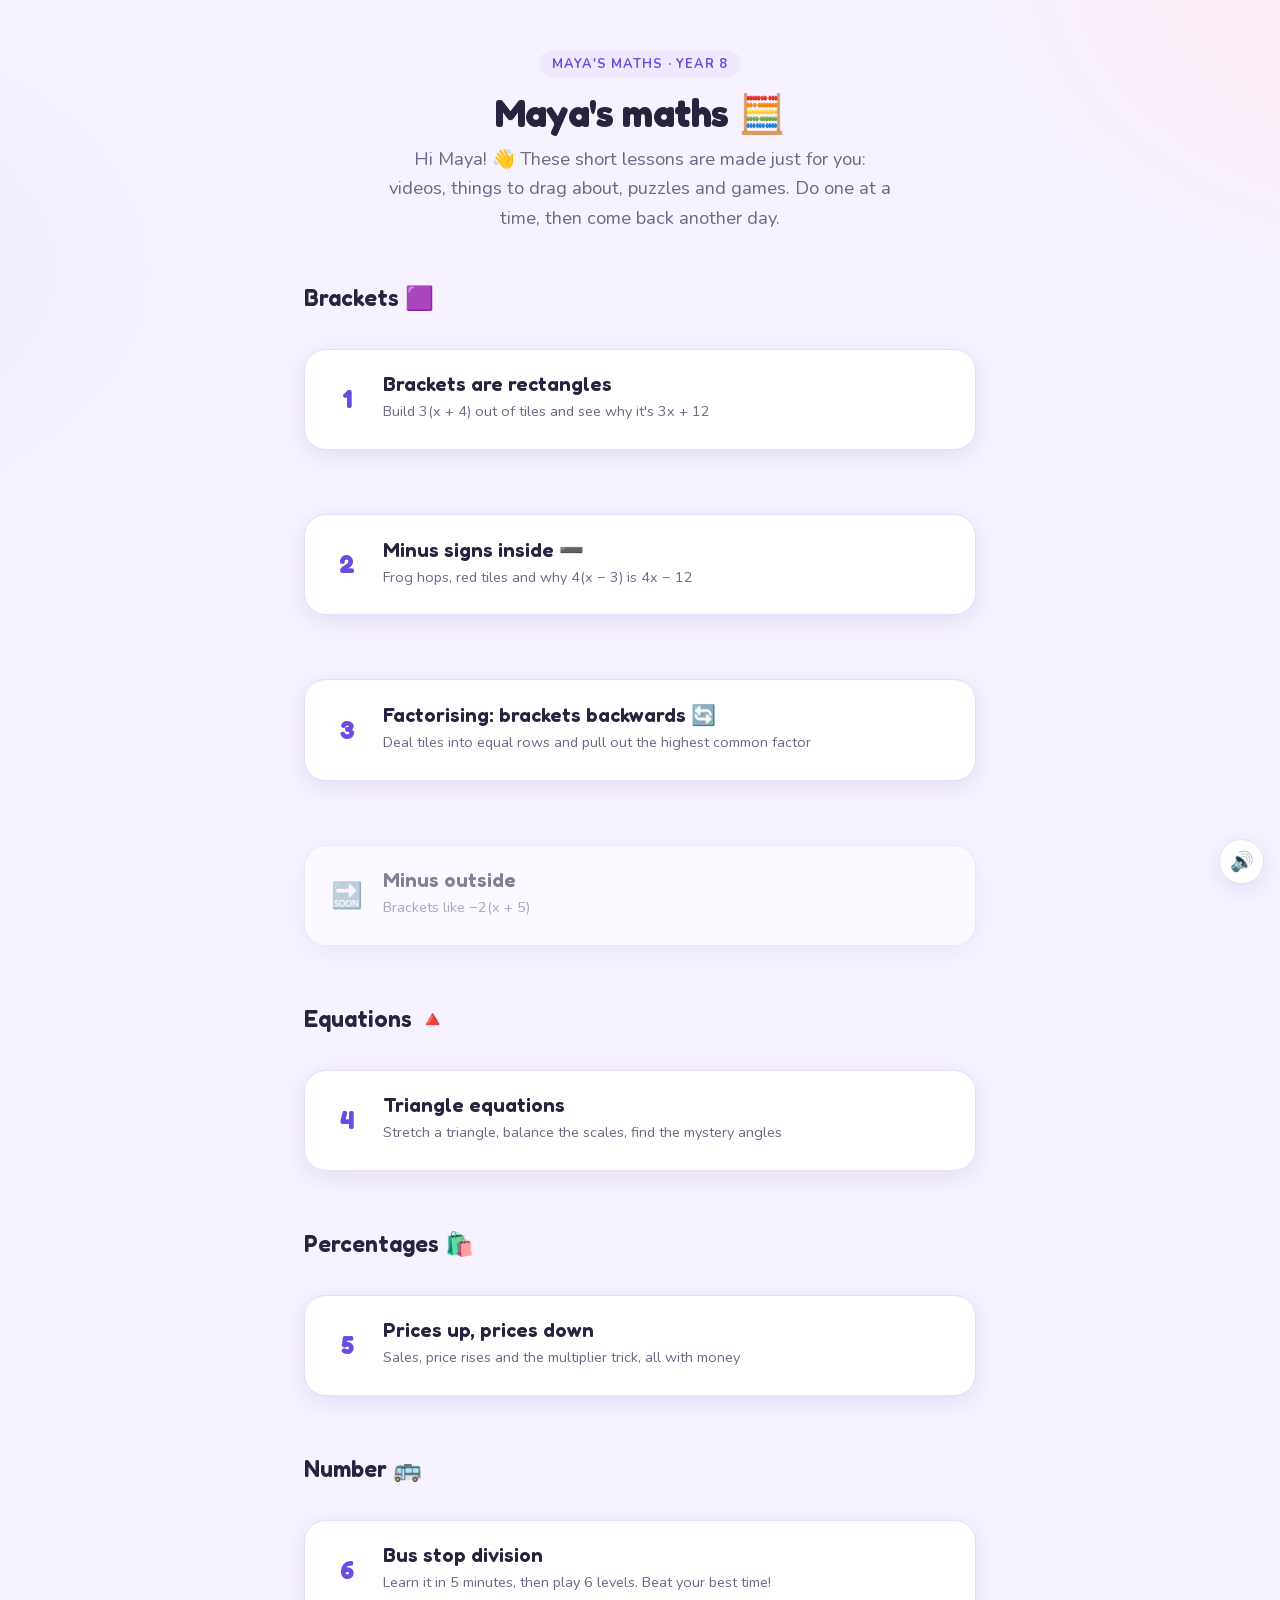
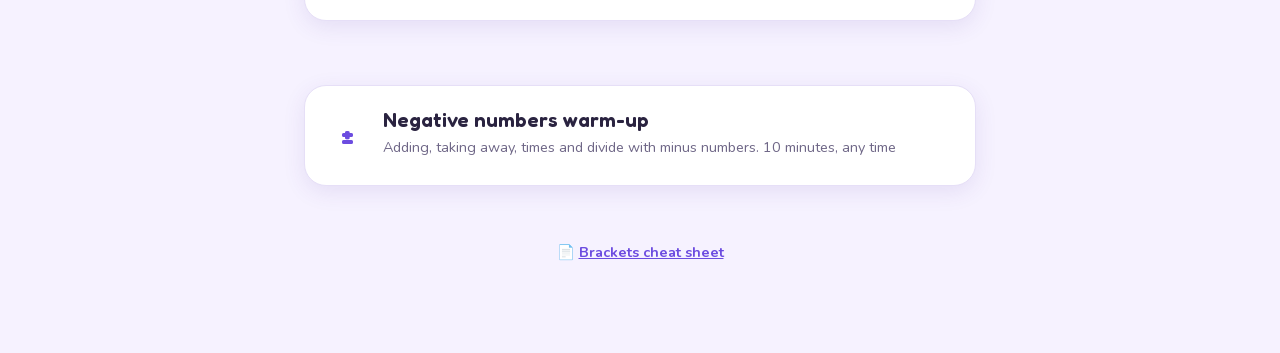
<file: index.html>
<!doctype html>
<html lang="en-GB" data-learner="Maya">
<head>
<meta charset="utf-8">
<meta name="viewport" content="width=device-width, initial-scale=1, viewport-fit=cover">
<meta name="theme-color" content="#6c4ce0">
<meta name="apple-mobile-web-app-capable" content="yes">
<meta name="mobile-web-app-capable" content="yes">
<meta name="apple-mobile-web-app-title" content="Maya's Maths">
<meta name="apple-mobile-web-app-status-bar-style" content="default">
<link rel="manifest" href="manifest.webmanifest">
<link rel="apple-touch-icon" href="icons/apple-touch-icon.png">
<link rel="icon" type="image/png" sizes="192x192" href="icons/icon-192.png">
<script src="assets/pwa.js"></script>
<title>Maya's Maths</title>
<link rel="stylesheet" href="assets/course.css">
<script src="assets/sounds.js"></script>
<script src="assets/lesson.js"></script>
<script src="assets/whimsy.js"></script>
<style>
  .lesson-list { display: grid; gap: 1rem; margin-top: 1.5rem; }
  .lesson-link { display: flex; align-items: center; gap: 1rem; text-decoration: none; color: var(--ink); }
  .lesson-link .num { font: 700 1.6rem var(--display); color: var(--accent); width: 2.5rem; text-align: center; }
  .lesson-link strong { font: 600 1.25rem var(--display); display: block; }
  .soon { opacity: .55; }
</style>
</head>
<body>
<main>
  <header class="hero">
    <p class="kicker">Maya's maths · Year 8</p>
    <h1>Maya's <span data-sparkles>maths</span> <span class="wiggle">🧮</span></h1>
    <p class="lede">Hi Maya! 👋 These short lessons are made just for you: videos, things to drag about, puzzles and games. Do one at a time, then come back another day.</p>
  </header>

  <h2 style="margin-top:1.5rem">Brackets 🟪</h2>
  <div class="lesson-list" style="margin-top:.8rem">
    <a class="card lesson-link" href="lessons/0001-brackets-as-rectangles.html">
      <span class="num">1</span>
      <span><strong>Brackets are rectangles</strong><span class="meta">Build 3(x + 4) out of tiles and see why it's 3x + 12</span></span>
    </a>
    <a class="card lesson-link" href="lessons/0002-minus-inside.html">
      <span class="num">2</span>
      <span><strong>Minus signs inside ➖</strong><span class="meta">Frog hops, red tiles and why 4(x − 3) is 4x − 12</span></span>
    </a>
    <a class="card lesson-link" href="lessons/0003-factorising.html">
      <span class="num">3</span>
      <span><strong>Factorising: brackets backwards 🔄</strong><span class="meta">Deal tiles into equal rows and pull out the highest common factor</span></span>
    </a>
    <div class="card lesson-link soon">
      <span class="num">🔜</span>
      <span><strong>Minus outside</strong><span class="meta">Brackets like −2(x + 5)</span></span>
    </div>
  </div>

  <h2 style="margin-top:2.2rem">Equations 🔺</h2>
  <div class="lesson-list" style="margin-top:.8rem">
    <a class="card lesson-link" href="lessons/0004-triangle-equations.html">
      <span class="num">4</span>
      <span><strong>Triangle equations</strong><span class="meta">Stretch a triangle, balance the scales, find the mystery angles</span></span>
    </a>
  </div>

  <h2 style="margin-top:2.2rem">Percentages 🛍️</h2>
  <div class="lesson-list" style="margin-top:.8rem">
    <a class="card lesson-link" href="lessons/0005-percentage-change.html">
      <span class="num">5</span>
      <span><strong>Prices up, prices down</strong><span class="meta">Sales, price rises and the multiplier trick, all with money</span></span>
    </a>
  </div>

  <h2 style="margin-top:2.2rem">Number 🚌</h2>
  <div class="lesson-list" style="margin-top:.8rem">
    <a class="card lesson-link" href="lessons/0006-bus-stop-division.html">
      <span class="num">6</span>
      <span><strong>Bus stop division</strong><span class="meta">Learn it in 5 minutes, then play 6 levels. Beat your best time!</span></span>
    </a>
    <a class="card lesson-link" href="lessons/extra-negative-numbers.html">
      <span class="num">±</span>
      <span><strong>Negative numbers warm-up</strong><span class="meta">Adding, taking away, times and divide with minus numbers. 10 minutes, any time</span></span>
    </a>
  </div>

  <p class="meta" style="text-align:center;margin-top:2rem">📄 <a href="reference/expanding-brackets.html">Brackets cheat sheet</a></p>
</main>
</body>
</html>
</file>
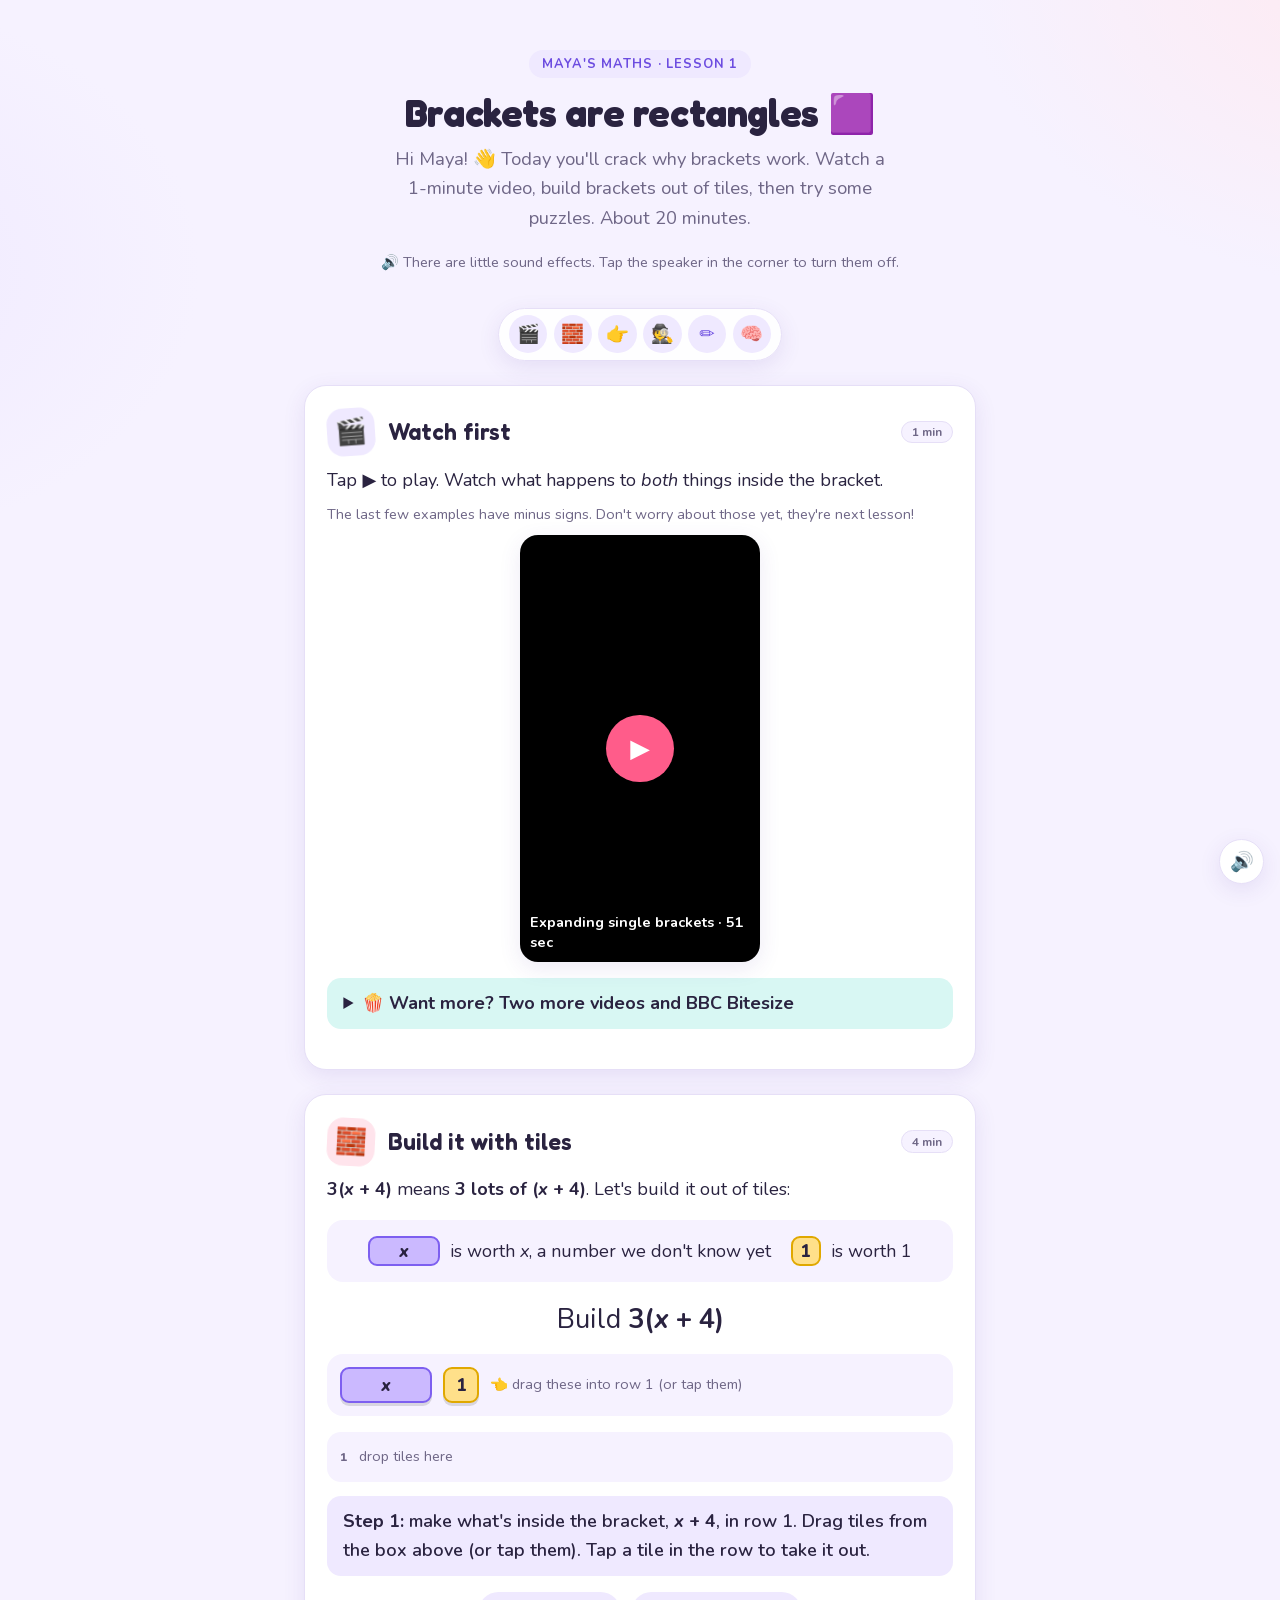
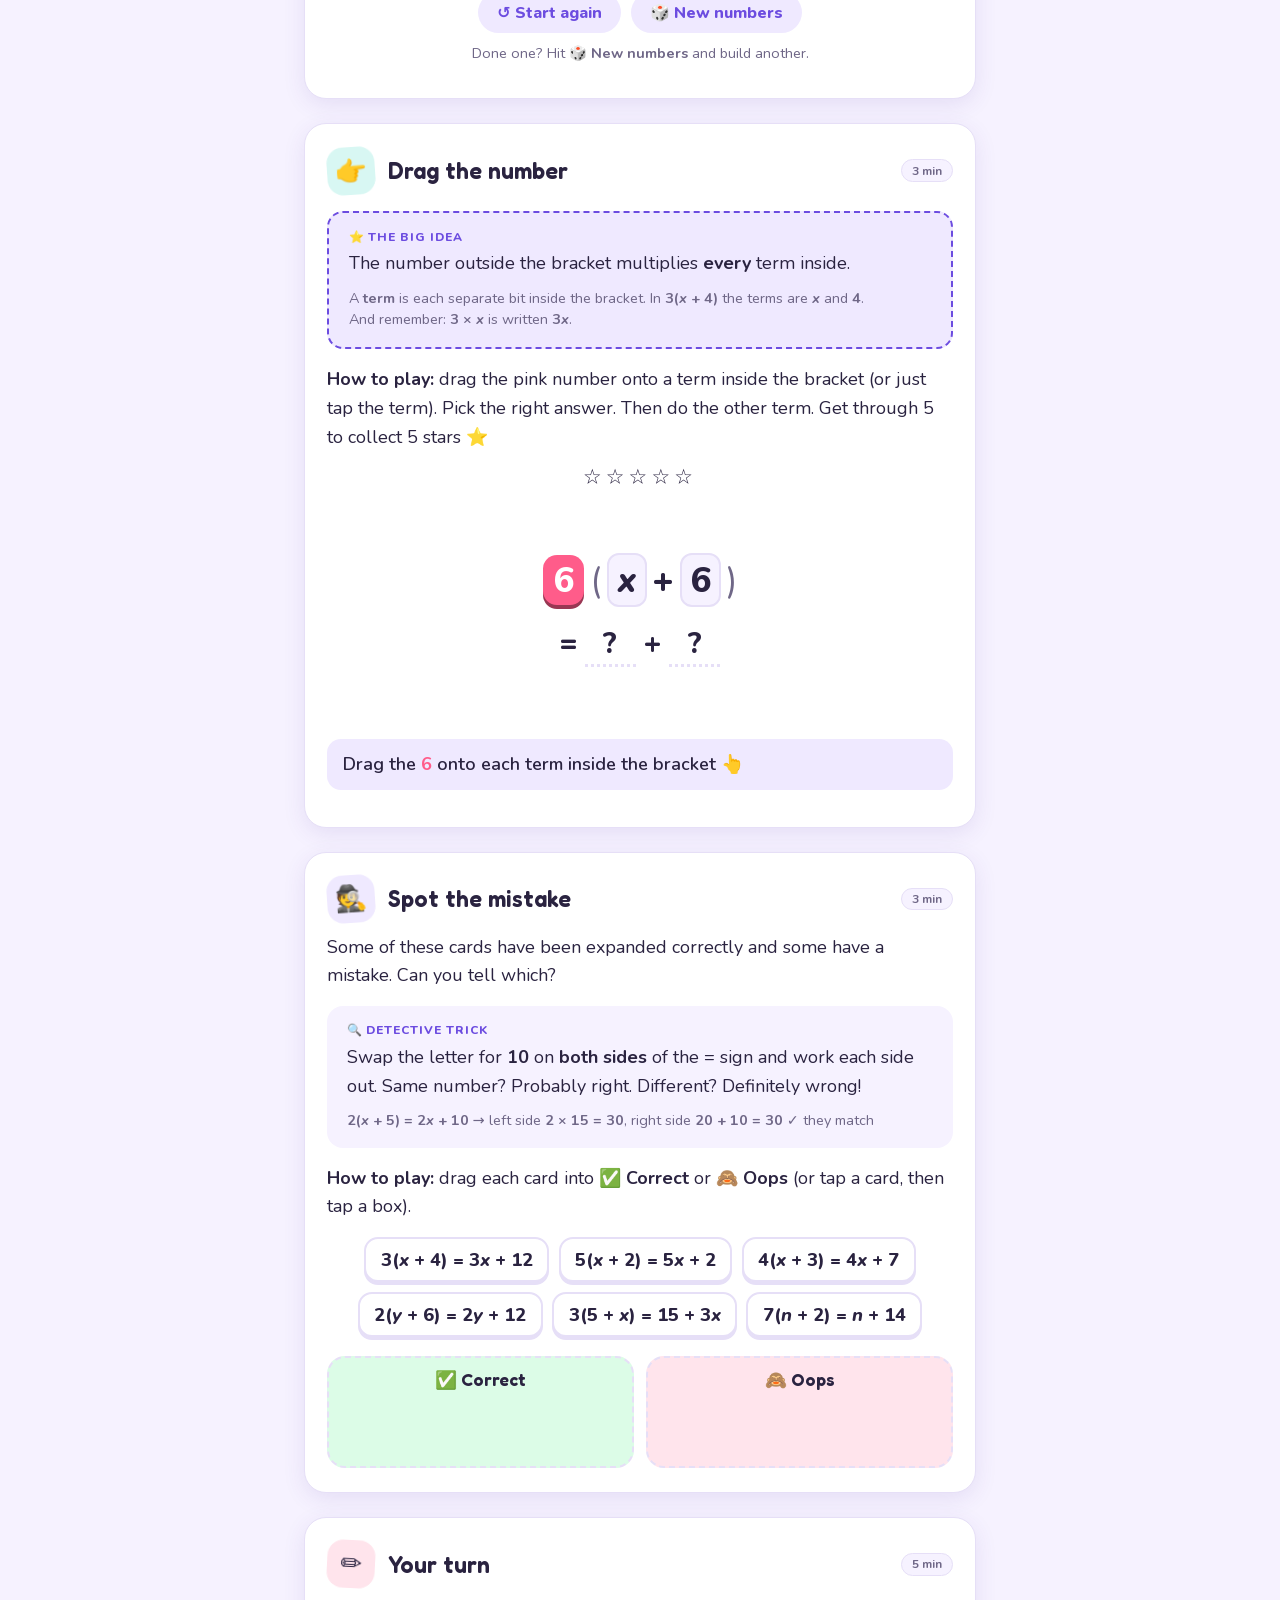
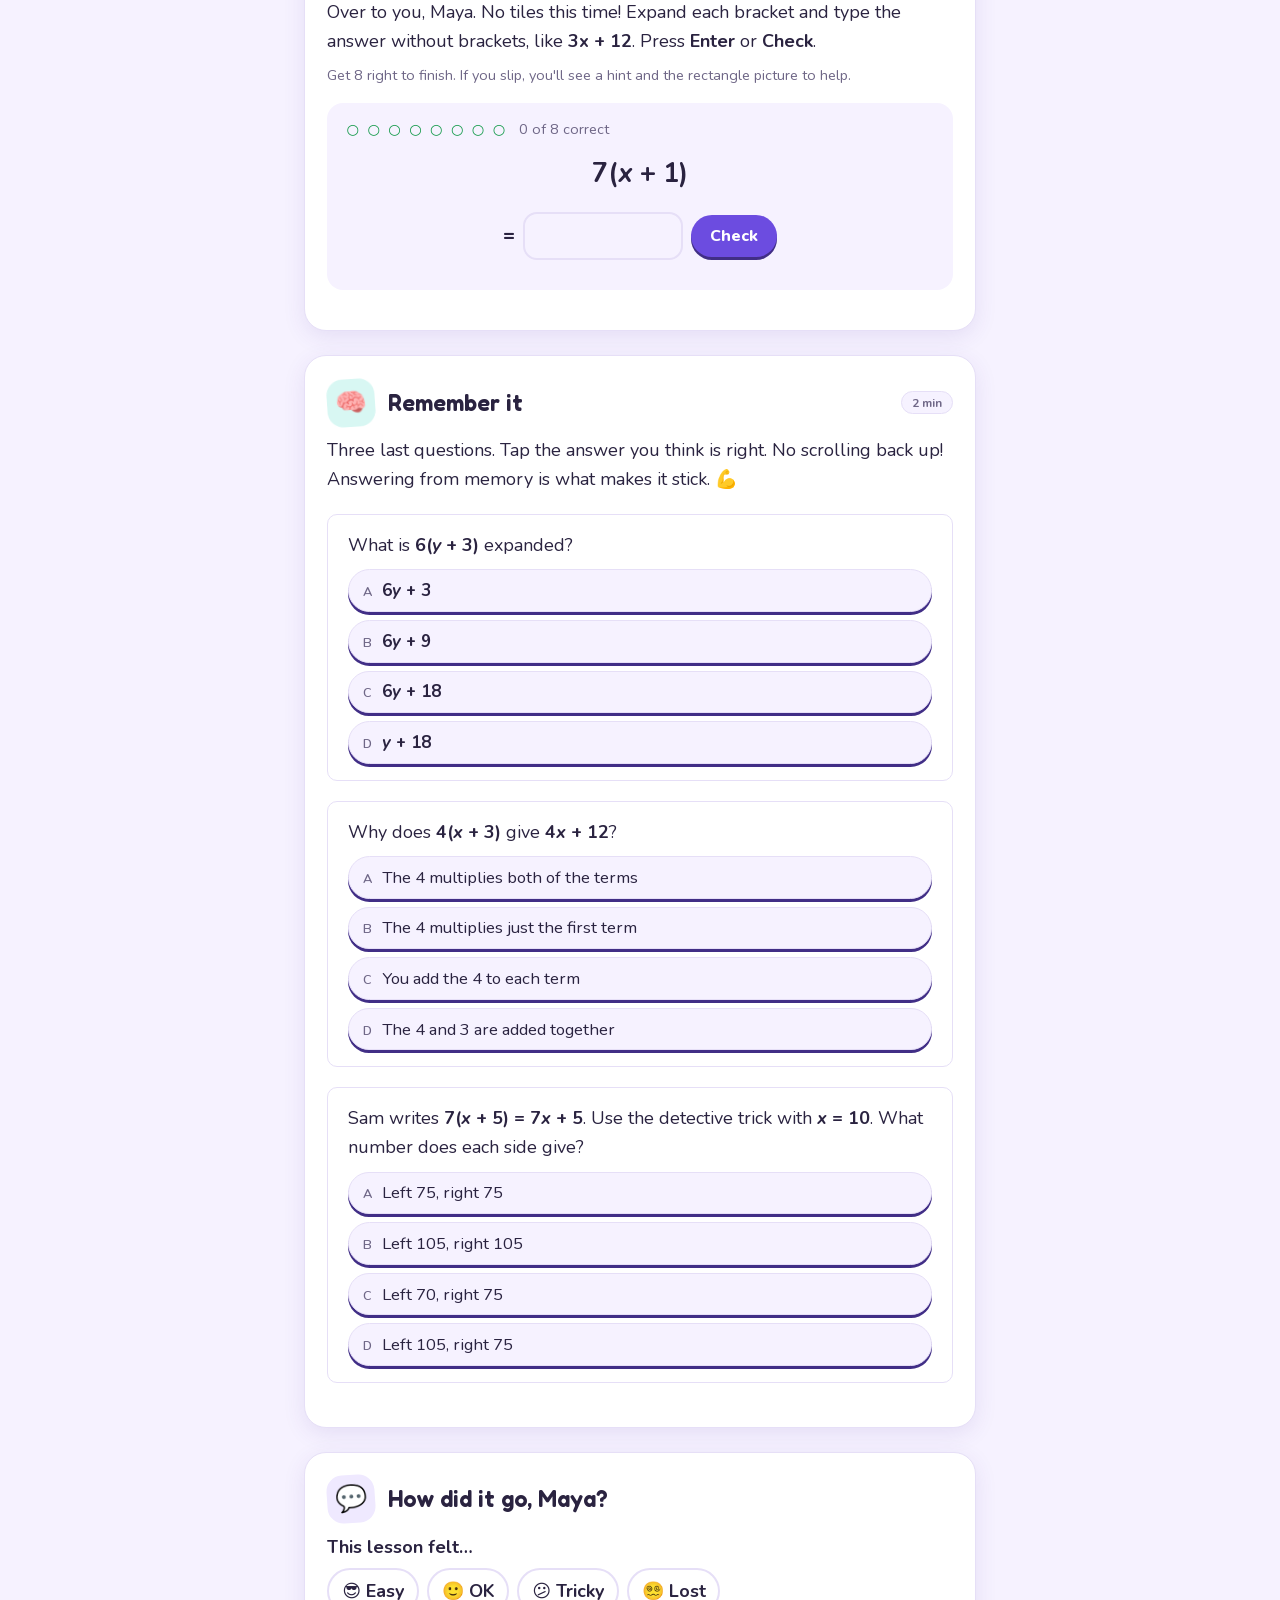
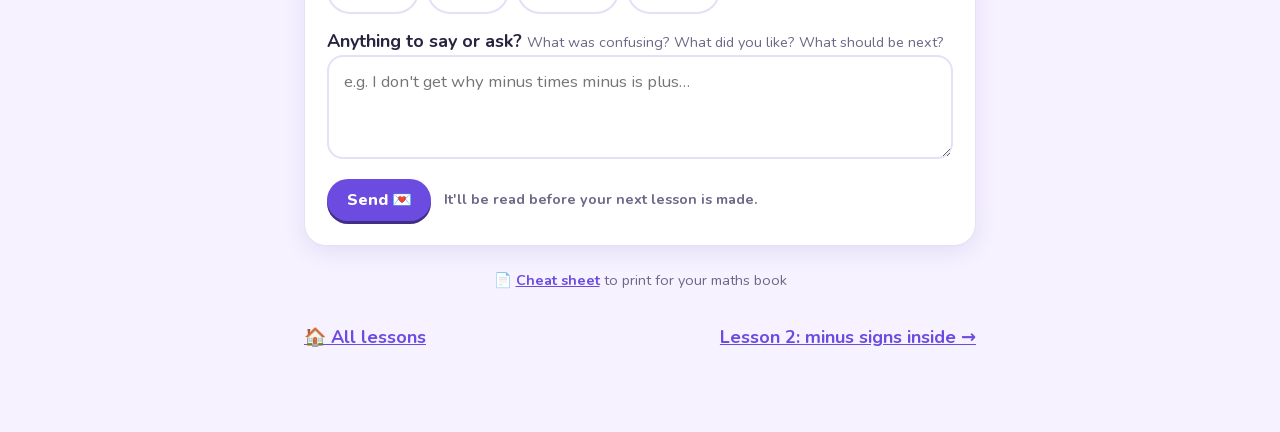
<file: lessons/0001-brackets-as-rectangles.html>
<!doctype html>
<html lang="en-GB" data-learner="Maya">
<head>
<meta charset="utf-8">
<meta name="viewport" content="width=device-width, initial-scale=1, viewport-fit=cover">
<meta name="theme-color" content="#6c4ce0">
<meta name="apple-mobile-web-app-capable" content="yes">
<meta name="mobile-web-app-capable" content="yes">
<meta name="apple-mobile-web-app-title" content="Maya's Maths">
<meta name="apple-mobile-web-app-status-bar-style" content="default">
<link rel="manifest" href="../manifest.webmanifest">
<link rel="apple-touch-icon" href="../icons/apple-touch-icon.png">
<link rel="icon" type="image/png" sizes="192x192" href="../icons/icon-192.png">
<script src="../assets/pwa.js"></script>
<title>Brackets as Rectangles</title>
<link rel="stylesheet" href="../assets/course.css">
<script src="../assets/expr.js"></script>
<script src="../assets/area-model.js"></script>
<script src="../assets/drag.js"></script>
<script src="../assets/sounds.js"></script>
<script src="../assets/lesson.js"></script>
<script src="../assets/whimsy.js"></script>
<script src="../assets/tiles.js"></script>
<script src="../assets/distribute.js"></script>
<script src="../assets/sort.js"></script>
<script src="../assets/practice.js"></script>
<script src="../assets/quiz.js"></script>
<script src="../assets/feedback.js"></script>
</head>
<body>
<main>

<header class="hero">
  <p class="kicker">Maya's maths · Lesson 1</p>
  <h1>Brackets are <span data-sparkles>rectangles</span> <span class="wiggle">🟪</span></h1>
  <p class="lede">Hi Maya! 👋 Today you'll crack why brackets work. Watch a 1-minute video, build brackets out of tiles, then try some puzzles. About 20 minutes.</p>
  <p class="meta">🔊 There are little sound effects. Tap the speaker in the corner to turn them off.</p>
</header>

<nav class="journey" aria-label="Lesson steps">
  <a href="#watch" data-step="watch" title="Watch">🎬</a>
  <a href="#build" data-step="tiles" title="Build with tiles">🧱</a>
  <a href="#drag" data-step="drag" title="Drag the number">👉</a>
  <a href="#spot" data-step="spot" title="Spot the mistake">🕵️</a>
  <a href="#practise" data-step="practice" title="Practise">✏️</a>
  <a href="#remember" data-step="quiz" title="Remember it">🧠</a>
</nav>

<!-- 1. WATCH -->
<section class="card" id="watch">
  <div class="card-head"><span class="bubble">🎬</span><h2>Watch first</h2><span class="chip">1 min</span></div>
  <p>Tap ▶ to play. Watch what happens to <em>both</em> things inside the bracket.</p>
  <p class="meta">The last few examples have minus signs. Don't worry about those yet, they're next lesson!</p>
  <button class="video short" data-yt="4eXVBUF_TF8" data-step="watch" data-label="Expanding single brackets · 51 sec"></button>
  <details class="reveal">
    <summary>🍿 Want more? Two more videos and BBC Bitesize</summary>
    <div class="videos">
      <button class="video" data-yt="ddsDEIOncQo" data-label="Brackets with algebra tiles (NCETM) · 2½ min"></button>
      <button class="video" data-yt="ZJA1qz4XovY" data-label="Expanding brackets (Corbettmaths) · 3 min"></button>
      <a class="link-card" href="https://www.bbc.co.uk/bitesize/articles/zbkyb82" target="_blank" rel="noopener">
        <span class="icon">📺</span><span><strong>BBC Bitesize: Multiplying brackets (KS3)</strong><span>Short video and examples on the BBC site</span></span>
      </a>
    </div>
    <p class="meta">The Corbettmaths one moves on to minus signs near the end. That's Lesson 2, so stop there if you like.</p>
  </details>
</section>

<!-- 2. BUILD -->
<section class="card" id="build">
  <div class="card-head"><span class="bubble">🧱</span><h2>Build it with tiles</h2><span class="chip">4 min</span></div>
  <p><span class="m">3(<i>x</i> + 4)</span> means <strong>3 lots of</strong> <span class="m">(<i>x</i> + 4)</span>. Let's build it out of tiles:</p>
  <div class="box" style="display:flex;gap:1.2rem;flex-wrap:wrap;align-items:center;justify-content:center">
    <span><span class="tile tx" style="width:72px;height:30px">x</span> &nbsp;is worth <i>x</i>, a number we don't know yet</span>
    <span><span class="tile t1" style="width:30px;height:30px">1</span> &nbsp;is worth 1</span>
  </div>
  <div id="tiles"></div>
  <p class="meta" style="text-align:center">Done one? Hit 🎲 <strong>New numbers</strong> and build another.</p>
</section>

<!-- 3. DRAG THE MULTIPLIER -->
<section class="card" id="drag">
  <div class="card-head"><span class="bubble">👉</span><h2>Drag the number</h2><span class="chip">3 min</span></div>
  <div class="box key">
    <span class="label">⭐ The big idea</span>
    The number outside the bracket multiplies <strong>every</strong> term inside.
    <p class="meta" style="margin-bottom:0">A <strong>term</strong> is each separate bit inside the bracket. In <span class="m">3(<i>x</i> + 4)</span> the terms are <span class="m"><i>x</i></span> and <span class="m">4</span>.<br>
    And remember: <span class="m">3 × <i>x</i></span> is written <span class="m">3<i>x</i></span>.</p>
  </div>
  <p><strong>How to play:</strong> drag the pink number onto a term inside the bracket (or just tap the term). Pick the right answer. Then do the other term. Get through 5 to collect 5 stars ⭐</p>
  <div id="distribute"></div>
</section>

<!-- 4. SPOT THE MISTAKE -->
<section class="card" id="spot">
  <div class="card-head"><span class="bubble">🕵️</span><h2>Spot the mistake</h2><span class="chip">3 min</span></div>
  <p>Some of these cards have been expanded correctly and some have a mistake. Can you tell which?</p>
  <div class="box">
    <span class="label">🔍 Detective trick</span>
    Swap the letter for <strong>10</strong> on <strong>both sides</strong> of the = sign and work each side out. Same number? Probably right. Different? Definitely wrong!
    <p class="meta" style="margin-bottom:0"><span class="m">2(<i>x</i> + 5) = 2<i>x</i> + 10</span> → left side <span class="m">2 × 15 = 30</span>, right side <span class="m">20 + 10 = 30</span> ✓ they match</p>
  </div>
  <p><strong>How to play:</strong> drag each card into <strong>✅ Correct</strong> or <strong>🙈 Oops</strong> (or tap a card, then tap a box).</p>
  <div id="sort"></div>
</section>

<!-- 5. PRACTISE -->
<section class="card" id="practise">
  <div class="card-head"><span class="bubble">✏️</span><h2>Your turn</h2><span class="chip">5 min</span></div>
  <p>Over to you, Maya. No tiles this time! Expand each bracket and type the answer without brackets, like <span class="m">3x + 12</span>. Press <strong>Enter</strong> or <strong>Check</strong>.</p>
  <p class="meta">Get 8 right to finish. If you slip, you'll see a hint and the rectangle picture to help.</p>
  <div id="practice"></div>
</section>

<!-- 6. REMEMBER -->
<section class="card" id="remember">
  <div class="card-head"><span class="bubble">🧠</span><h2>Remember it</h2><span class="chip">2 min</span></div>
  <p>Three last questions. Tap the answer you think is right. No scrolling back up! Answering from memory is what makes it stick. 💪</p>

  <div class="quiz" data-answer="2" data-hint="The 6 has to multiply <strong>both</strong> terms inside. What's 6 × 3?" data-why="The 6 multiplies both terms: 6 × y = 6y and 6 × 3 = 18.">
    <p>What is <span class="m">6(<i>y</i> + 3)</span> expanded?</p>
    <ol>
      <li><span class="m">6<i>y</i> + 3</span></li>
      <li><span class="m">6<i>y</i> + 9</span></li>
      <li><span class="m">6<i>y</i> + 18</span></li>
      <li><span class="m"><i>y</i> + 18</span></li>
    </ol>
  </div>

  <div class="quiz" data-answer="0" data-hint="Think back to the tiles: what did the 4 rows do to <strong>every</strong> tile in the bracket?" data-why="Like the tiles: the 4 makes 4 rows, so every tile inside gets copied 4 times.">
    <p>Why does <span class="m">4(<i>x</i> + 3)</span> give <span class="m">4<i>x</i> + 12</span>?</p>
    <ol>
      <li>The 4 multiplies both of the terms</li>
      <li>The 4 multiplies just the first term</li>
      <li>You add the 4 to each term</li>
      <li>The 4 and 3 are added together</li>
    </ol>
  </div>

  <div class="quiz" data-answer="3" data-hint="Work out each side separately. Left: 7 × (10 + 5). Right: 7 × 10 + 5." data-why="7(10 + 5) = 7 × 15 = 105, but 7 × 10 + 5 = 75. They don't match, so 7x + 5 is wrong. It should be 7x + 35.">
    <p>Sam writes <span class="m">7(<i>x</i> + 5) = 7<i>x</i> + 5</span>. Use the detective trick with <span class="m"><i>x</i> = 10</span>. What number does each side give?</p>
    <ol>
      <li>Left 75, right 75</li>
      <li>Left 105, right 105</li>
      <li>Left 70, right 75</li>
      <li>Left 105, right 75</li>
    </ol>
  </div>
  <p class="quiz-score" style="text-align:center;font-weight:700" aria-live="polite"></p>
</section>

<form class="card fb-form" name="feedback" method="POST" data-netlify="true" netlify-honeypot="bot-field">
  <div class="card-head"><span class="bubble">💬</span><h2>How did it go, Maya?</h2></div>
  <input type="hidden" name="form-name" value="feedback">
  <input type="hidden" name="page" value="Lesson 1: Brackets are rectangles">
  <p hidden><label>Leave this empty: <input name="bot-field"></label></p>
  <fieldset class="fb-moods">
    <legend>This lesson felt…</legend>
    <label><input type="radio" name="feeling" value="Easy"><span>😎 Easy</span></label>
    <label><input type="radio" name="feeling" value="OK"><span>🙂 OK</span></label>
    <label><input type="radio" name="feeling" value="Tricky"><span>😕 Tricky</span></label>
    <label><input type="radio" name="feeling" value="Lost"><span>😵‍💫 Lost</span></label>
  </fieldset>
  <label for="fb-message"><strong>Anything to say or ask?</strong> <span class="meta">What was confusing? What did you like? What should be next?</span></label>
  <textarea id="fb-message" name="message" maxlength="2000" placeholder="e.g. I don't get why minus times minus is plus…"></textarea>
  <div class="fb-row"><button type="submit">Send 💌</button><p class="fb-status meta" aria-live="polite">It'll be read before your next lesson is made.</p></div>
</form>

<p class="meta" style="text-align:center;margin-top:1.5rem">📄 <a href="../reference/expanding-brackets.html">Cheat sheet</a> to print for your maths book</p>

<nav class="lessons">
  <a href="../index.html">🏠 All lessons</a>
  <a href="0002-minus-inside.html">Lesson 2: minus signs inside →</a>
</nav>

</main>
<script>
  const rnd = (lo, hi) => lo + Math.floor(Math.random() * (hi - lo + 1));
  const pickLetter = () => ["x", "x", "y", "n", "m"][rnd(0, 4)];

  TileBuilder.mount(document.getElementById("tiles"), { a: 3, b: 4, letter: "x", onDone: () => Lesson.done("tiles") });

  Distribute.mount(document.getElementById("distribute"), {
    rounds: 5,
    generate: () => Distribute.single(rnd(2, 9), rnd(1, 9), pickLetter(), Math.random() < .25),
    onDone: () => Lesson.done("drag")
  });

  Sort.mount(document.getElementById("sort"), {
    bins: [ { id: "right", label: "✅ Correct" }, { id: "wrong", label: "🙈 Oops" } ],
    cards: [
      { html: "3(<i>x</i> + 4) = 3<i>x</i> + 12", bin: "right", why: "3 × <i>x</i> and 3 × 4. Both multiplied!", hint: "Swap <i>x</i> for 10 on both sides. Do they match?" },
      { html: "5(<i>x</i> + 2) = 5<i>x</i> + 2", bin: "wrong", why: "The 5 forgot the 2! It should be 5<i>x</i> + 10.", hint: "Swap <i>x</i> for 10: the left side is 5 × 12 = 60. Does the right side make 60?" },
      { html: "4(<i>x</i> + 3) = 4<i>x</i> + 7", bin: "wrong", why: "4 × 3 is 12, not 7. Multiply, don't add!", hint: "Look closely at the number part. Should it be 4 × 3 or 4 + 3?" },
      { html: "2(<i>y</i> + 6) = 2<i>y</i> + 12", bin: "right", why: "2 × <i>y</i> = 2<i>y</i> and 2 × 6 = 12.", hint: "Swap <i>y</i> for 10: the left side is 2 × 16 = 32. What does the right side make?" },
      { html: "3(5 + <i>x</i>) = 15 + 3<i>x</i>", bin: "right", why: "Sneaky one! 15 + 3<i>x</i> is the same as 3<i>x</i> + 15. Order doesn't matter when you add.", hint: "Swap <i>x</i> for 10 on both sides. Do they match?" },
      { html: "7(<i>n</i> + 2) = <i>n</i> + 14", bin: "wrong", why: "The 7 forgot the <i>n</i>! It should be 7<i>n</i> + 14.", hint: "Swap <i>n</i> for 10: the left side is 7 × 12 = 84. Does the right side make 84?" }
    ],
    onDone: () => Lesson.done("spot")
  });

  Practice.mount(document.getElementById("practice"), {
    goal: 8,
    onFinish: () => { Lesson.done("practice"); Celebrate.burst(); },
    generate() {
      const a = rnd(2, 9), b = rnd(1, 9), L = pickLetter();
      const prompt = Math.random() < .25 ? `${a}(${b} + ${L})` : `${a}(${L} + ${b})`;
      return {
        prompt,
        answer: `${a}${L} + ${a * b}`,
        diagnose(p) {
          const has = (lc, c) => (p[L] || 0) === lc && (p["1"] || 0) === c;
          if (has(a, b)) return `So close! You multiplied the <i>${L}</i> but the ${b} got left out. The ${a} multiplies <strong>every</strong> term.`;
          if (has(1, a * b)) return `So close! The ${b} got multiplied but the <i>${L}</i> didn't. The ${a} multiplies <strong>every</strong> term.`;
          if (has(a, a + b)) return `Careful: ${a} × ${b} means multiply, not add.`;
          return null;
        },
        explain(box) {
          AreaModel.render(box, {
            outer: { label: String(a), size: Math.min(a, 5) },
            parts: [ { label: L, size: 8, product: a + L }, { label: String(b), size: Math.max(b, 2.5), product: String(a * b) } ],
            showTotal: true, maxWidth: 380
          });
        }
      };
    }
  });

  document.addEventListener("quiz:finished", () => Lesson.done("quiz"));
</script>
</body>
</html>
</file>
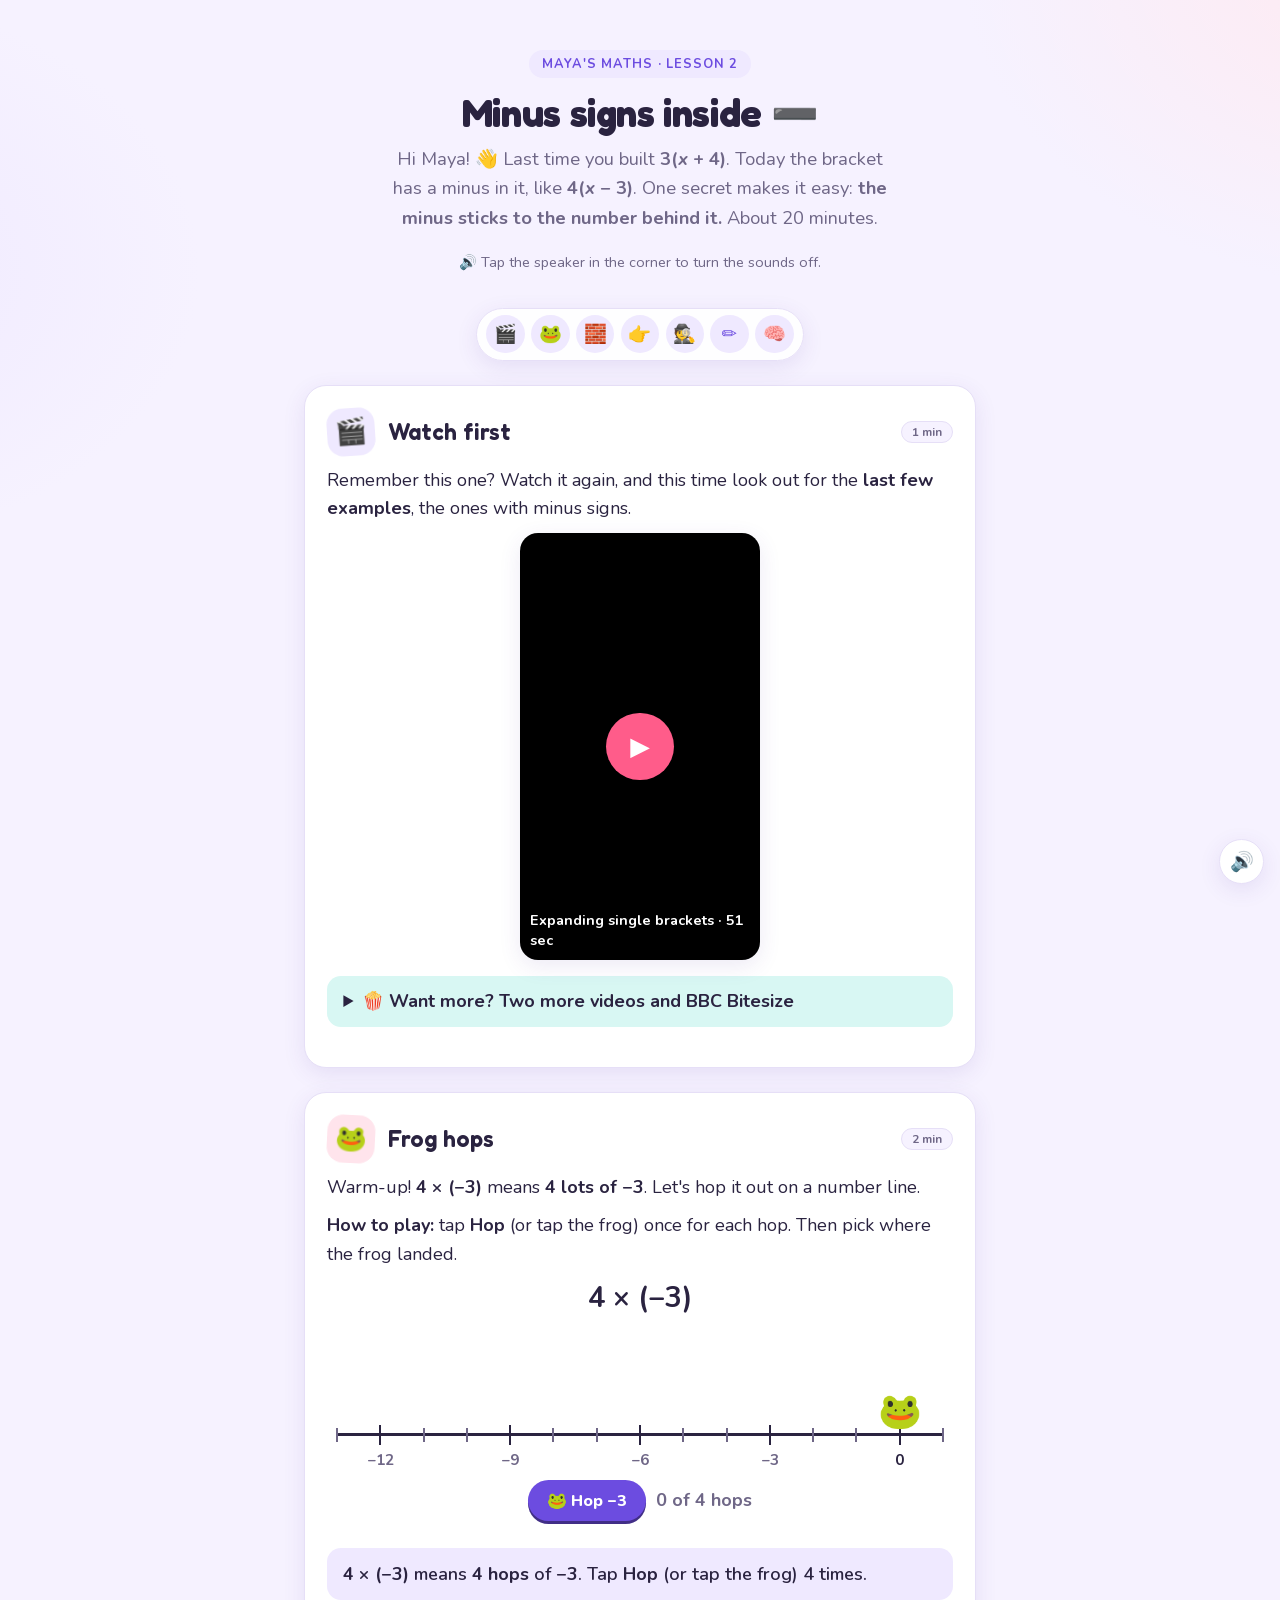
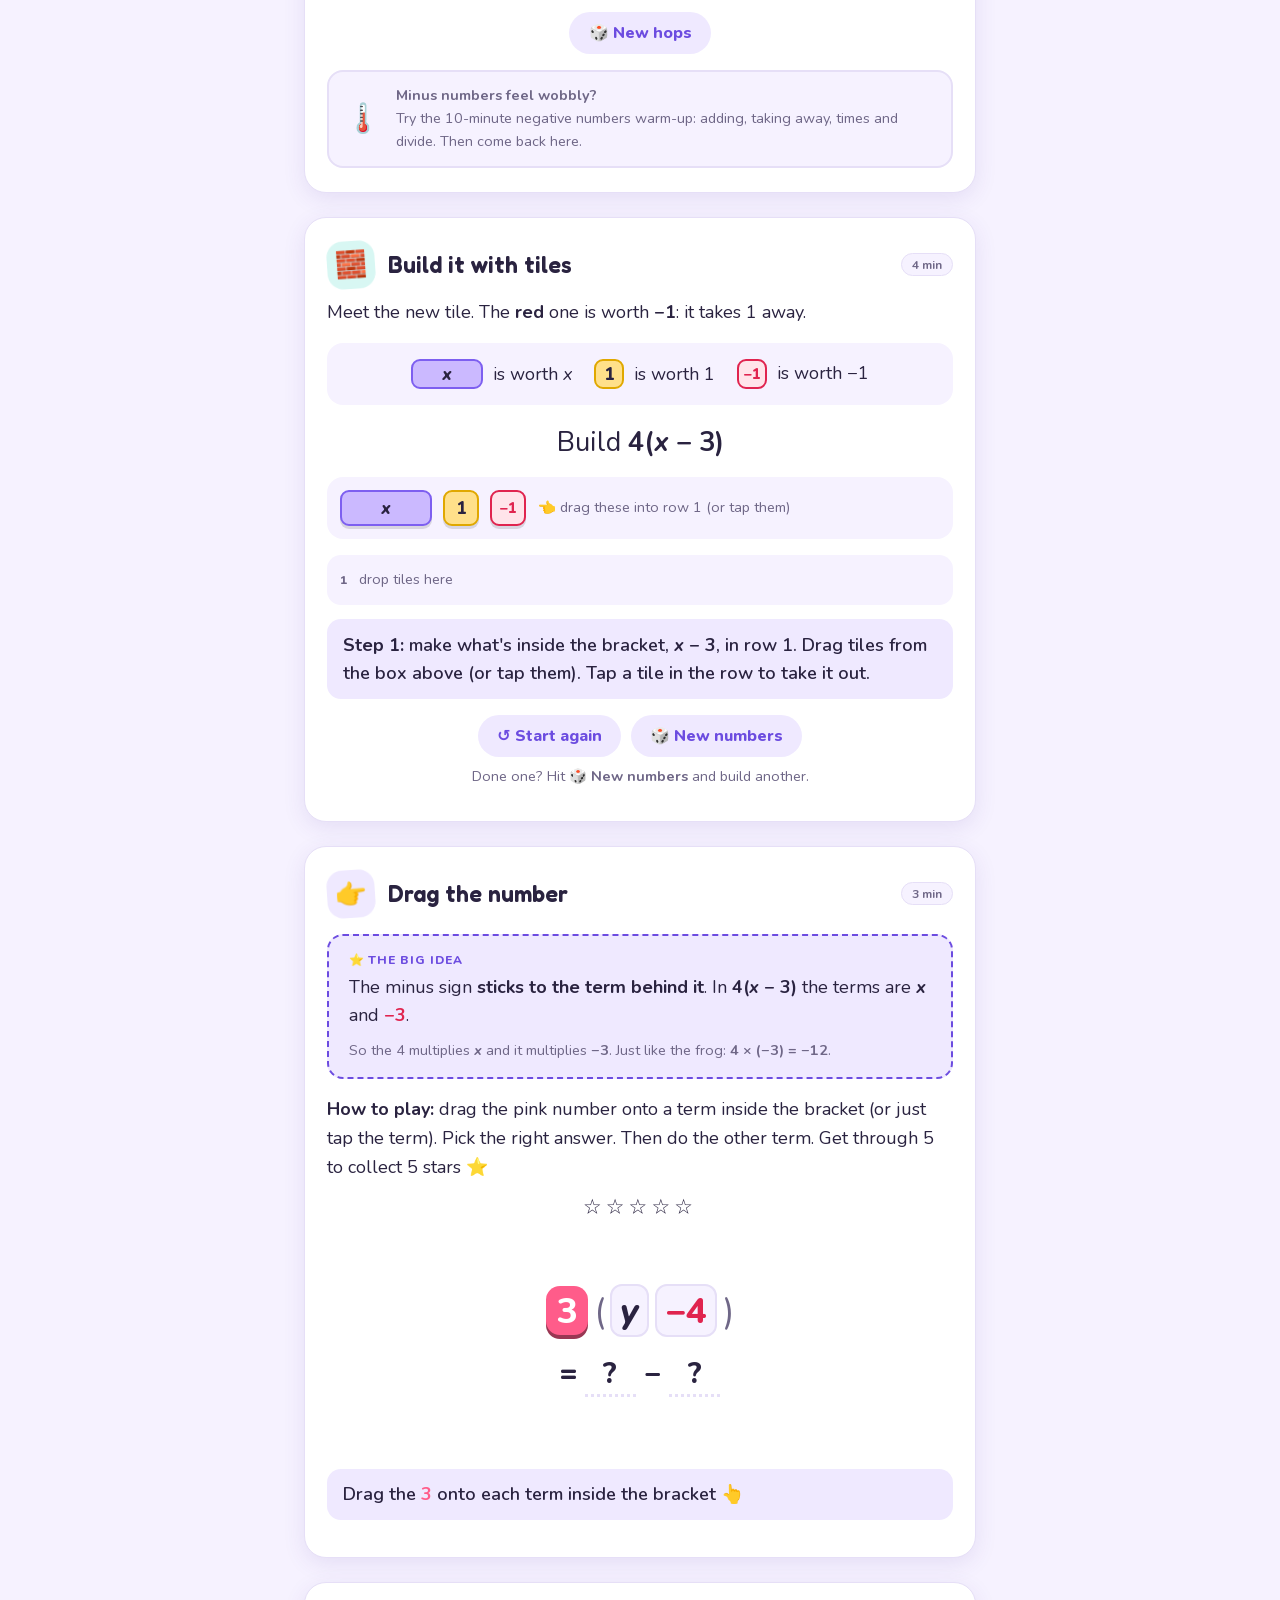
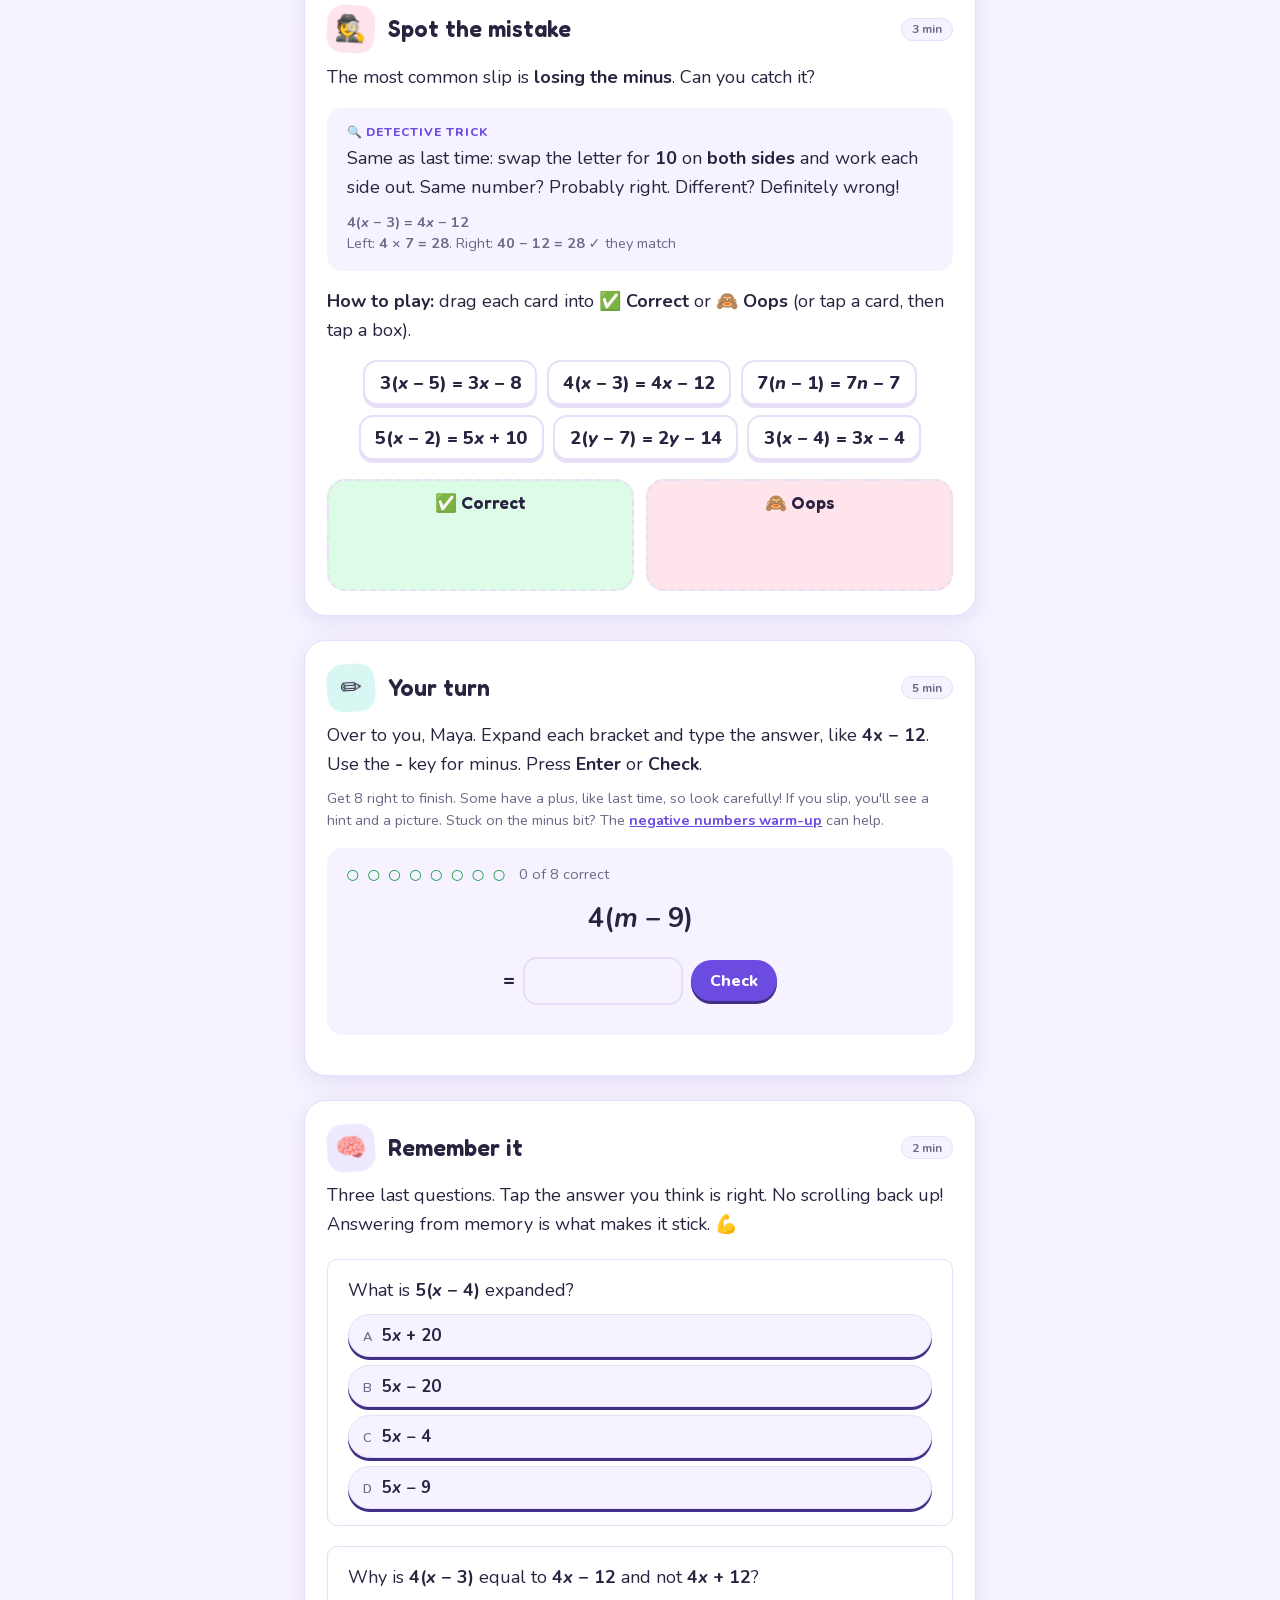
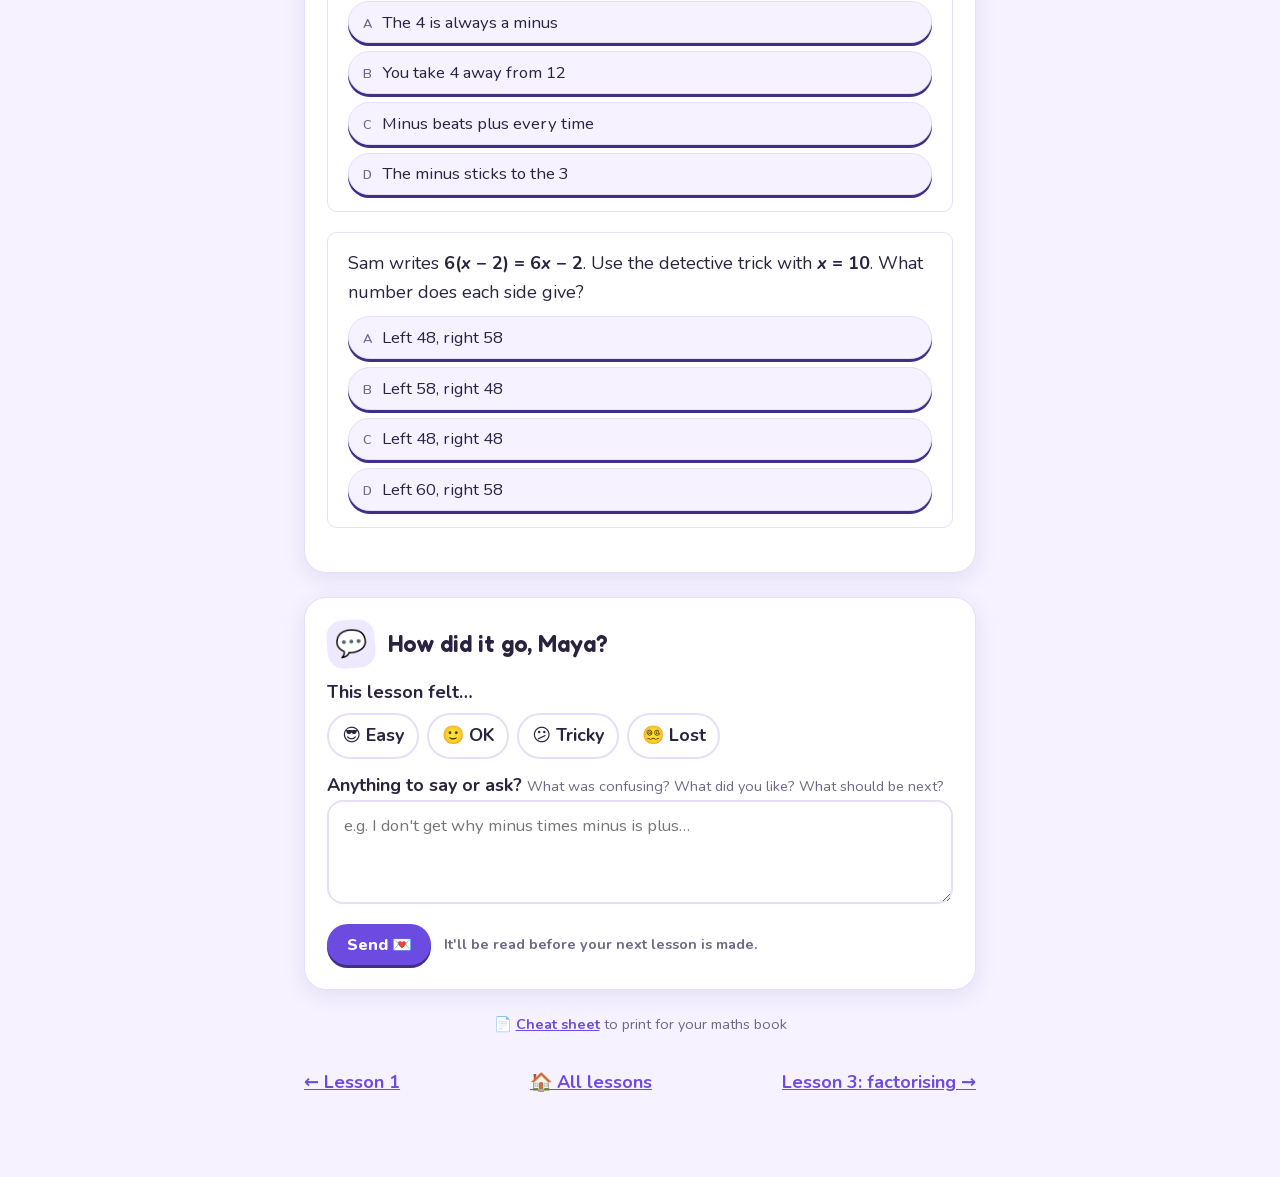
<file: lessons/0002-minus-inside.html>
<!doctype html>
<html lang="en-GB" data-learner="Maya">
<head>
<meta charset="utf-8">
<meta name="viewport" content="width=device-width, initial-scale=1, viewport-fit=cover">
<meta name="theme-color" content="#6c4ce0">
<meta name="apple-mobile-web-app-capable" content="yes">
<meta name="mobile-web-app-capable" content="yes">
<meta name="apple-mobile-web-app-title" content="Maya's Maths">
<meta name="apple-mobile-web-app-status-bar-style" content="default">
<link rel="manifest" href="../manifest.webmanifest">
<link rel="apple-touch-icon" href="../icons/apple-touch-icon.png">
<link rel="icon" type="image/png" sizes="192x192" href="../icons/icon-192.png">
<script src="../assets/pwa.js"></script>
<title>Minus Signs Inside</title>
<link rel="stylesheet" href="../assets/course.css">
<script src="../assets/expr.js"></script>
<script src="../assets/area-model.js"></script>
<script src="../assets/drag.js"></script>
<script src="../assets/sounds.js"></script>
<script src="../assets/lesson.js"></script>
<script src="../assets/whimsy.js"></script>
<script src="../assets/hops.js"></script>
<script src="../assets/tiles.js"></script>
<script src="../assets/distribute.js"></script>
<script src="../assets/sort.js"></script>
<script src="../assets/practice.js"></script>
<script src="../assets/quiz.js"></script>
<script src="../assets/feedback.js"></script>
</head>
<body>
<main>

<header class="hero">
  <p class="kicker">Maya's maths · Lesson 2</p>
  <h1>Minus signs <span data-sparkles>inside</span> <span class="wiggle">➖</span></h1>
  <p class="lede">Hi Maya! 👋 Last time you built <span class="m">3(<i>x</i> + 4)</span>. Today the bracket has a minus in it, like <span class="m">4(<i>x</i> − 3)</span>. One secret makes it easy: <strong>the minus sticks to the number behind it.</strong> About 20 minutes.</p>
  <p class="meta">🔊 Tap the speaker in the corner to turn the sounds off.</p>
</header>

<nav class="journey" aria-label="Lesson steps">
  <a href="#watch" data-step="watch" title="Watch">🎬</a>
  <a href="#hop" data-step="hops" title="Frog hops">🐸</a>
  <a href="#build" data-step="tiles" title="Build with tiles">🧱</a>
  <a href="#drag" data-step="drag" title="Drag the number">👉</a>
  <a href="#spot" data-step="spot" title="Spot the mistake">🕵️</a>
  <a href="#practise" data-step="practice" title="Practise">✏️</a>
  <a href="#remember" data-step="quiz" title="Remember it">🧠</a>
</nav>

<!-- 1. WATCH -->
<section class="card" id="watch">
  <div class="card-head"><span class="bubble">🎬</span><h2>Watch first</h2><span class="chip">1 min</span></div>
  <p>Remember this one? Watch it again, and this time look out for the <strong>last few examples</strong>, the ones with minus signs.</p>
  <button class="video short" data-yt="4eXVBUF_TF8" data-step="watch" data-label="Expanding single brackets · 51 sec"></button>
  <details class="reveal">
    <summary>🍿 Want more? Two more videos and BBC Bitesize</summary>
    <div class="videos">
      <button class="video" data-yt="IX4fnfbbqkk" data-label="Multiplying negatives (Corbettmaths) · 3½ min"></button>
      <button class="video" data-yt="ZJA1qz4XovY" data-label="Expanding brackets (Corbettmaths) · 3 min"></button>
      <a class="link-card" href="https://www.bbc.co.uk/bitesize/articles/zbkyb82" target="_blank" rel="noopener">
        <span class="icon">📺</span><span><strong>BBC Bitesize: Multiplying brackets (KS3)</strong><span>Short video and examples on the BBC site</span></span>
      </a>
    </div>
    <p class="meta">The expanding brackets video gets to minus signs near the end. That's exactly today's bit.</p>
  </details>
</section>

<!-- 2. HOPS -->
<section class="card" id="hop">
  <div class="card-head"><span class="bubble">🐸</span><h2>Frog hops</h2><span class="chip">2 min</span></div>
  <p>Warm-up! <span class="m">4 × (−3)</span> means <strong>4 lots of −3</strong>. Let's hop it out on a number line.</p>
  <p><strong>How to play:</strong> tap <strong>Hop</strong> (or tap the frog) once for each hop. Then pick where the frog landed.</p>
  <div id="hops"></div>
  <a class="link-card" href="extra-negative-numbers.html" style="margin-top:1rem">
    <span class="icon">🌡️</span><span><strong>Minus numbers feel wobbly?</strong><span>Try the 10-minute negative numbers warm-up: adding, taking away, times and divide. Then come back here.</span></span>
  </a>
</section>

<!-- 3. BUILD -->
<section class="card" id="build">
  <div class="card-head"><span class="bubble">🧱</span><h2>Build it with tiles</h2><span class="chip">4 min</span></div>
  <p>Meet the new tile. The <strong>red</strong> one is worth <strong>−1</strong>: it takes 1 away.</p>
  <div class="box" style="display:flex;gap:1rem 1.4rem;flex-wrap:wrap;align-items:center;justify-content:center">
    <span><span class="tile tx" style="width:72px;height:30px">x</span> &nbsp;is worth <i>x</i></span>
    <span><span class="tile t1" style="width:30px;height:30px">1</span> &nbsp;is worth 1</span>
    <span><span class="tile tn" style="width:30px;height:30px">−1</span> &nbsp;is worth −1</span>
  </div>
  <div id="tiles"></div>
  <p class="meta" style="text-align:center">Done one? Hit 🎲 <strong>New numbers</strong> and build another.</p>
</section>

<!-- 4. DRAG THE MULTIPLIER -->
<section class="card" id="drag">
  <div class="card-head"><span class="bubble">👉</span><h2>Drag the number</h2><span class="chip">3 min</span></div>
  <div class="box key">
    <span class="label">⭐ The big idea</span>
    The minus sign <strong>sticks to the term behind it</strong>. In <span class="m">4(<i>x</i> − 3)</span> the terms are <span class="m"><i>x</i></span> and <span class="m" style="color:var(--bad)">−3</span>.
    <p class="meta" style="margin-bottom:0">So the 4 multiplies <span class="m"><i>x</i></span> and it multiplies <span class="m">−3</span>. Just like the frog: <span class="m">4 × (−3) = −12</span>.</p>
  </div>
  <p><strong>How to play:</strong> drag the pink number onto a term inside the bracket (or just tap the term). Pick the right answer. Then do the other term. Get through 5 to collect 5 stars ⭐</p>
  <div id="distribute"></div>
</section>

<!-- 5. SPOT THE MISTAKE -->
<section class="card" id="spot">
  <div class="card-head"><span class="bubble">🕵️</span><h2>Spot the mistake</h2><span class="chip">3 min</span></div>
  <p>The most common slip is <strong>losing the minus</strong>. Can you catch it?</p>
  <div class="box">
    <span class="label">🔍 Detective trick</span>
    Same as last time: swap the letter for <strong>10</strong> on <strong>both sides</strong> and work each side out. Same number? Probably right. Different? Definitely wrong!
    <p class="meta" style="margin-bottom:0"><span class="m">4(<i>x</i> − 3) = 4<i>x</i> − 12</span><br>Left: <span class="m">4 × 7 = 28</span>. Right: <span class="m">40 − 12 = 28</span> ✓ they match</p>
  </div>
  <p><strong>How to play:</strong> drag each card into <strong>✅ Correct</strong> or <strong>🙈 Oops</strong> (or tap a card, then tap a box).</p>
  <div id="sort"></div>
</section>

<!-- 6. PRACTISE -->
<section class="card" id="practise">
  <div class="card-head"><span class="bubble">✏️</span><h2>Your turn</h2><span class="chip">5 min</span></div>
  <p>Over to you, Maya. Expand each bracket and type the answer, like <span class="m">4x − 12</span>. Use the <strong>-</strong> key for minus. Press <strong>Enter</strong> or <strong>Check</strong>.</p>
  <p class="meta">Get 8 right to finish. Some have a plus, like last time, so look carefully! If you slip, you'll see a hint and a picture. Stuck on the minus bit? The <a href="extra-negative-numbers.html">negative numbers warm-up</a> can help.</p>
  <div id="practice"></div>
</section>

<!-- 7. REMEMBER -->
<section class="card" id="remember">
  <div class="card-head"><span class="bubble">🧠</span><h2>Remember it</h2><span class="chip">2 min</span></div>
  <p>Three last questions. Tap the answer you think is right. No scrolling back up! Answering from memory is what makes it stick. 💪</p>

  <div class="quiz" data-answer="1" data-hint="The 5 multiplies <strong>both</strong> terms, and the minus sticks to the 4. What's 5 × (−4)?" data-why="5 × x = 5x and 5 × (−4) = −20, so it's 5x − 20.">
    <p>What is <span class="m">5(<i>x</i> − 4)</span> expanded?</p>
    <ol>
      <li><span class="m">5<i>x</i> + 20</span></li>
      <li><span class="m">5<i>x</i> − 20</span></li>
      <li><span class="m">5<i>x</i> − 4</span></li>
      <li><span class="m">5<i>x</i> − 9</span></li>
    </ol>
  </div>

  <div class="quiz" data-answer="3" data-hint="Think of the red tiles: 4 rows, each with three −1 tiles. Are they worth plus or minus?" data-why="The minus belongs to the 3, so the 4 multiplies −3, giving −12. Like 4 rows of three red −1 tiles.">
    <p>Why is <span class="m">4(<i>x</i> − 3)</span> equal to <span class="m">4<i>x</i> − 12</span> and not <span class="m">4<i>x</i> + 12</span>?</p>
    <ol>
      <li>The 4 is always a minus</li>
      <li>You take 4 away from 12</li>
      <li>Minus beats plus every time</li>
      <li>The minus sticks to the 3</li>
    </ol>
  </div>

  <div class="quiz" data-answer="0" data-hint="Work out each side separately. Left: 6 × (10 − 2). Right: 6 × 10 − 2." data-why="6(10 − 2) = 6 × 8 = 48, but 60 − 2 = 58. They don't match, so 6x − 2 is wrong. It should be 6x − 12.">
    <p>Sam writes <span class="m">6(<i>x</i> − 2) = 6<i>x</i> − 2</span>. Use the detective trick with <span class="m"><i>x</i> = 10</span>. What number does each side give?</p>
    <ol>
      <li>Left 48, right 58</li>
      <li>Left 58, right 48</li>
      <li>Left 48, right 48</li>
      <li>Left 60, right 58</li>
    </ol>
  </div>
  <p class="quiz-score" style="text-align:center;font-weight:700" aria-live="polite"></p>
</section>

<form class="card fb-form" name="feedback" method="POST" data-netlify="true" netlify-honeypot="bot-field">
  <div class="card-head"><span class="bubble">💬</span><h2>How did it go, Maya?</h2></div>
  <input type="hidden" name="form-name" value="feedback">
  <input type="hidden" name="page" value="Lesson 2: Minus signs inside">
  <p hidden><label>Leave this empty: <input name="bot-field"></label></p>
  <fieldset class="fb-moods">
    <legend>This lesson felt…</legend>
    <label><input type="radio" name="feeling" value="Easy"><span>😎 Easy</span></label>
    <label><input type="radio" name="feeling" value="OK"><span>🙂 OK</span></label>
    <label><input type="radio" name="feeling" value="Tricky"><span>😕 Tricky</span></label>
    <label><input type="radio" name="feeling" value="Lost"><span>😵‍💫 Lost</span></label>
  </fieldset>
  <label for="fb-message"><strong>Anything to say or ask?</strong> <span class="meta">What was confusing? What did you like? What should be next?</span></label>
  <textarea id="fb-message" name="message" maxlength="2000" placeholder="e.g. I don't get why minus times minus is plus…"></textarea>
  <div class="fb-row"><button type="submit">Send 💌</button><p class="fb-status meta" aria-live="polite">It'll be read before your next lesson is made.</p></div>
</form>

<p class="meta" style="text-align:center;margin-top:1.5rem">📄 <a href="../reference/expanding-brackets.html">Cheat sheet</a> to print for your maths book</p>

<nav class="lessons">
  <a href="0001-brackets-as-rectangles.html">← Lesson 1</a>
  <a href="../index.html">🏠 All lessons</a>
  <a href="0003-factorising.html">Lesson 3: factorising →</a>
</nav>

</main>
<script>
  const rnd = (lo, hi) => lo + Math.floor(Math.random() * (hi - lo + 1));
  const pickLetter = () => ["x", "x", "y", "n", "m"][rnd(0, 4)];

  Hops.mount(document.getElementById("hops"), { times: 4, step: -3, onDone: () => Lesson.done("hops") });

  TileBuilder.mount(document.getElementById("tiles"), { a: 4, b: 3, letter: "x", sign: -1, onDone: () => Lesson.done("tiles") });

  Distribute.mount(document.getElementById("distribute"), {
    rounds: 5,
    generate: () => Distribute.minus(rnd(2, 9), rnd(1, 9), pickLetter(), Math.random() < .2),
    onDone: () => Lesson.done("drag")
  });

  Sort.mount(document.getElementById("sort"), {
    bins: [ { id: "right", label: "✅ Correct" }, { id: "wrong", label: "🙈 Oops" } ],
    cards: [
      { html: "4(<i>x</i> − 3) = 4<i>x</i> − 12", bin: "right", why: "4 × <i>x</i> and 4 × (−3). The minus stayed!", hint: "Swap <i>x</i> for 10 on both sides. Do they match?" },
      { html: "5(<i>x</i> − 2) = 5<i>x</i> + 10", bin: "wrong", why: "The minus got lost! 5 × (−2) = −10, so it's 5<i>x</i> − 10.", hint: "Swap <i>x</i> for 10: the left side is 5 × 8 = 40. Does the right side make 40?" },
      { html: "3(<i>x</i> − 4) = 3<i>x</i> − 4", bin: "wrong", why: "The 3 forgot the 4! It should be 3<i>x</i> − 12.", hint: "Swap <i>x</i> for 10: the left side is 3 × 6 = 18. Does the right side make 18?" },
      { html: "2(<i>y</i> − 7) = 2<i>y</i> − 14", bin: "right", why: "2 × <i>y</i> = 2<i>y</i> and 2 × (−7) = −14.", hint: "Swap <i>y</i> for 10: the left side is 2 × 3 = 6. What does the right side make?" },
      { html: "3(<i>x</i> − 5) = 3<i>x</i> − 8", bin: "wrong", why: "3 × 5 is 15, not 8. Multiply, don't add! It's 3<i>x</i> − 15.", hint: "Look closely at the number part. Should it be 3 × 5 or 3 + 5?" },
      { html: "7(<i>n</i> − 1) = 7<i>n</i> − 7", bin: "right", why: "7 × <i>n</i> = 7<i>n</i> and 7 × (−1) = −7.", hint: "Swap <i>n</i> for 10: the left side is 7 × 9 = 63. What does the right side make?" }
    ],
    onDone: () => Lesson.done("spot")
  });

  Practice.mount(document.getElementById("practice"), {
    goal: 8,
    onFinish: () => { Lesson.done("practice"); Celebrate.burst(); },
    generate() {
      const a = rnd(2, 9), b = rnd(1, 9), L = pickLetter(), r = Math.random();
      // Mostly a(L − b); some a(b − L); a quarter are Lesson 1 style a(L + b) to keep that fresh.
      const kind = r < .6 ? "minus" : r < .75 ? "flip" : "plus";
      const prompt = kind === "minus" ? `${a}(${L} - ${b})` : kind === "flip" ? `${a}(${b} - ${L})` : `${a}(${L} + ${b})`;
      const answer = kind === "minus" ? `${a}${L} - ${a * b}` : kind === "flip" ? `${a * b} - ${a}${L}` : `${a}${L} + ${a * b}`;
      const sL = kind === "flip" ? -a : a, s1 = kind === "minus" ? -a * b : a * b;   // the right coefficients
      return {
        prompt, answer,
        diagnose(p) {
          const has = (lc, c) => (p[L] || 0) === lc && (p["1"] || 0) === c;
          if (kind !== "plus" && has(Math.abs(sL), Math.abs(s1))) return `So close! You lost the minus sign. It sticks to the ${kind === "minus" ? b : `<i>${L}</i>`}, so keep it in your answer.`;
          if (kind === "minus" && has(a, -b)) return `So close! The <i>${L}</i> got multiplied but the ${b} didn't. The ${a} multiplies <strong>every</strong> term, so it's ${a} × (−${b}).`;
          if (kind === "plus" && has(a, b)) return `So close! The ${b} got left out. The ${a} multiplies <strong>every</strong> term.`;
          if (has(sL, Math.sign(s1) * (a + b))) return `Careful: ${a} × ${b} means multiply, not add.`;
          if (kind === "plus" && has(a, -a * b)) return `Look again: this one has a <strong>plus</strong> inside, so the answer has a plus too.`;
          return null;
        },
        explain(box) {
          const pic = document.createElement("div");
          const note = document.createElement("p");
          note.className = "meta";
          if (kind === "minus") {
            AreaModel.render(pic, {
              outer: { label: String(a), size: Math.min(a, 5) },
              parts: [ { label: L, size: Math.max(8, b + 3), product: a + L }, { label: String(b), size: b, product: "-" + a * b, take: true } ],
              showTotal: true, maxWidth: 380
            });
            note.innerHTML = `The whole rectangle is <span class="m">${a} × <i>${L}</i> = ${a}<i>${L}</i></span>. Then cut off the striped <span class="m">${a} × ${b} = ${a * b}</span> piece. That leaves <span class="m">${a}<i>${L}</i> − ${a * b}</span>.`;
          } else if (kind === "flip") {
            note.innerHTML = `The ${a} multiplies both terms: <span class="m">${a} × ${b} = ${a * b}</span> and <span class="m">${a} × (−<i>${L}</i>) = −${a}<i>${L}</i></span>. So it's <span class="m">${a * b} − ${a}<i>${L}</i></span>. The minus stuck to the <i>${L}</i>.`;
          } else {
            AreaModel.render(pic, {
              outer: { label: String(a), size: Math.min(a, 5) },
              parts: [ { label: L, size: 8, product: a + L }, { label: String(b), size: Math.max(b, 2.5), product: String(a * b) } ],
              showTotal: true, maxWidth: 380
            });
          }
          box.append(pic, note);
        }
      };
    }
  });

  document.addEventListener("quiz:finished", () => Lesson.done("quiz"));
</script>
</body>
</html>
</file>
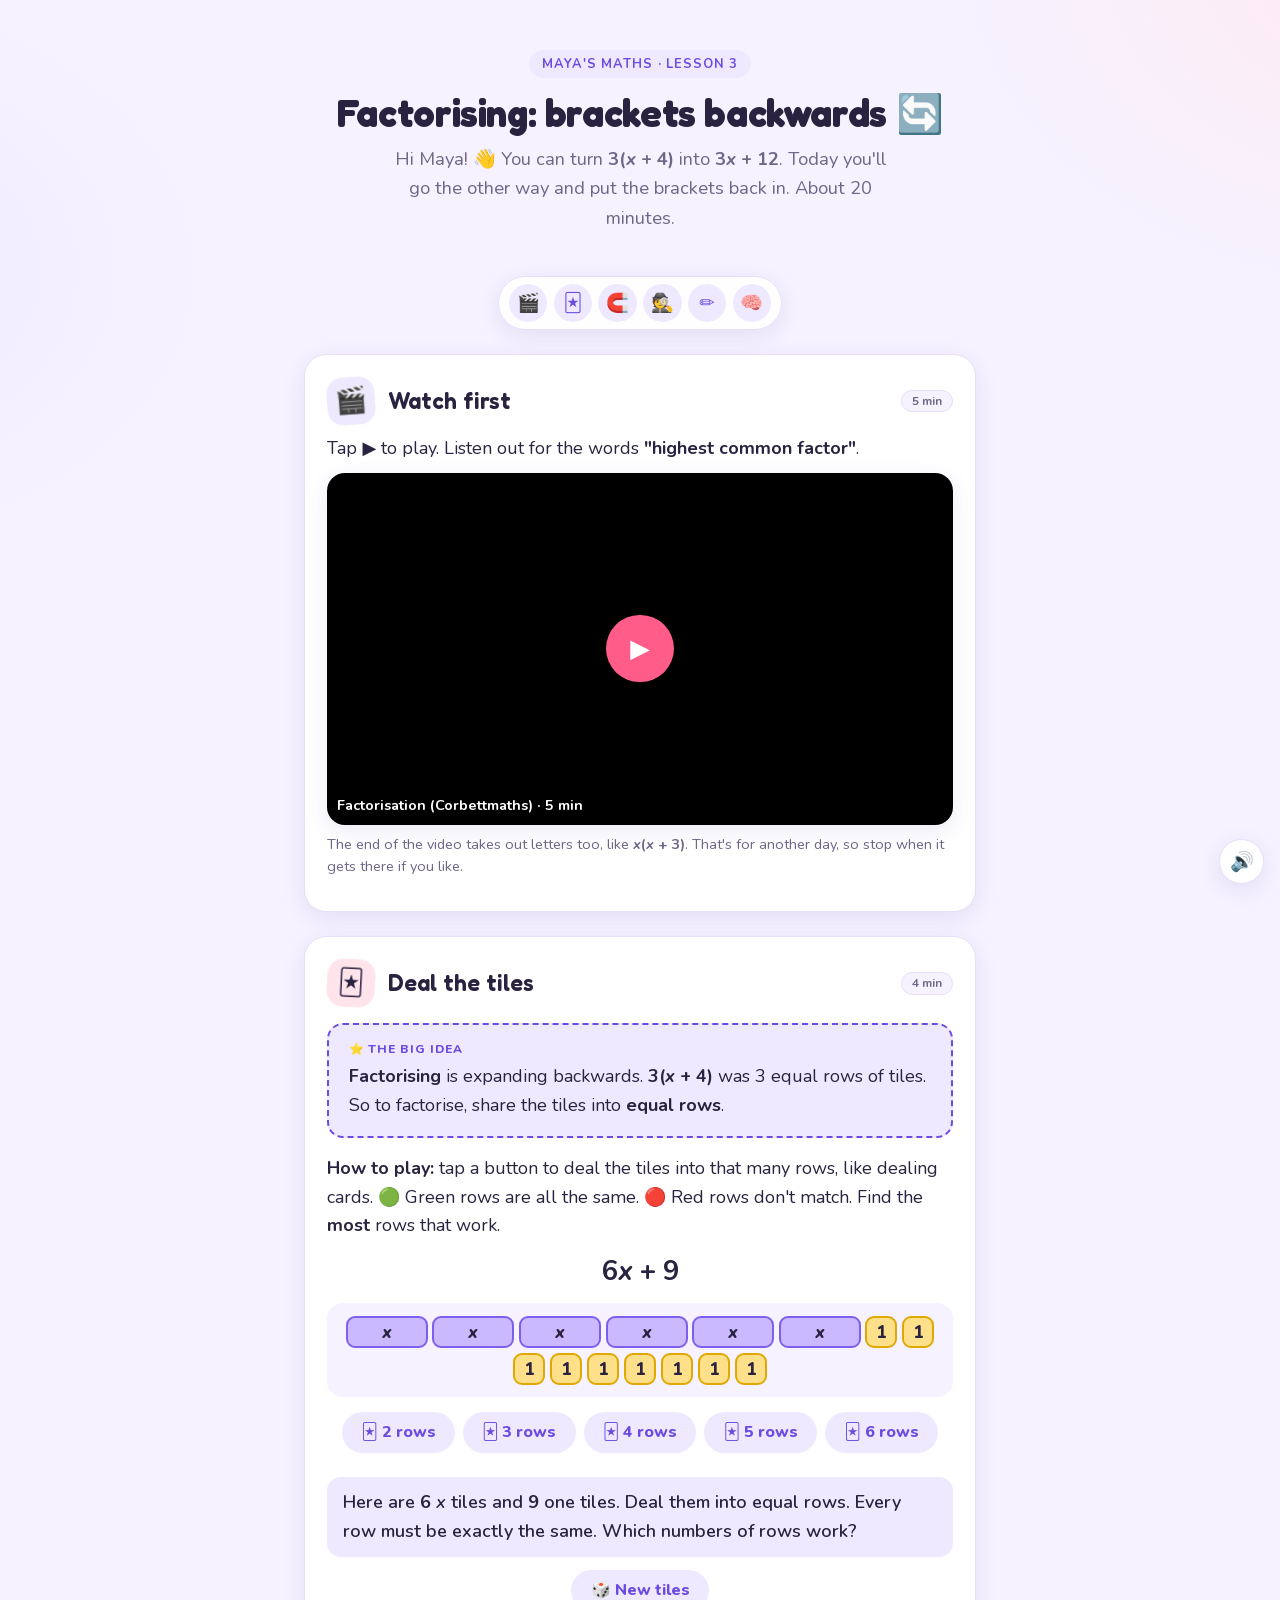
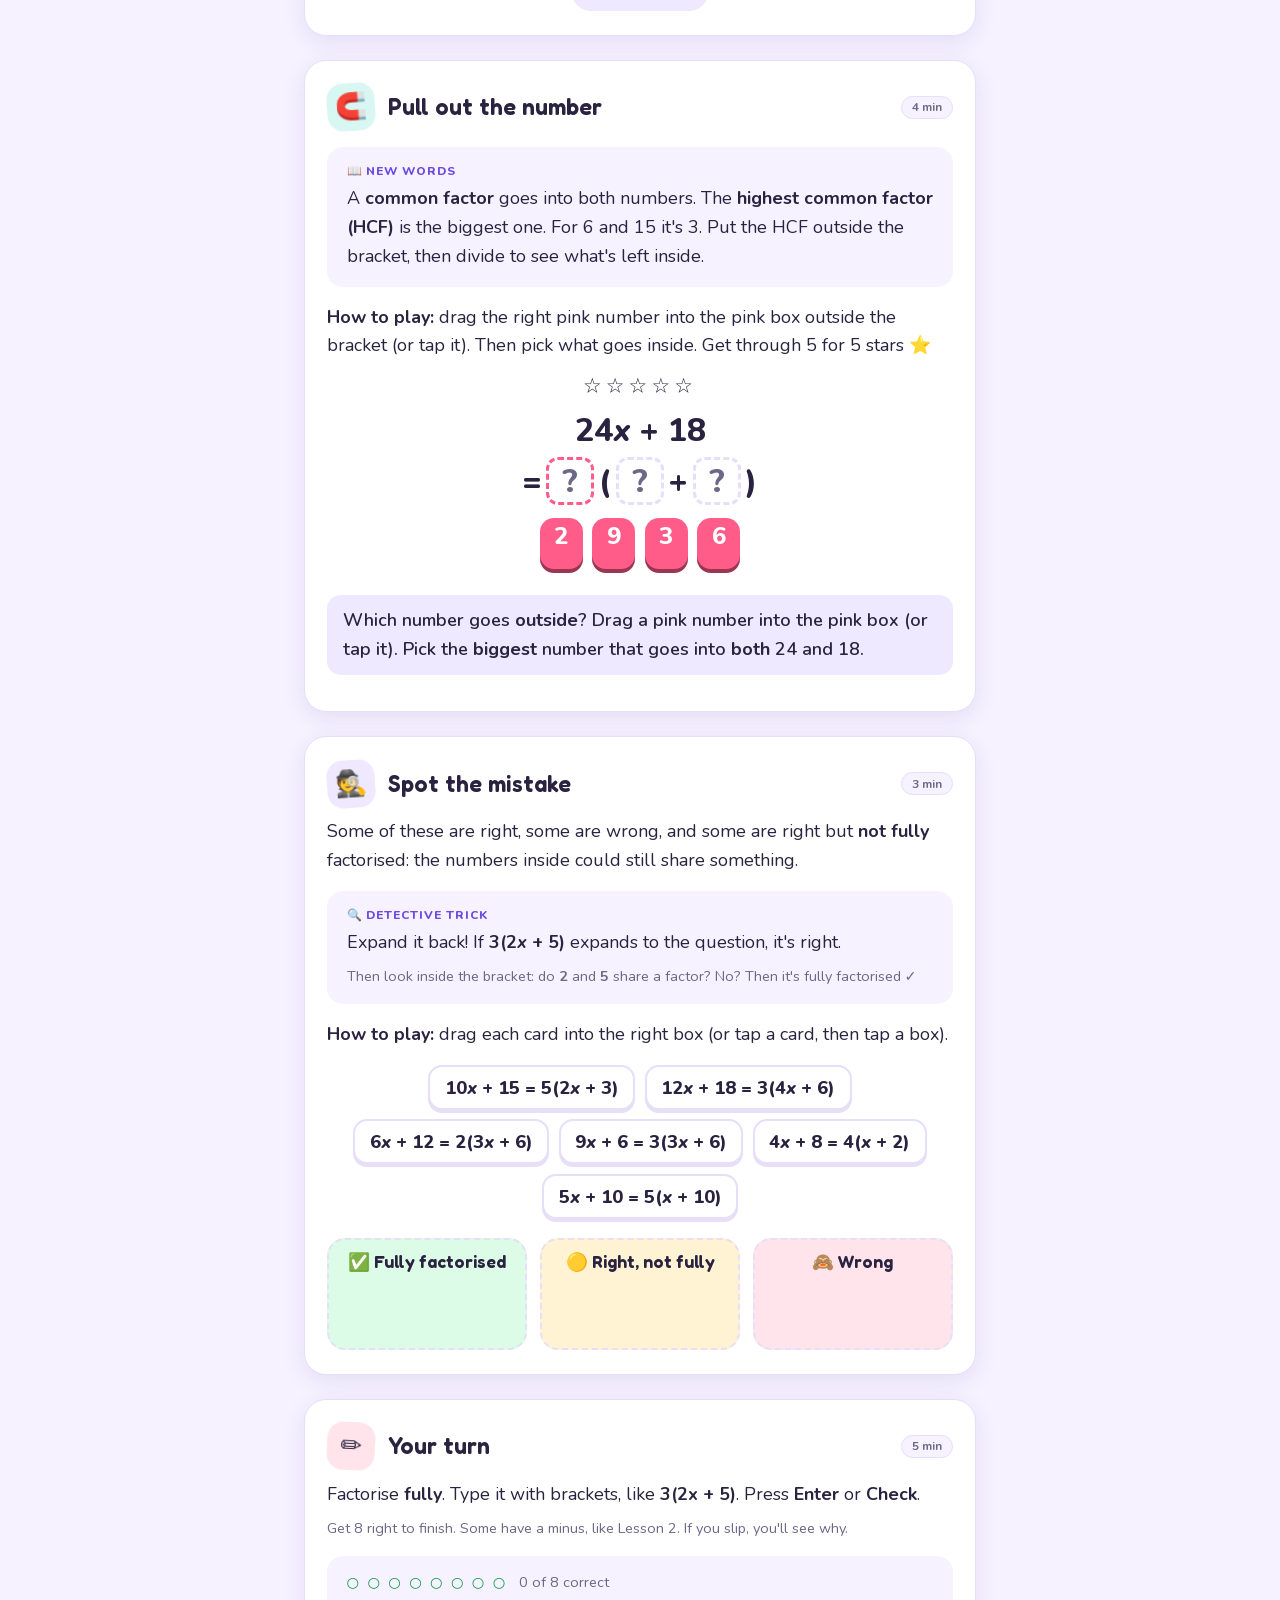
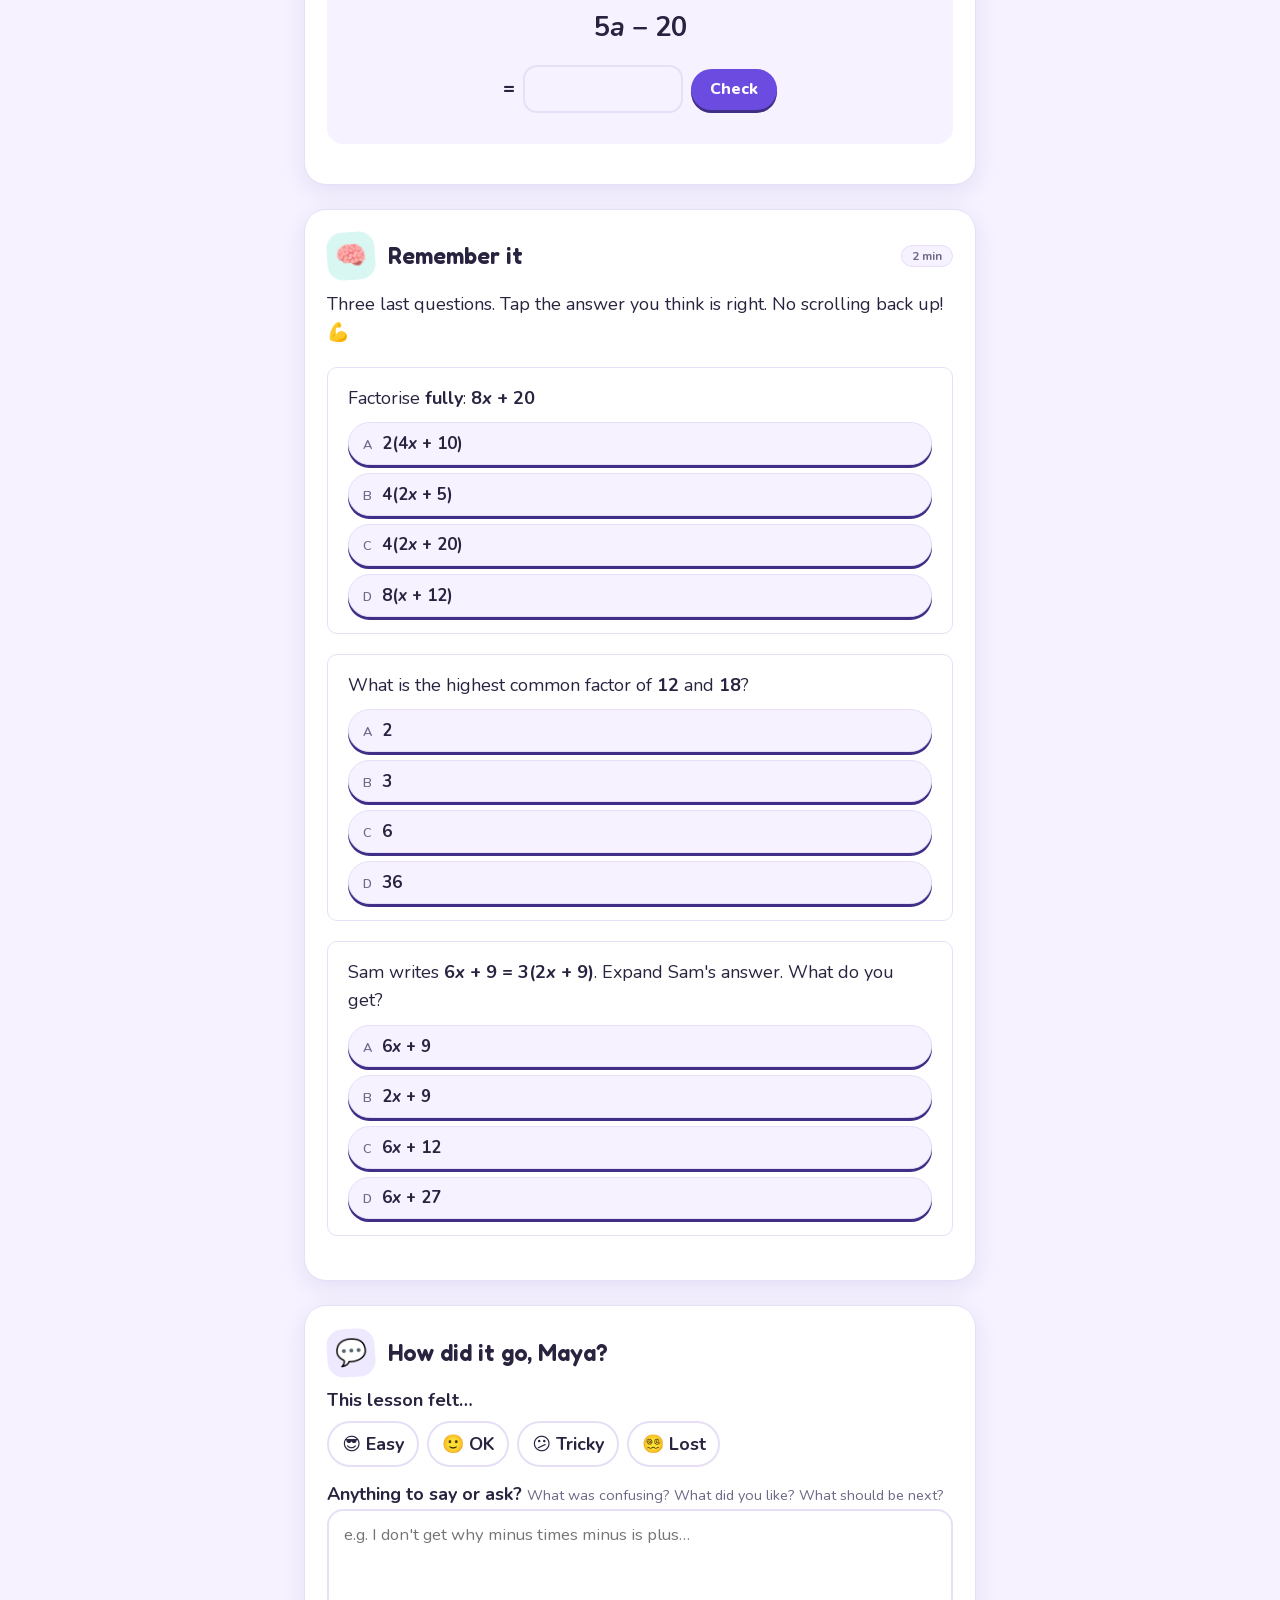
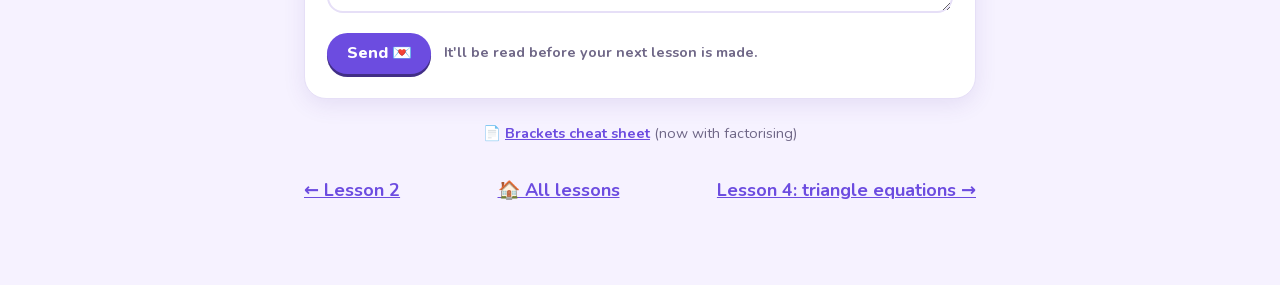
<file: lessons/0003-factorising.html>
<!doctype html>
<html lang="en-GB" data-learner="Maya">
<head>
<meta charset="utf-8">
<meta name="viewport" content="width=device-width, initial-scale=1, viewport-fit=cover">
<meta name="theme-color" content="#6c4ce0">
<meta name="apple-mobile-web-app-capable" content="yes">
<meta name="mobile-web-app-capable" content="yes">
<meta name="apple-mobile-web-app-title" content="Maya's Maths">
<meta name="apple-mobile-web-app-status-bar-style" content="default">
<link rel="manifest" href="../manifest.webmanifest">
<link rel="apple-touch-icon" href="../icons/apple-touch-icon.png">
<link rel="icon" type="image/png" sizes="192x192" href="../icons/icon-192.png">
<script src="../assets/pwa.js"></script>
<title>Factorising Brackets</title>
<link rel="stylesheet" href="../assets/course.css">
<script src="../assets/expr.js"></script>
<script src="../assets/drag.js"></script>
<script src="../assets/sounds.js"></script>
<script src="../assets/lesson.js"></script>
<script src="../assets/whimsy.js"></script>
<script src="../assets/tiles.js"></script>
<script src="../assets/factor.js"></script>
<script src="../assets/sort.js"></script>
<script src="../assets/practice.js"></script>
<script src="../assets/quiz.js"></script>
<script src="../assets/feedback.js"></script>
</head>
<body>
<main>

<header class="hero">
  <p class="kicker">Maya's maths · Lesson 3</p>
  <h1>Factorising: brackets <span data-sparkles>backwards</span> <span class="wiggle">🔄</span></h1>
  <p class="lede">Hi Maya! 👋 You can turn <span class="m">3(<i>x</i> + 4)</span> into <span class="m">3<i>x</i> + 12</span>. Today you'll go the other way and put the brackets back in. About 20 minutes.</p>
</header>

<nav class="journey" aria-label="Lesson steps">
  <a href="#watch" data-step="watch" title="Watch">🎬</a>
  <a href="#deal" data-step="deal" title="Deal the tiles">🃏</a>
  <a href="#pull" data-step="pull" title="Pull out the number">🧲</a>
  <a href="#spot" data-step="spot" title="Spot the mistake">🕵️</a>
  <a href="#practise" data-step="practice" title="Practise">✏️</a>
  <a href="#remember" data-step="quiz" title="Remember it">🧠</a>
</nav>

<!-- 1. WATCH -->
<section class="card" id="watch">
  <div class="card-head"><span class="bubble">🎬</span><h2>Watch first</h2><span class="chip">5 min</span></div>
  <p>Tap ▶ to play. Listen out for the words <strong>"highest common factor"</strong>.</p>
  <button class="video" data-yt="UrOJrsRv9iI" data-step="watch" data-label="Factorisation (Corbettmaths) · 5 min"></button>
  <p class="meta">The end of the video takes out letters too, like <span class="m"><i>x</i>(<i>x</i> + 3)</span>. That's for another day, so stop when it gets there if you like.</p>
</section>

<!-- 2. DEAL -->
<section class="card" id="deal">
  <div class="card-head"><span class="bubble">🃏</span><h2>Deal the tiles</h2><span class="chip">4 min</span></div>
  <div class="box key">
    <span class="label">⭐ The big idea</span>
    <strong>Factorising</strong> is expanding backwards. <span class="m">3(<i>x</i> + 4)</span> was 3 equal rows of tiles. So to factorise, share the tiles into <strong>equal rows</strong>.
  </div>
  <p><strong>How to play:</strong> tap a button to deal the tiles into that many rows, like dealing cards. 🟢 Green rows are all the same. 🔴 Red rows don't match. Find the <strong>most</strong> rows that work.</p>
  <div id="deal-game"></div>
</section>

<!-- 3. PULL OUT THE NUMBER -->
<section class="card" id="pull">
  <div class="card-head"><span class="bubble">🧲</span><h2>Pull out the number</h2><span class="chip">4 min</span></div>
  <div class="box">
    <span class="label">📖 New words</span>
    A <strong>common factor</strong> goes into both numbers. The <strong>highest common factor (HCF)</strong> is the biggest one. For 6 and 15 it's 3. Put the HCF outside the bracket, then divide to see what's left inside.
  </div>
  <p><strong>How to play:</strong> drag the right pink number into the pink box outside the bracket (or tap it). Then pick what goes inside. Get through 5 for 5 stars ⭐</p>
  <div id="factorise"></div>
</section>

<!-- 4. SPOT THE MISTAKE -->
<section class="card" id="spot">
  <div class="card-head"><span class="bubble">🕵️</span><h2>Spot the mistake</h2><span class="chip">3 min</span></div>
  <p>Some of these are right, some are wrong, and some are right but <strong>not fully</strong> factorised: the numbers inside could still share something.</p>
  <div class="box">
    <span class="label">🔍 Detective trick</span>
    Expand it back! If <span class="m">3(2<i>x</i> + 5)</span> expands to the question, it's right.
    <p class="meta" style="margin-bottom:0">Then look inside the bracket: do <span class="m">2</span> and <span class="m">5</span> share a factor? No? Then it's fully factorised ✓</p>
  </div>
  <p><strong>How to play:</strong> drag each card into the right box (or tap a card, then tap a box).</p>
  <div id="sort"></div>
</section>

<!-- 5. PRACTISE -->
<section class="card" id="practise">
  <div class="card-head"><span class="bubble">✏️</span><h2>Your turn</h2><span class="chip">5 min</span></div>
  <p>Factorise <strong>fully</strong>. Type it with brackets, like <span class="m">3(2x + 5)</span>. Press <strong>Enter</strong> or <strong>Check</strong>.</p>
  <p class="meta">Get 8 right to finish. Some have a minus, like Lesson 2. If you slip, you'll see why.</p>
  <div id="practice"></div>
</section>

<!-- 6. REMEMBER -->
<section class="card" id="remember">
  <div class="card-head"><span class="bubble">🧠</span><h2>Remember it</h2><span class="chip">2 min</span></div>
  <p>Three last questions. Tap the answer you think is right. No scrolling back up! 💪</p>

  <div class="quiz" data-answer="1" data-hint="Find the biggest number that goes into both 8 and 20." data-why="4 is the highest common factor of 8 and 20. 8x ÷ 4 = 2x and 20 ÷ 4 = 5.">
    <p>Factorise <strong>fully</strong>: <span class="m">8<i>x</i> + 20</span></p>
    <ol>
      <li><span class="m">2(4<i>x</i> + 10)</span></li>
      <li><span class="m">4(2<i>x</i> + 5)</span></li>
      <li><span class="m">4(2<i>x</i> + 20)</span></li>
      <li><span class="m">8(<i>x</i> + 12)</span></li>
    </ol>
  </div>

  <div class="quiz" data-answer="2" data-hint="Write the factors of 12 and of 18. Which is the biggest one in both lists?" data-why="Factors of 12: 1, 2, 3, 4, 6, 12. Factors of 18: 1, 2, 3, 6, 9, 18. The biggest in both is 6.">
    <p>What is the highest common factor of <span class="m">12</span> and <span class="m">18</span>?</p>
    <ol>
      <li><span class="m">2</span></li>
      <li><span class="m">3</span></li>
      <li><span class="m">6</span></li>
      <li><span class="m">36</span></li>
    </ol>
  </div>

  <div class="quiz" data-answer="3" data-hint="Multiply the 3 by both terms inside Sam's bracket." data-why="3 × 2x = 6x and 3 × 9 = 27, so Sam's answer expands to 6x + 27, not 6x + 9. It should be 3(2x + 3).">
    <p>Sam writes <span class="m">6<i>x</i> + 9 = 3(2<i>x</i> + 9)</span>. Expand Sam's answer. What do you get?</p>
    <ol>
      <li><span class="m">6<i>x</i> + 9</span></li>
      <li><span class="m">2<i>x</i> + 9</span></li>
      <li><span class="m">6<i>x</i> + 12</span></li>
      <li><span class="m">6<i>x</i> + 27</span></li>
    </ol>
  </div>
  <p class="quiz-score" style="text-align:center;font-weight:700" aria-live="polite"></p>
</section>

<form class="card fb-form" name="feedback" method="POST" data-netlify="true" netlify-honeypot="bot-field">
  <div class="card-head"><span class="bubble">💬</span><h2>How did it go, Maya?</h2></div>
  <input type="hidden" name="form-name" value="feedback">
  <input type="hidden" name="page" value="Lesson 3: Factorising">
  <p hidden><label>Leave this empty: <input name="bot-field"></label></p>
  <fieldset class="fb-moods">
    <legend>This lesson felt…</legend>
    <label><input type="radio" name="feeling" value="Easy"><span>😎 Easy</span></label>
    <label><input type="radio" name="feeling" value="OK"><span>🙂 OK</span></label>
    <label><input type="radio" name="feeling" value="Tricky"><span>😕 Tricky</span></label>
    <label><input type="radio" name="feeling" value="Lost"><span>😵‍💫 Lost</span></label>
  </fieldset>
  <label for="fb-message"><strong>Anything to say or ask?</strong> <span class="meta">What was confusing? What did you like? What should be next?</span></label>
  <textarea id="fb-message" name="message" maxlength="2000" placeholder="e.g. I don't get why minus times minus is plus…"></textarea>
  <div class="fb-row"><button type="submit">Send 💌</button><p class="fb-status meta" aria-live="polite">It'll be read before your next lesson is made.</p></div>
</form>

<p class="meta" style="text-align:center;margin-top:1.5rem">📄 <a href="../reference/expanding-brackets.html">Brackets cheat sheet</a> (now with factorising)</p>

<nav class="lessons">
  <a href="0002-minus-inside.html">← Lesson 2</a>
  <a href="../index.html">🏠 All lessons</a>
  <a href="0004-triangle-equations.html">Lesson 4: triangle equations →</a>
</nav>

</main>
<script>
  const rnd = (lo, hi) => lo + Math.floor(Math.random() * (hi - lo + 1));
  const gcd = Factorise.gcd;
  const pickLetter = () => ["x", "x", "y", "n", "a"][rnd(0, 4)];
  const term = (c, L) => (c === 1 ? L : c + L);

  // h × (pL ± q) with p and q sharing nothing, so h is the HCF.
  function pick() {
    let h, p, q;
    do { h = rnd(2, 6); p = rnd(1, 5); q = rnd(1, 9); } while (gcd(p, q) !== 1 || (p === 1 && q === 1));
    return { h, p, q };
  }

  RowDeal.mount(document.getElementById("deal-game"), { xs: 6, ones: 9, letter: "x", onDone: () => Lesson.done("deal") });

  Factorise.mount(document.getElementById("factorise"), {
    rounds: 5,
    generate() { const { h, p, q } = pick(); return Factorise.round(h, p, q, pickLetter(), Math.random() < .25); },
    onDone: () => Lesson.done("pull")
  });

  Sort.mount(document.getElementById("sort"), {
    bins: [ { id: "right", label: "✅ Fully factorised" }, { id: "half", label: "🟡 Right, not fully" }, { id: "wrong", label: "🙈 Wrong" } ],
    cards: [
      { html: "4<i>x</i> + 8 = 4(<i>x</i> + 2)", bin: "right", why: "Expands back to 4<i>x</i> + 8, and <i>x</i> and 2 share nothing.", hint: "Expand it back. Then check: can the inside share anything more?" },
      { html: "6<i>x</i> + 12 = 2(3<i>x</i> + 6)", bin: "half", why: "It expands back correctly, but 3 and 6 still share a 3. Fully: 6(<i>x</i> + 2).", hint: "Expand it back first. Then look inside: do 3 and 6 share a factor?" },
      { html: "10<i>x</i> + 15 = 5(2<i>x</i> + 3)", bin: "right", why: "5 is the HCF of 10 and 15. Expands back perfectly.", hint: "Expand it back. Then check: can the inside share anything more?" },
      { html: "9<i>x</i> + 6 = 3(3<i>x</i> + 6)", bin: "wrong", why: "3 × 6 = 18, not 6. It should be 3(3<i>x</i> + 2).", hint: "Expand it back: what's 3 × 6?" },
      { html: "12<i>x</i> + 18 = 3(4<i>x</i> + 6)", bin: "half", why: "Correct, but 4 and 6 still share a 2. The HCF is 6: 6(2<i>x</i> + 3).", hint: "Expand it back first. Then look inside: do 4 and 6 share a factor?" },
      { html: "5<i>x</i> + 10 = 5(<i>x</i> + 10)", bin: "wrong", why: "5 × 10 = 50, not 10. It should be 5(<i>x</i> + 2).", hint: "Expand it back: what's 5 × 10?" }
    ],
    onDone: () => Lesson.done("spot")
  });

  // Read answers like "3(2x + 5)" or "3(2x-5)": number outside, then a bracket Expr can read.
  function readBracket(text) {
    const m = String(text).replace(/\s/g, "").replace(/[−–]/g, "-").match(/^(\d*)\((.+)\)$/);
    if (!m) return null;
    const inside = Expr.parse(m[2]);
    return inside ? { k: m[1] ? +m[1] : 1, inside } : null;
  }

  Practice.mount(document.getElementById("practice"), {
    goal: 8,
    example: '<span class="m">3(2<i>x</i> + 5)</span>',
    onFinish: () => { Lesson.done("practice"); Celebrate.burst(); },
    generate() {
      const { h, p, q } = pick(), L = pickLetter(), minus = Math.random() < .25;
      const a = h * p, b = h * q, s = minus ? "-" : "+";
      const prompt = `${term(a, L)} ${s} ${b}`;
      const show = Expr.html(`${h}(${term(p, L)} ${s} ${q})`);
      return {
        prompt, show,
        check(text) {
          const r = readBracket(text);
          if (!r) return null;
          const target = Expr.parse(prompt);
          const expanded = {}; for (const key in r.inside) expanded[key] = r.inside[key] * r.k;
          if (!Expr.equal(expanded, target)) {
            const back = Expr.html(Expr.show(expanded));
            return { ok: false, hint: `Expand yours back: <span class="m">${Expr.html(text.trim())}</span> gives <span class="m">${back}</span>, not <span class="m">${Expr.html(prompt)}</span>.` };
          }
          if (r.k !== h) return { ok: false, hint: `That expands back correctly, so it's not wrong, but it's <strong>not fully</strong> factorised: the numbers inside can still share a ${h / r.k}. Use the HCF of ${a} and ${b}.` };
          return { ok: true };
        },
        explain(box) {
          box.innerHTML = `<div class="box" style="margin-top:.8rem">
            <strong>1. HCF of ${a} and ${b}:</strong> ${h}<br>
            <strong>2. Divide each term by ${h}:</strong> <span class="m">${Expr.html(term(a, L))} ÷ ${h} = ${Expr.html(term(p, L))}</span>, <span class="m">${b} ÷ ${h} = ${q}</span><br>
            <strong>So:</strong> <span class="m">${Expr.html(prompt)} = ${show}</span></div>`;
        }
      };
    }
  });

  document.addEventListener("quiz:finished", () => Lesson.done("quiz"));
</script>
</body>
</html>
</file>
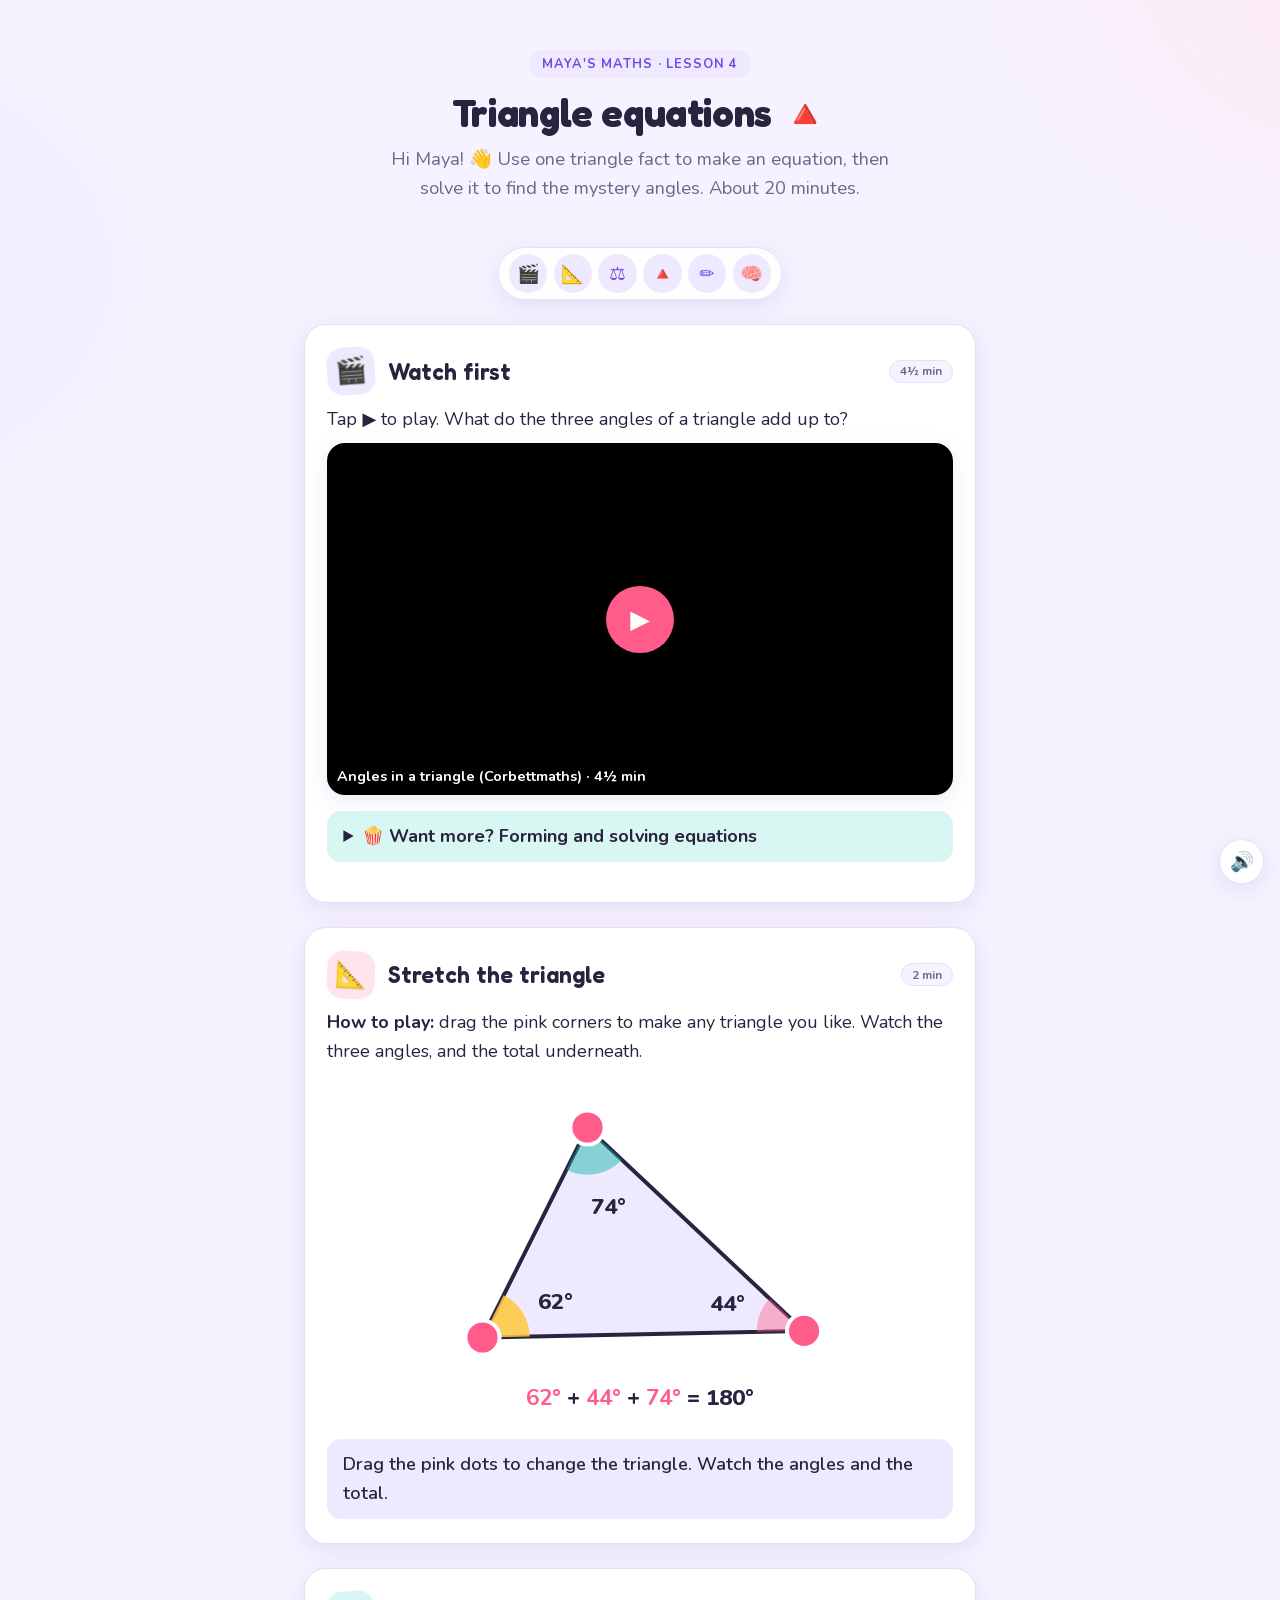
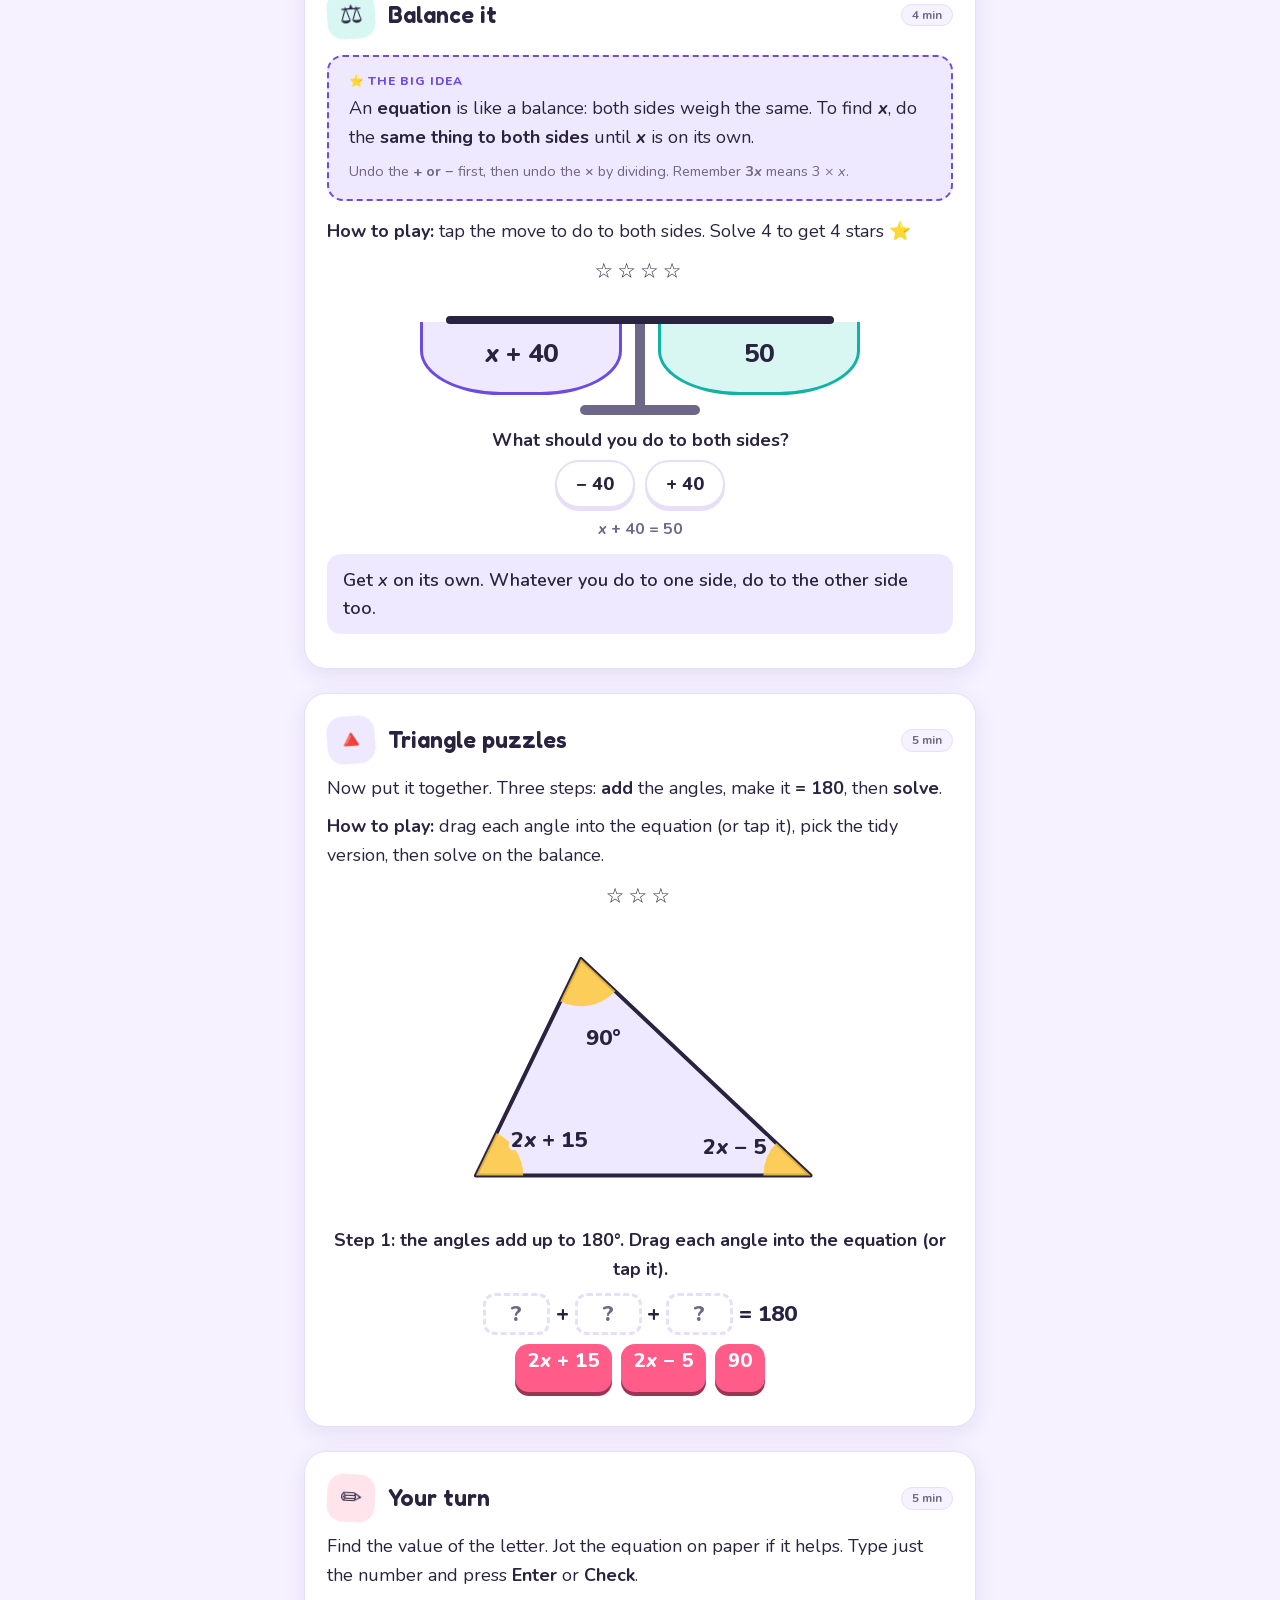
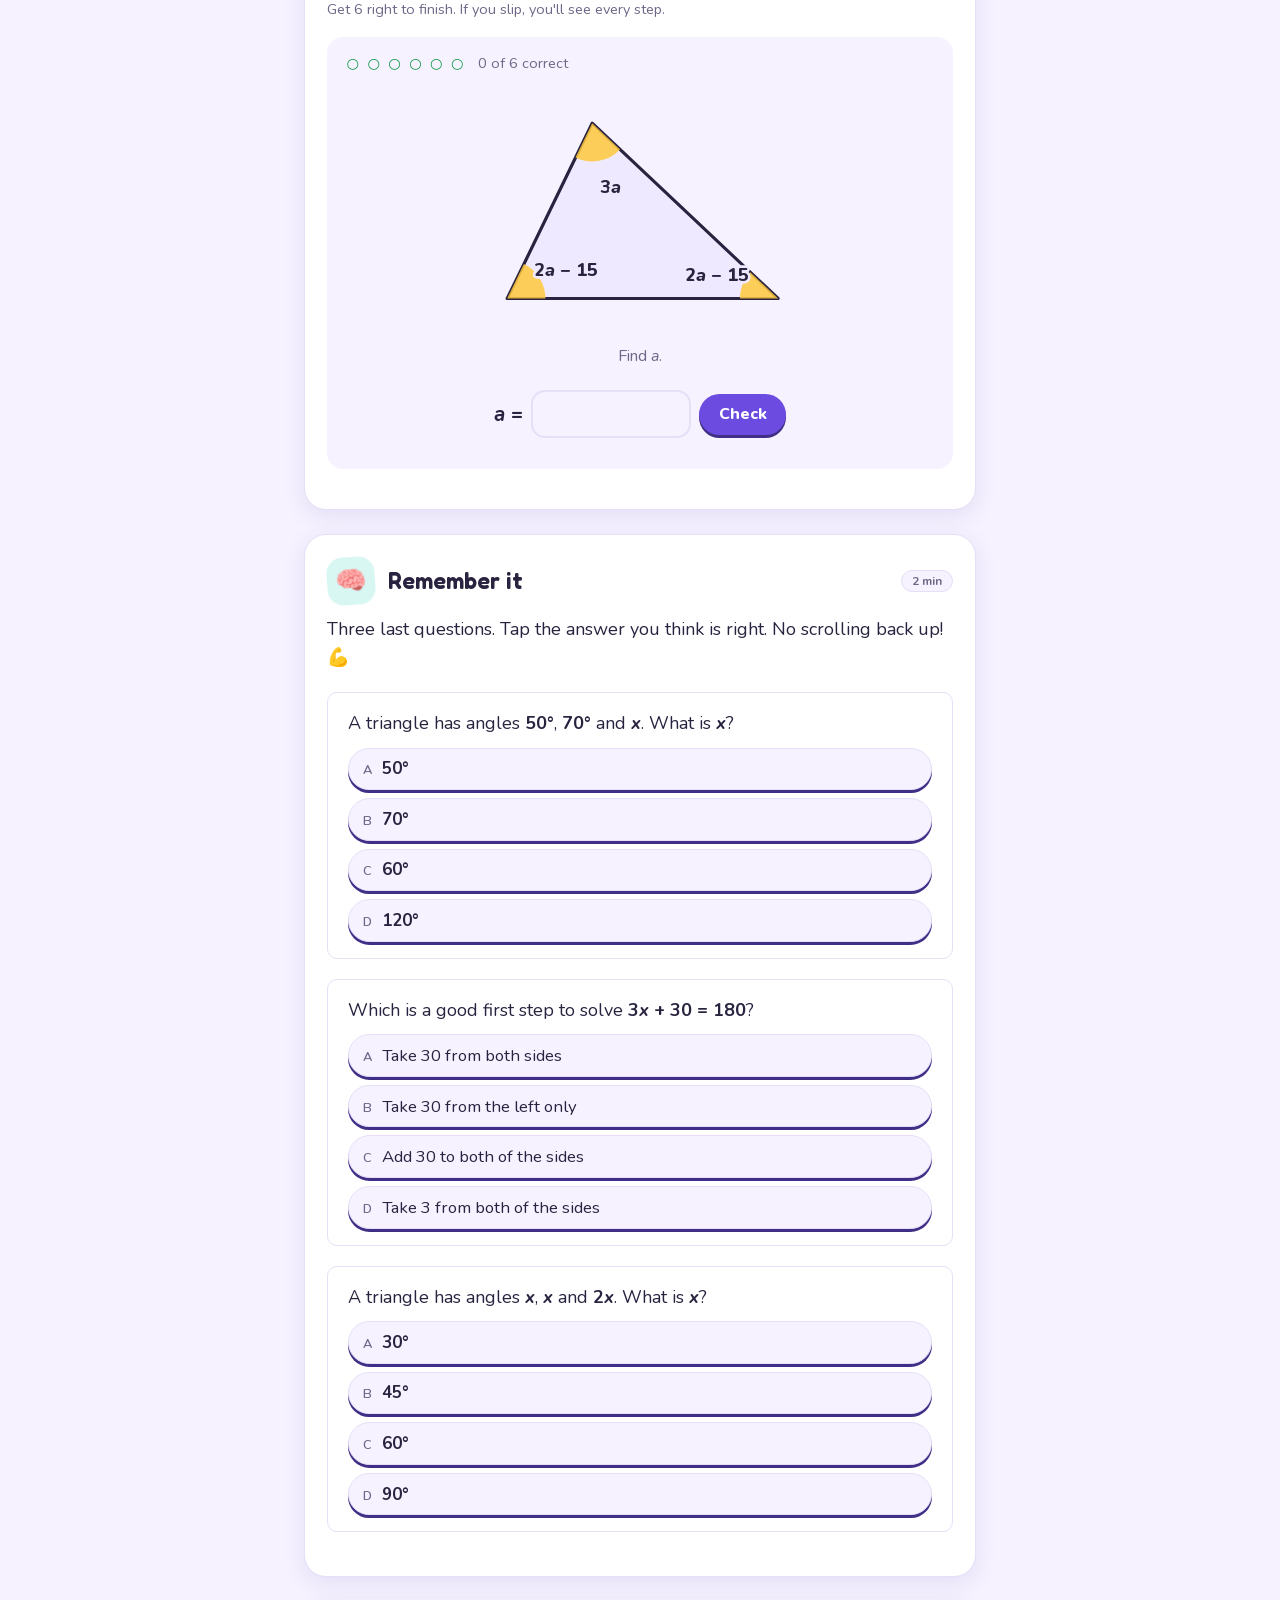
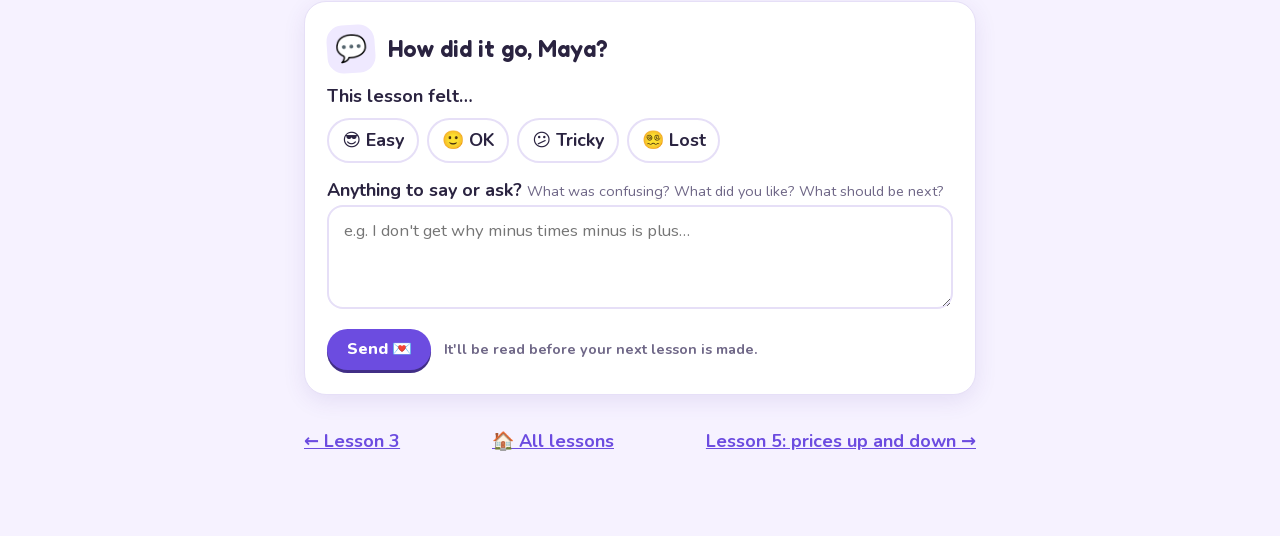
<file: lessons/0004-triangle-equations.html>
<!doctype html>
<html lang="en-GB" data-learner="Maya">
<head>
<meta charset="utf-8">
<meta name="viewport" content="width=device-width, initial-scale=1, viewport-fit=cover">
<meta name="theme-color" content="#6c4ce0">
<meta name="apple-mobile-web-app-capable" content="yes">
<meta name="mobile-web-app-capable" content="yes">
<meta name="apple-mobile-web-app-title" content="Maya's Maths">
<meta name="apple-mobile-web-app-status-bar-style" content="default">
<link rel="manifest" href="../manifest.webmanifest">
<link rel="apple-touch-icon" href="../icons/apple-touch-icon.png">
<link rel="icon" type="image/png" sizes="192x192" href="../icons/icon-192.png">
<script src="../assets/pwa.js"></script>
<title>Triangle Equations</title>
<link rel="stylesheet" href="../assets/course.css">
<script src="../assets/expr.js"></script>
<script src="../assets/drag.js"></script>
<script src="../assets/sounds.js"></script>
<script src="../assets/lesson.js"></script>
<script src="../assets/whimsy.js"></script>
<script src="../assets/triangle.js"></script>
<script src="../assets/practice.js"></script>
<script src="../assets/quiz.js"></script>
<script src="../assets/feedback.js"></script>
<style>
  .practice-prompt svg { display:block; width:100%; max-width:340px; height:auto; margin:0 auto; }
  @media (orientation: landscape) and (max-height: 500px) { .practice-prompt svg { max-height:44vh; width:auto; max-width:100%; } }
</style>
</head>
<body>
<main>

<header class="hero">
  <p class="kicker">Maya's maths · Lesson 4</p>
  <h1>Triangle <span data-sparkles>equations</span> <span class="wiggle">🔺</span></h1>
  <p class="lede">Hi Maya! 👋 Use one triangle fact to make an equation, then solve it to find the mystery angles. About 20 minutes.</p>
</header>

<nav class="journey" aria-label="Lesson steps">
  <a href="#watch" data-step="watch" title="Watch">🎬</a>
  <a href="#stretch" data-step="stretch" title="Stretch the triangle">📐</a>
  <a href="#balance" data-step="balance" title="Balance it">⚖️</a>
  <a href="#puzzles" data-step="puzzles" title="Triangle puzzles">🔺</a>
  <a href="#practise" data-step="practice" title="Practise">✏️</a>
  <a href="#remember" data-step="quiz" title="Remember it">🧠</a>
</nav>

<!-- 1. WATCH -->
<section class="card" id="watch">
  <div class="card-head"><span class="bubble">🎬</span><h2>Watch first</h2><span class="chip">4½ min</span></div>
  <p>Tap ▶ to play. What do the three angles of a triangle add up to?</p>
  <button class="video" data-yt="QEsjIeSnEHU" data-step="watch" data-label="Angles in a triangle (Corbettmaths) · 4½ min"></button>
  <details class="reveal">
    <summary>🍿 Want more? Forming and solving equations</summary>
    <div class="videos">
      <button class="video" data-yt="Lz3VkLrDmhE" data-label="Forming equations (Corbettmaths) · 4½ min"></button>
      <button class="video" data-yt="30S7WxKcPwg" data-label="Solving equations (Corbettmaths) · 8½ min"></button>
    </div>
  </details>
</section>

<!-- 2. STRETCH -->
<section class="card" id="stretch">
  <div class="card-head"><span class="bubble">📐</span><h2>Stretch the triangle</h2><span class="chip">2 min</span></div>
  <p><strong>How to play:</strong> drag the pink corners to make any triangle you like. Watch the three angles, and the total underneath.</p>
  <div id="play"></div>
</section>

<!-- 3. BALANCE -->
<section class="card" id="balance">
  <div class="card-head"><span class="bubble">⚖️</span><h2>Balance it</h2><span class="chip">4 min</span></div>
  <div class="box key">
    <span class="label">⭐ The big idea</span>
    An <strong>equation</strong> is like a balance: both sides weigh the same. To find <span class="m"><i>x</i></span>, do the <strong>same thing to both sides</strong> until <span class="m"><i>x</i></span> is on its own.
    <p class="meta" style="margin-bottom:0">Undo the <strong>+ or −</strong> first, then undo the <strong>×</strong> by dividing. Remember <span class="m">3<i>x</i></span> means 3 × <i>x</i>.</p>
  </div>
  <p><strong>How to play:</strong> tap the move to do to both sides. Solve 4 to get 4 stars ⭐</p>
  <div id="balance-game"></div>
</section>

<!-- 4. PUZZLES -->
<section class="card" id="puzzles">
  <div class="card-head"><span class="bubble">🔺</span><h2>Triangle puzzles</h2><span class="chip">5 min</span></div>
  <p>Now put it together. Three steps: <strong>add</strong> the angles, make it <strong>= 180</strong>, then <strong>solve</strong>.</p>
  <p><strong>How to play:</strong> drag each angle into the equation (or tap it), pick the tidy version, then solve on the balance.</p>
  <div id="tri-eq"></div>
</section>

<!-- 5. PRACTISE -->
<section class="card" id="practise">
  <div class="card-head"><span class="bubble">✏️</span><h2>Your turn</h2><span class="chip">5 min</span></div>
  <p>Find the value of the letter. Jot the equation on paper if it helps. Type just the number and press <strong>Enter</strong> or <strong>Check</strong>.</p>
  <p class="meta">Get 6 right to finish. If you slip, you'll see every step.</p>
  <div id="practice"></div>
</section>

<!-- 6. REMEMBER -->
<section class="card" id="remember">
  <div class="card-head"><span class="bubble">🧠</span><h2>Remember it</h2><span class="chip">2 min</span></div>
  <p>Three last questions. Tap the answer you think is right. No scrolling back up! 💪</p>

  <div class="quiz" data-answer="2" data-hint="The three angles add up to 180°. What's 180 − 50 − 70?" data-why="50 + 70 = 120, and 180 − 120 = 60.">
    <p>A triangle has angles <span class="m">50°</span>, <span class="m">70°</span> and <span class="m"><i>x</i></span>. What is <span class="m"><i>x</i></span>?</p>
    <ol>
      <li><span class="m">50°</span></li>
      <li><span class="m">70°</span></li>
      <li><span class="m">60°</span></li>
      <li><span class="m">120°</span></li>
    </ol>
  </div>

  <div class="quiz" data-answer="0" data-hint="Whatever you do, the scale must stay balanced. And you want to get rid of the + 30." data-why="Take 30 from both sides: 3x = 150. Doing it to one side only would unbalance it.">
    <p>Which is a good first step to solve <span class="m">3<i>x</i> + 30 = 180</span>?</p>
    <ol>
      <li>Take 30 from both sides</li>
      <li>Take 30 from the left only</li>
      <li>Add 30 to both of the sides</li>
      <li>Take 3 from both of the sides</li>
    </ol>
  </div>

  <div class="quiz" data-answer="1" data-hint="Add them up: x + x + 2x. How many x's is that? Make it equal 180." data-why="x + x + 2x = 4x, and 4x = 180, so x = 45. The angles are 45°, 45° and 90°.">
    <p>A triangle has angles <span class="m"><i>x</i></span>, <span class="m"><i>x</i></span> and <span class="m">2<i>x</i></span>. What is <span class="m"><i>x</i></span>?</p>
    <ol>
      <li><span class="m">30°</span></li>
      <li><span class="m">45°</span></li>
      <li><span class="m">60°</span></li>
      <li><span class="m">90°</span></li>
    </ol>
  </div>
  <p class="quiz-score" style="text-align:center;font-weight:700" aria-live="polite"></p>
</section>

<form class="card fb-form" name="feedback" method="POST" data-netlify="true" netlify-honeypot="bot-field">
  <div class="card-head"><span class="bubble">💬</span><h2>How did it go, Maya?</h2></div>
  <input type="hidden" name="form-name" value="feedback">
  <input type="hidden" name="page" value="Lesson 4: Triangle equations">
  <p hidden><label>Leave this empty: <input name="bot-field"></label></p>
  <fieldset class="fb-moods">
    <legend>This lesson felt…</legend>
    <label><input type="radio" name="feeling" value="Easy"><span>😎 Easy</span></label>
    <label><input type="radio" name="feeling" value="OK"><span>🙂 OK</span></label>
    <label><input type="radio" name="feeling" value="Tricky"><span>😕 Tricky</span></label>
    <label><input type="radio" name="feeling" value="Lost"><span>😵‍💫 Lost</span></label>
  </fieldset>
  <label for="fb-message"><strong>Anything to say or ask?</strong> <span class="meta">What was confusing? What did you like? What should be next?</span></label>
  <textarea id="fb-message" name="message" maxlength="2000" placeholder="e.g. I don't get why minus times minus is plus…"></textarea>
  <div class="fb-row"><button type="submit">Send 💌</button><p class="fb-status meta" aria-live="polite">It'll be read before your next lesson is made.</p></div>
</form>

<nav class="lessons">
  <a href="0003-factorising.html">← Lesson 3</a>
  <a href="../index.html">🏠 All lessons</a>
  <a href="0005-percentage-change.html">Lesson 5: prices up and down →</a>
</nav>

</main>
<script>
  const rnd = (lo, hi) => lo + Math.floor(Math.random() * (hi - lo + 1));
  const pickL = () => ["x", "x", "a", "y"][rnd(0, 3)];
  const ital = s => String(s).replace(/-/g, "−").replace(/([a-z])/g, "<i>$1</i>");

  // A triangle whose angles are expressions in x, all whole numbers of at least 15°.
  function makeTriangle() {
    const FORMS = [[1, 0], [2, 0], [3, 0], [1, "k"], [2, "k"], [1, "-k"], [2, "-k"]];
    for (;;) {
      const x = 5 * rnd(2, 10);
      const k = () => 5 * rnd(1, 6);
      const form = () => { const f = FORMS[rnd(0, FORMS.length - 1)]; return [f[0], f[1] === "k" ? k() : f[1] === "-k" ? -k() : 0]; };
      const parts = [form(), form()];
      if (Math.random() < .5) {
        parts.push([0, 180 - (parts[0][0] * x + parts[0][1]) - (parts[1][0] * x + parts[1][1])]);
      } else {
        const c = rnd(1, 2), rest = 180 - (parts[0][0] * x + parts[0][1]) - (parts[1][0] * x + parts[1][1]) - c * x;
        if (rest % 5 || Math.abs(rest) > 40) continue;
        parts.push([c, rest]);
      }
      const vals = parts.map(([c, kk]) => c * x + kk);
      if (vals.some(v => v < 15) || parts[2][0] === 0 && vals[2] > 130) continue;
      return { x, parts: parts.sort(() => Math.random() - .5) };
    }
  }

  TrianglePlay.mount(document.getElementById("play"), { onDone: () => Lesson.done("stretch") });

  let bal = 0;
  Balance.mount(document.getElementById("balance-game"), {
    rounds: 4,
    generate() {
      bal++;
      const x = rnd(3, 12), L = pickL();
      if (bal === 1) { const b = 5 * rnd(2, 8); return { a: 1, b, c: x + b, L }; }
      if (bal === 2) { const a = rnd(2, 5); return { a, b: 0, c: a * x, L }; }
      const a = rnd(2, 5), b = rnd(1, 9) * (Math.random() < .25 ? -1 : 1) * 2;
      return { a, b, c: a * x + b, L };
    },
    onDone: () => Lesson.done("balance")
  });
  TriangleEq.mount(document.getElementById("tri-eq"), {
    rounds: 3,
    generate() { const t = makeTriangle(); return TriangleEq.round(t.x, t.parts, pickL()); },
    onDone: () => Lesson.done("puzzles")
  });

  Practice.mount(document.getElementById("practice"), {
    goal: 6, inputmode: "numeric", example: '<span class="m">40</span>',
    onFinish: () => { Lesson.done("practice"); Celebrate.burst(); },
    generate() {
      const t = makeTriangle(), L = pickL(), r = TriangleEq.round(t.x, t.parts, L);
      const svg = document.createElementNS("http://www.w3.org/2000/svg", "svg");
      svg.setAttribute("viewBox", "0 0 320 230");
      svg.setAttribute("role", "img");
      svg.setAttribute("aria-label", "Triangle with angles " + r.angles.map(a => a.label).join(", "));
      TriangleEq.draw(svg, [[35, 200], [290, 200], [115, 35]], r.angles.map(a => (a.c ? a.label : a.label + "°")));
      const eq = TriangleEq.expr(r.C, r.K, L);
      return {
        prompt: r.angles.map(a => a.label).join("|"),
        promptHTML: svg.outerHTML + `<span class="meta" style="font-size:1rem">Find <i>${L}</i>.</span>`,
        before: `<i>${L}</i> =`,
        show: `${ital(L)} = ${t.x}`,
        check(text) {
          const v = parseFloat(String(text).replace(/[^\d.\-−]/g, "").replace("−", "-"));
          if (isNaN(v)) return null;
          if (v === t.x) return { ok: true };
          if (r.angles.some(a => a.value === v)) return { ok: false, hint: `${v}° is one of the angles! The question asks for <i>${L}</i>, the letter.` };
          if (v * r.C === 180) return { ok: false, hint: `Don't forget the numbers! The angles add to <span class="m">${ital(eq)}</span>, not just <span class="m">${ital(TriangleEq.expr(r.C, 0, L))}</span>.` };
          return { ok: false };
        },
        explain(box) {
          const sum = r.angles.map(a => `(${ital(a.label)})`).join(" + ");
          const step1 = r.K ? `<br><strong>3.</strong> ${r.K > 0 ? "− " + r.K : "+ " + -r.K} both sides: <span class="m">${ital(TriangleEq.expr(r.C, 0, L))} = ${180 - r.K}</span>` : "";
          box.innerHTML = `<div class="box" style="margin-top:.8rem">
            <strong>1.</strong> Add the angles, make it 180: <span class="m">${sum} = 180</span><br>
            <strong>2.</strong> Tidy up: <span class="m">${ital(eq)} = 180</span>${step1}
            ${r.C > 1 ? `<br><strong>${r.K ? 4 : 3}.</strong> ÷ ${r.C} both sides: <span class="m">${ital(L)} = ${t.x}</span>` : ""}
            <br><strong>Check:</strong> <span class="m">${r.angles.map(a => a.value).join(" + ")} = 180</span> ✓</div>`;
        }
      };
    }
  });

  document.addEventListener("quiz:finished", () => Lesson.done("quiz"));
</script>
</body>
</html>
</file>
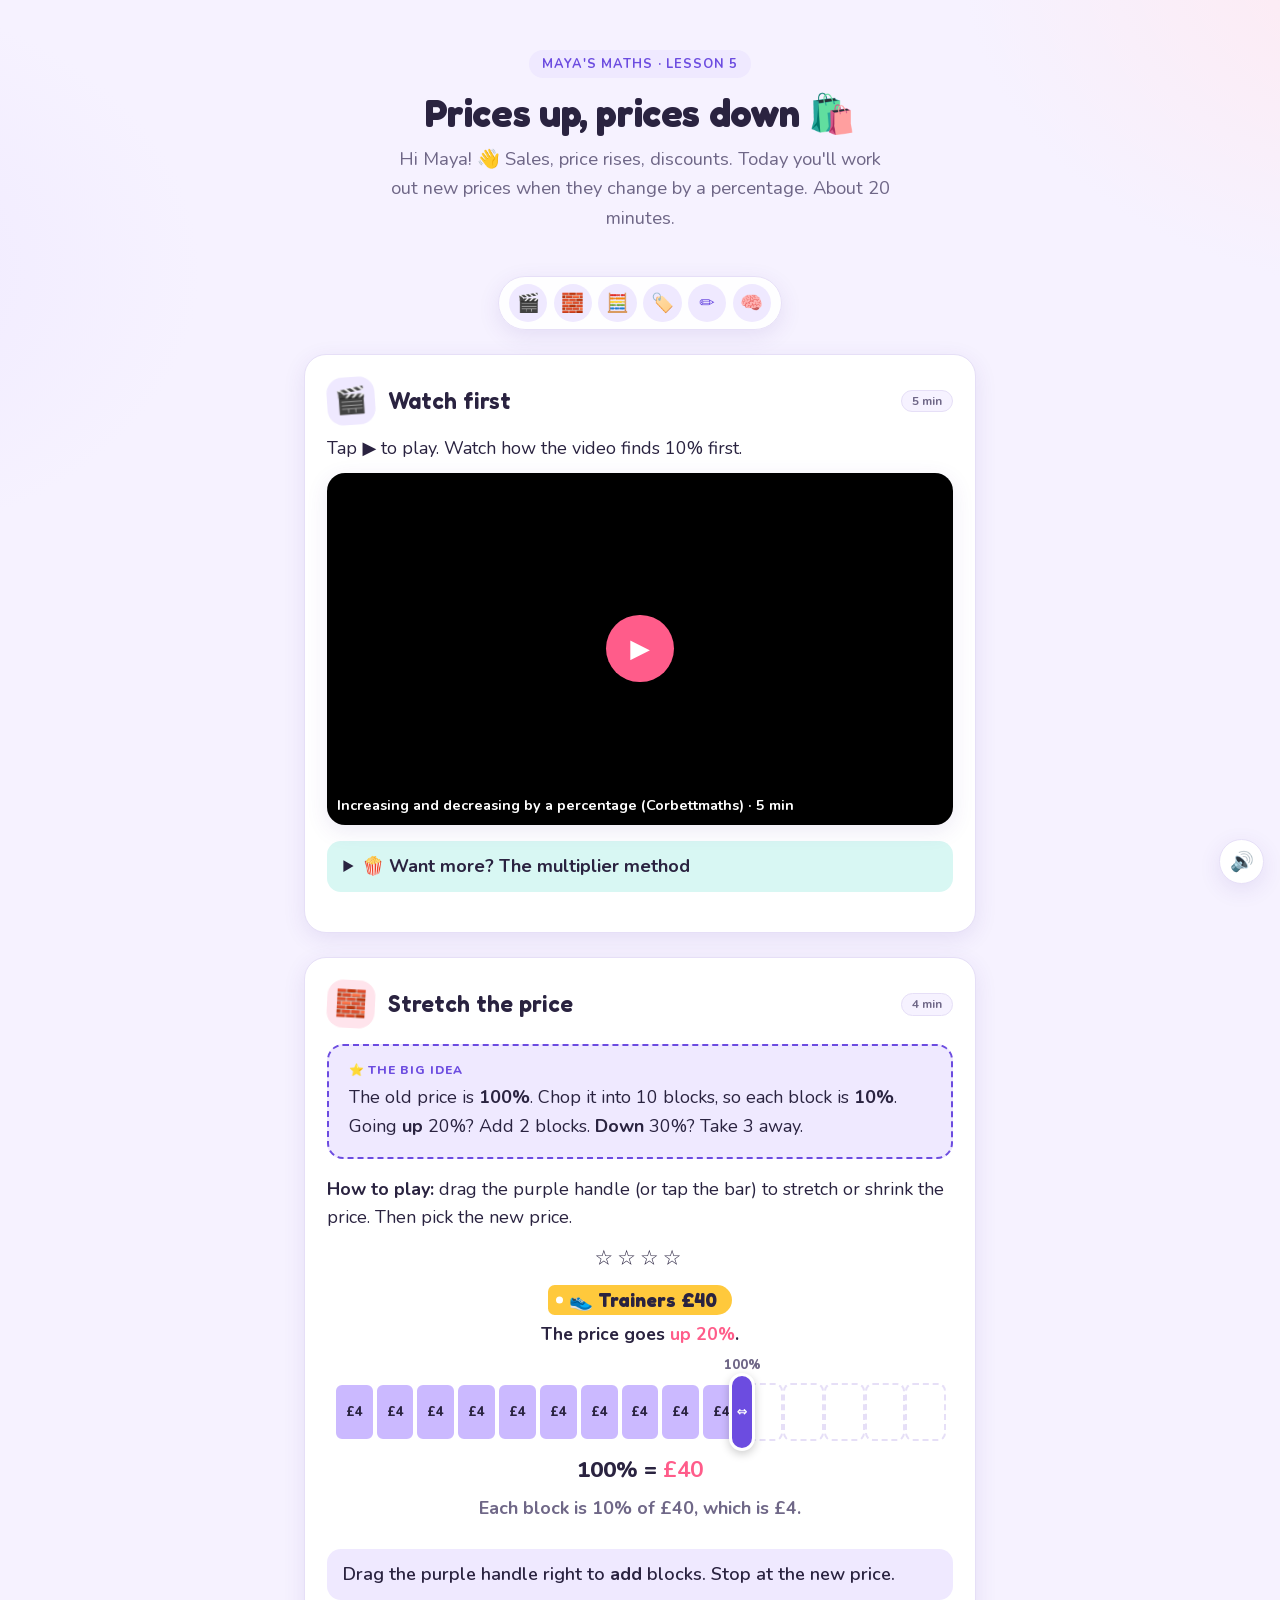
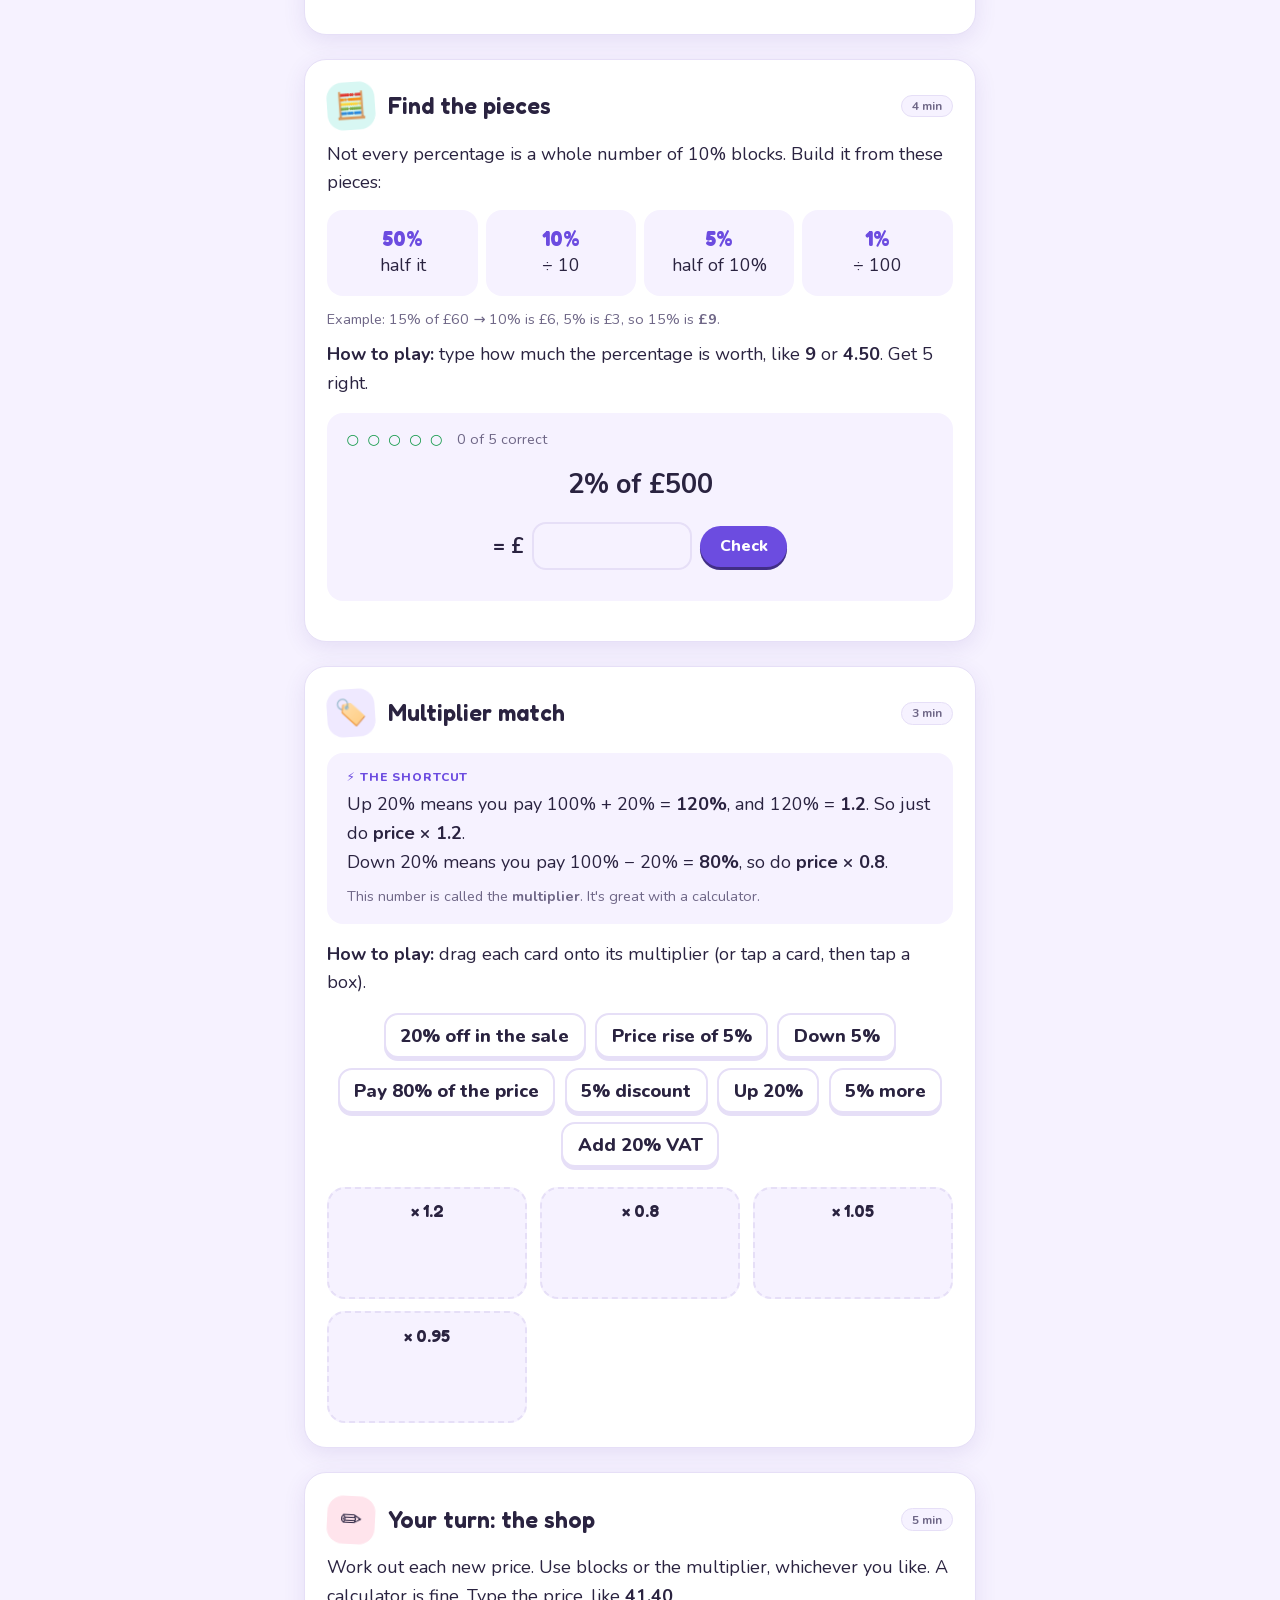
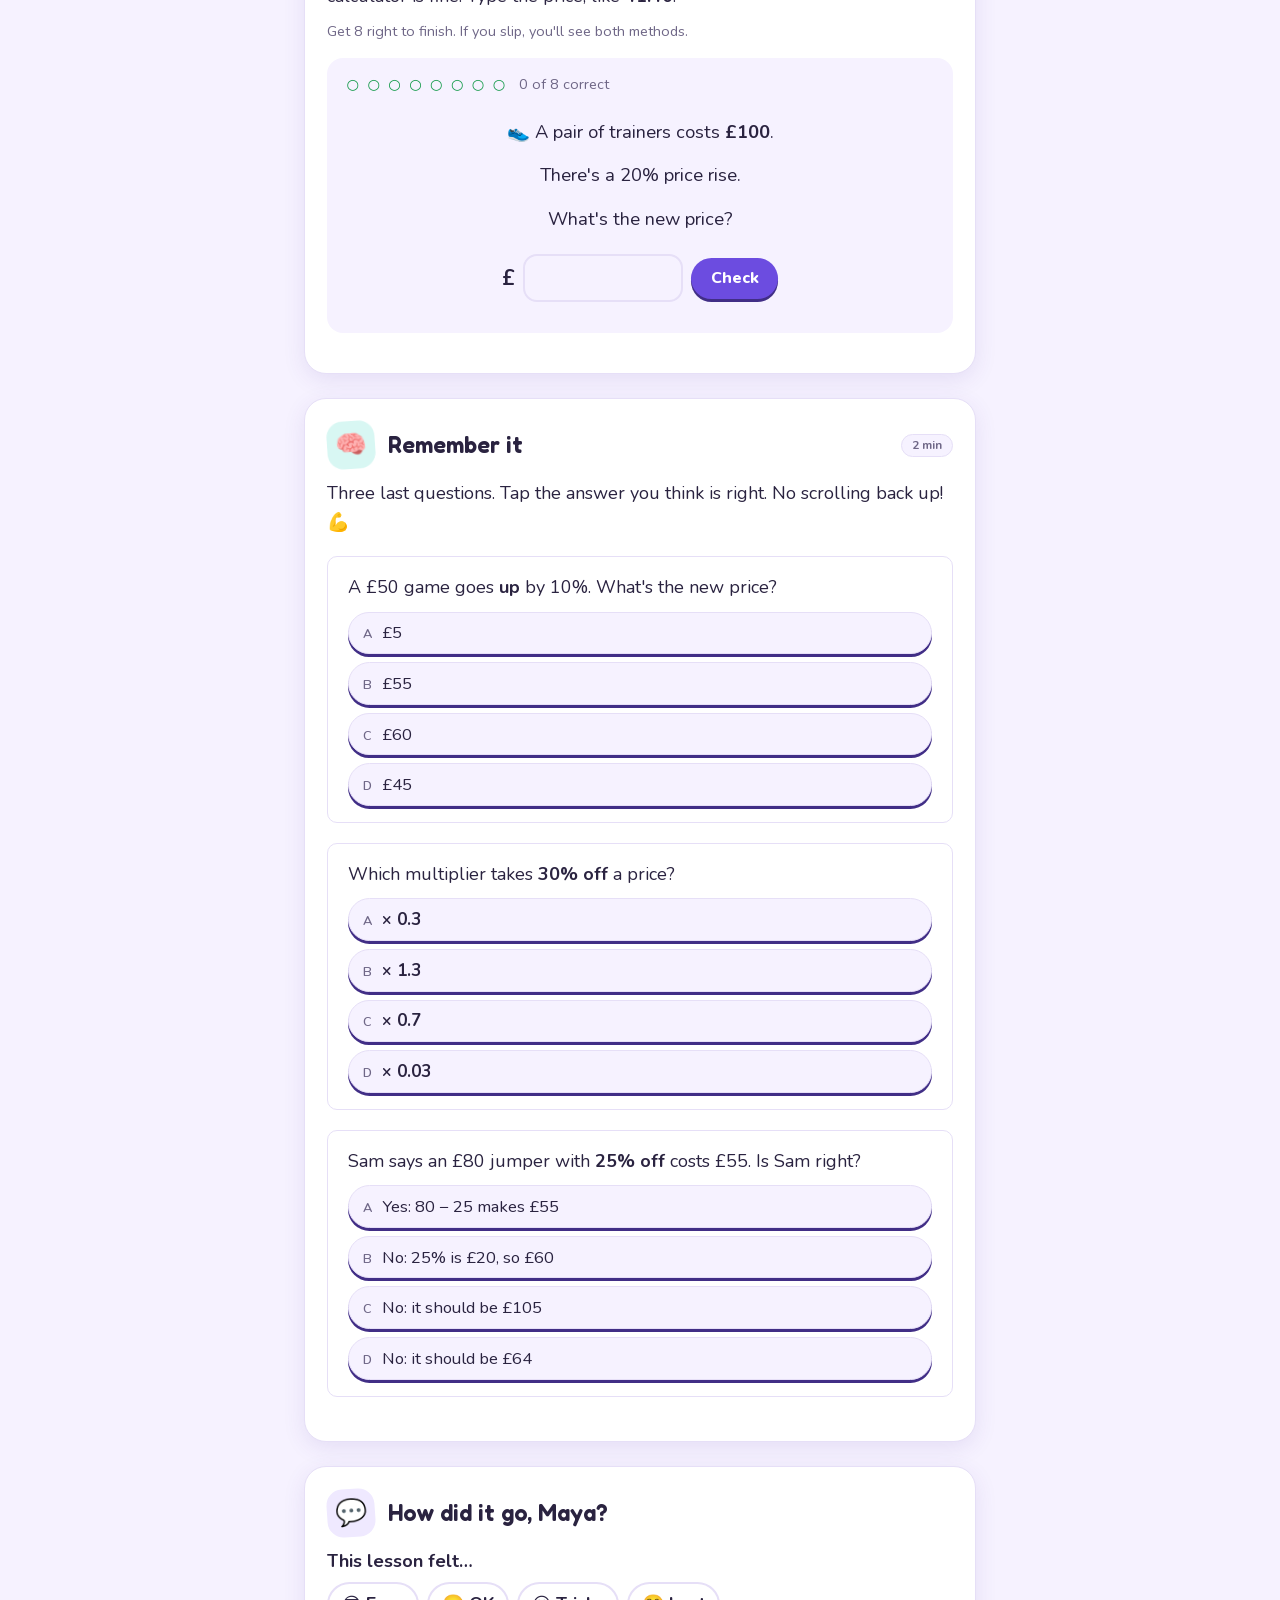
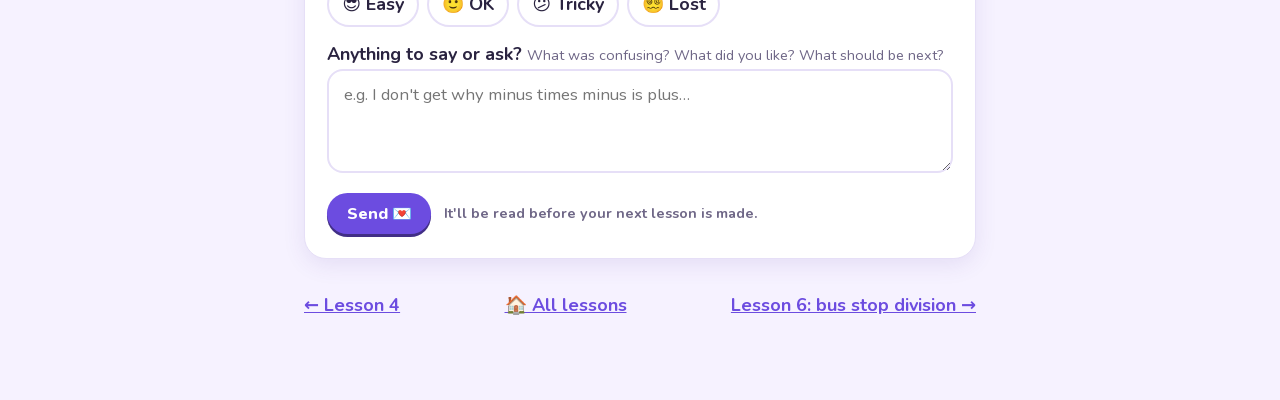
<file: lessons/0005-percentage-change.html>
<!doctype html>
<html lang="en-GB" data-learner="Maya">
<head>
<meta charset="utf-8">
<meta name="viewport" content="width=device-width, initial-scale=1, viewport-fit=cover">
<meta name="theme-color" content="#6c4ce0">
<meta name="apple-mobile-web-app-capable" content="yes">
<meta name="mobile-web-app-capable" content="yes">
<meta name="apple-mobile-web-app-title" content="Maya's Maths">
<meta name="apple-mobile-web-app-status-bar-style" content="default">
<link rel="manifest" href="../manifest.webmanifest">
<link rel="apple-touch-icon" href="../icons/apple-touch-icon.png">
<link rel="icon" type="image/png" sizes="192x192" href="../icons/icon-192.png">
<script src="../assets/pwa.js"></script>
<title>Percentage Change</title>
<link rel="stylesheet" href="../assets/course.css">
<script src="../assets/expr.js"></script>
<script src="../assets/drag.js"></script>
<script src="../assets/sounds.js"></script>
<script src="../assets/lesson.js"></script>
<script src="../assets/whimsy.js"></script>
<script src="../assets/percent.js"></script>
<script src="../assets/sort.js"></script>
<script src="../assets/practice.js"></script>
<script src="../assets/quiz.js"></script>
<script src="../assets/feedback.js"></script>
<style>
  .pieces { display:grid; grid-template-columns:repeat(auto-fit, minmax(8.5rem, 1fr)); gap:.5rem; margin:.8rem 0; }
  .pieces .box { margin:0; text-align:center; }
  .pieces strong { font:700 1.3rem var(--display); display:block; color:var(--accent); }
  .shop { font-size:1.15rem; line-height:1.5; }
</style>
</head>
<body>
<main>

<header class="hero">
  <p class="kicker">Maya's maths · Lesson 5</p>
  <h1>Prices up, prices <span data-sparkles>down</span> <span class="wiggle">🛍️</span></h1>
  <p class="lede">Hi Maya! 👋 Sales, price rises, discounts. Today you'll work out new prices when they change by a percentage. About 20 minutes.</p>
</header>

<nav class="journey" aria-label="Lesson steps">
  <a href="#watch" data-step="watch" title="Watch">🎬</a>
  <a href="#stretch" data-step="bar" title="Stretch the price">🧱</a>
  <a href="#pieces" data-step="pieces" title="Find the pieces">🧮</a>
  <a href="#match" data-step="match" title="Multiplier match">🏷️</a>
  <a href="#practise" data-step="practice" title="Practise">✏️</a>
  <a href="#remember" data-step="quiz" title="Remember it">🧠</a>
</nav>

<!-- 1. WATCH -->
<section class="card" id="watch">
  <div class="card-head"><span class="bubble">🎬</span><h2>Watch first</h2><span class="chip">5 min</span></div>
  <p>Tap ▶ to play. Watch how the video finds 10% first.</p>
  <button class="video" data-yt="tUtgC7ZrsRc" data-step="watch" data-label="Increasing and decreasing by a percentage (Corbettmaths) · 5 min"></button>
  <details class="reveal">
    <summary>🍿 Want more? The multiplier method</summary>
    <div class="videos">
      <button class="video" data-yt="uHYywMkaZC8" data-label="Multipliers (Corbettmaths) · 8 min"></button>
    </div>
  </details>
</section>

<!-- 2. STRETCH -->
<section class="card" id="stretch">
  <div class="card-head"><span class="bubble">🧱</span><h2>Stretch the price</h2><span class="chip">4 min</span></div>
  <div class="box key">
    <span class="label">⭐ The big idea</span>
    The old price is <strong>100%</strong>. Chop it into 10 blocks, so each block is <strong>10%</strong>.
    Going <strong>up</strong> 20%? Add 2 blocks. <strong>Down</strong> 30%? Take 3 away.
  </div>
  <p><strong>How to play:</strong> drag the purple handle (or tap the bar) to stretch or shrink the price. Then pick the new price.</p>
  <div id="bar"></div>
</section>

<!-- 3. PIECES -->
<section class="card" id="pieces">
  <div class="card-head"><span class="bubble">🧮</span><h2>Find the pieces</h2><span class="chip">4 min</span></div>
  <p>Not every percentage is a whole number of 10% blocks. Build it from these pieces:</p>
  <div class="pieces">
    <div class="box"><strong>50%</strong>half it</div>
    <div class="box"><strong>10%</strong>÷ 10</div>
    <div class="box"><strong>5%</strong>half of 10%</div>
    <div class="box"><strong>1%</strong>÷ 100</div>
  </div>
  <p class="meta">Example: 15% of £60 → 10% is £6, 5% is £3, so 15% is <strong>£9</strong>.</p>
  <p><strong>How to play:</strong> type how much the percentage is worth, like <span class="m">9</span> or <span class="m">4.50</span>. Get 5 right.</p>
  <div id="practice-of"></div>
</section>

<!-- 4. MATCH -->
<section class="card" id="match">
  <div class="card-head"><span class="bubble">🏷️</span><h2>Multiplier match</h2><span class="chip">3 min</span></div>
  <div class="box">
    <span class="label">⚡ The shortcut</span>
    Up 20% means you pay 100% + 20% = <strong>120%</strong>, and 120% = <strong>1.2</strong>. So just do <span class="m">price × 1.2</span>.<br>
    Down 20% means you pay 100% − 20% = <strong>80%</strong>, so do <span class="m">price × 0.8</span>.
    <p class="meta" style="margin-bottom:0">This number is called the <strong>multiplier</strong>. It's great with a calculator.</p>
  </div>
  <p><strong>How to play:</strong> drag each card onto its multiplier (or tap a card, then tap a box).</p>
  <div id="sort"></div>
</section>

<!-- 5. PRACTISE -->
<section class="card" id="practise">
  <div class="card-head"><span class="bubble">✏️</span><h2>Your turn: the shop</h2><span class="chip">5 min</span></div>
  <p>Work out each new price. Use blocks or the multiplier, whichever you like. A calculator is fine. Type the price, like <span class="m">41.40</span>.</p>
  <p class="meta">Get 8 right to finish. If you slip, you'll see both methods.</p>
  <div id="practice"></div>
</section>

<!-- 6. REMEMBER -->
<section class="card" id="remember">
  <div class="card-head"><span class="bubble">🧠</span><h2>Remember it</h2><span class="chip">2 min</span></div>
  <p>Three last questions. Tap the answer you think is right. No scrolling back up! 💪</p>

  <div class="quiz" data-answer="1" data-hint="Find 10% of £50 first, then add it on." data-why="10% of £50 is £5, so the new price is £50 + £5 = £55.">
    <p>A £50 game goes <strong>up</strong> by 10%. What's the new price?</p>
    <ol>
      <li>£5</li>
      <li>£55</li>
      <li>£60</li>
      <li>£45</li>
    </ol>
  </div>

  <div class="quiz" data-answer="2" data-hint="If 30% comes off, what percentage do you still pay?" data-why="You pay 100% − 30% = 70%, and 70% = 0.7, so multiply by 0.7.">
    <p>Which multiplier takes <strong>30% off</strong> a price?</p>
    <ol>
      <li><span class="m">× 0.3</span></li>
      <li><span class="m">× 1.3</span></li>
      <li><span class="m">× 0.7</span></li>
      <li><span class="m">× 0.03</span></li>
    </ol>
  </div>

  <div class="quiz" data-answer="1" data-hint="25% isn't £25. What's 25% of £80? (It's a quarter.)" data-why="25% of £80 is a quarter of £80, which is £20. So the jumper costs £80 − £20 = £60, not £55.">
    <p>Sam says an £80 jumper with <strong>25% off</strong> costs £55. Is Sam right?</p>
    <ol>
      <li>Yes: 80 − 25 makes £55</li>
      <li>No: 25% is £20, so £60</li>
      <li>No: it should be £105</li>
      <li>No: it should be £64</li>
    </ol>
  </div>
  <p class="quiz-score" style="text-align:center;font-weight:700" aria-live="polite"></p>
</section>

<form class="card fb-form" name="feedback" method="POST" data-netlify="true" netlify-honeypot="bot-field">
  <div class="card-head"><span class="bubble">💬</span><h2>How did it go, Maya?</h2></div>
  <input type="hidden" name="form-name" value="feedback">
  <input type="hidden" name="page" value="Lesson 5: Percentage change">
  <p hidden><label>Leave this empty: <input name="bot-field"></label></p>
  <fieldset class="fb-moods">
    <legend>This lesson felt…</legend>
    <label><input type="radio" name="feeling" value="Easy"><span>😎 Easy</span></label>
    <label><input type="radio" name="feeling" value="OK"><span>🙂 OK</span></label>
    <label><input type="radio" name="feeling" value="Tricky"><span>😕 Tricky</span></label>
    <label><input type="radio" name="feeling" value="Lost"><span>😵‍💫 Lost</span></label>
  </fieldset>
  <label for="fb-message"><strong>Anything to say or ask?</strong> <span class="meta">What was confusing? What did you like? What should be next?</span></label>
  <textarea id="fb-message" name="message" maxlength="2000" placeholder="e.g. I don't get why minus times minus is plus…"></textarea>
  <div class="fb-row"><button type="submit">Send 💌</button><p class="fb-status meta" aria-live="polite">It'll be read before your next lesson is made.</p></div>
</form>

<nav class="lessons">
  <a href="0004-triangle-equations.html">← Lesson 4</a>
  <a href="../index.html">🏠 All lessons</a>
  <a href="0006-bus-stop-division.html">Lesson 6: bus stop division →</a>
</nav>

</main>
<script>
  const rnd = (lo, hi) => lo + Math.floor(Math.random() * (hi - lo + 1));
  const pickOf = arr => arr[rnd(0, arr.length - 1)];
  const money = PercentBar.money;
  const ITEMS = [["👟", "pair of trainers"], ["🎧", "pair of headphones"], ["🎮", "game"], ["📱", "phone case"], ["🎟️", "concert ticket"],
    ["🛹", "skateboard"], ["🧥", "coat"], ["🎒", "school bag"], ["🎨", "paint set"], ["⌚", "watch"]];
  // Reads "£41.40", "41.4", "41.40p"… as a number of pounds.
  const readMoney = t => { const v = parseFloat(String(t).replace(/[£,\s]/g, "")); return isNaN(v) ? null : v; };
  const same = (a, b) => Math.abs(a - b) < .005;

  // "15% of £60" as building blocks: 10% = £6, 5% = £3 → 15% = £9
  function build(pct, amount) {
    const parts = [];
    let left = pct;
    [[50, "half"], [10, "÷ 10"], [5, "half of 10%"], [1, "÷ 100"]].forEach(([p]) => {
      while (left >= p) { parts.push(p); left -= p; }
    });
    const groups = {};
    parts.forEach(p => groups[p] = (groups[p] || 0) + 1);
    const lines = Object.keys(groups).sort((a, b) => b - a).map(p => {
      const each = amount * p / 100, k = groups[p];
      if (+p === 5) return `10% = ${money(amount / 10)}, so 5% = ${money(each)}`;
      return k > 1 ? `${p}% = ${money(each)}, so ${k * p}% = ${money(each * k)}` : `${p}% = ${money(each)}`;
    });
    return lines.join("<br>") + (Object.keys(groups).length > 1 || groups[Object.keys(groups)[0]] > 1 ? `<br><strong>${pct}% = ${money(amount * pct / 100)}</strong>` : "");
  }

  PercentBar.mount(document.getElementById("bar"), {
    rounds: [
      { item: "👟 Trainers", price: 40, change: 20 },
      { item: "🎧 Headphones", price: 60, change: -30 },
      { item: "🎟️ Ticket", price: 35, change: 10 },
      { item: "🛹 Skateboard", price: 90, change: -40 }
    ],
    onDone: () => Lesson.done("bar")
  });

  Practice.mount(document.getElementById("practice-of"), {
    goal: 5, before: "= £", inputmode: "decimal", example: '<span class="m">4.50</span>',
    onFinish: () => Lesson.done("pieces"),
    generate() {
      const pct = pickOf([10, 20, 30, 5, 15, 25, 50, 35, 1, 2]);
      const amount = pct < 5 ? 100 * rnd(2, 9) : pct % 10 ? 20 * rnd(1, 9) : 10 * rnd(2, 20);
      const ans = amount * pct / 100;
      return {
        prompt: `${pct}% of £${amount}`,
        promptHTML: `<span class="m">${pct}% of £${amount}</span>`,
        show: money(ans),
        check(t) {
          const v = readMoney(t); if (v === null) return null;
          if (same(v, ans)) return { ok: true };
          if (same(v, pct)) return { ok: false, hint: `${pct}% isn't £${pct}! It's ${pct} hundredths of £${amount}.` };
          return { ok: false };
        },
        explain(box) { box.innerHTML = `<div class="box" style="margin-top:.8rem">${build(pct, amount)}</div>`; }
      };
    }
  });

  Sort.mount(document.getElementById("sort"), {
    bins: [ { id: "a", label: "× 1.2" }, { id: "b", label: "× 0.8" }, { id: "c", label: "× 1.05" }, { id: "d", label: "× 0.95" } ],
    cards: [
      { html: "Up 20%", bin: "a", why: "100% + 20% = 120% = 1.2", hint: "Up means more than 100%. What's 100% + 20%?" },
      { html: "20% off in the sale", bin: "b", why: "You pay 100% − 20% = 80% = 0.8", hint: "Off means you pay less than 100%. What's 100% − 20%?" },
      { html: "Price rise of 5%", bin: "c", why: "100% + 5% = 105% = 1.05", hint: "A rise means more than 100%. What's 100% + 5%?" },
      { html: "5% discount", bin: "d", why: "You pay 100% − 5% = 95% = 0.95", hint: "A discount means you pay less. What's 100% − 5%?" },
      { html: "Add 20% VAT", bin: "a", why: "VAT is added on top: 120% = 1.2", hint: "Adding makes it bigger. What's 100% + 20%?" },
      { html: "Down 5%", bin: "d", why: "100% − 5% = 95% = 0.95", hint: "Down means less than 100%. What's 100% − 5%?" },
      { html: "Pay 80% of the price", bin: "b", why: "80% = 0.8", hint: "80% as a decimal is…?" },
      { html: "5% more", bin: "c", why: "105% = 1.05. Careful, it's not 1.5 (that would be 50% more)!", hint: "100% + 5% = 105%. As a decimal?" }
    ],
    onDone: () => Lesson.done("match")
  });

  Practice.mount(document.getElementById("practice"), {
    goal: 8, before: "£", inputmode: "decimal", example: '<span class="m">41.40</span>',
    onFinish: () => { Lesson.done("practice"); Celebrate.burst(); },
    generate() {
      const item = pickOf(ITEMS), up = Math.random() < .5;
      const pct = pickOf([10, 20, 30, 40, 5, 15, 25, 50]);
      const amount = pct % 10 ? 4 * rnd(3, 30) : 10 * rnd(2, 15) + (Math.random() < .3 ? 5 : 0);
      const change = amount * pct / 100, ans = up ? amount + change : amount - change;
      const story = up
        ? pickOf([`The price goes up by ${pct}%.`, `There's a ${pct}% price rise.`, `It costs ${pct}% more next month.`])
        : pickOf([`Sale: ${pct}% off!`, `There's a ${pct}% discount.`, `The price drops by ${pct}%.`]);
      const mult = (100 + (up ? pct : -pct)) / 100;
      return {
        prompt: `${item[1]} ${amount} ${up ? "+" : "-"}${pct}`,
        promptHTML: `<span class="shop">${item[0]} A ${item[1]} costs <strong>£${amount}</strong>.<br>${story}<br>What's the new price?</span>`,
        show: money(ans),
        check(t) {
          const v = readMoney(t); if (v === null) return null;
          if (same(v, ans)) return { ok: true, tidy: `${window.Lesson ? Lesson.praise() : "Correct!"} The new price is <strong>${money(ans)}</strong>.` };
          if (same(v, change)) return { ok: false, hint: `${money(change)} is how much it ${up ? "goes up" : "comes off"}. Now ${up ? "add it to" : "take it away from"} £${amount}.` };
          if (same(v, up ? amount - change : amount + change)) return { ok: false, hint: `Wrong way! This price goes <strong>${up ? "up" : "down"}</strong>.` };
          if (same(v, up ? amount + pct : amount - pct)) return { ok: false, hint: `${pct}% of £${amount} isn't £${pct}. Find 10% first.` };
          return { ok: false };
        },
        explain(box) {
          box.innerHTML = `<div class="box" style="margin-top:.8rem">
            <strong>Blocks:</strong><br>${build(pct, amount)}<br>£${amount} ${up ? "+" : "−"} ${money(change)} = <strong>${money(ans)}</strong>
            <hr style="border:0;border-top:1px solid var(--rule)">
            <strong>Multiplier:</strong> ${up ? "100% + " : "100% − "}${pct}% = ${100 + (up ? pct : -pct)}%, so <span class="m">£${amount} × ${mult} = ${money(ans)}</span></div>`;
        }
      };
    }
  });

  document.addEventListener("quiz:finished", () => Lesson.done("quiz"));
</script>
</body>
</html>
</file>
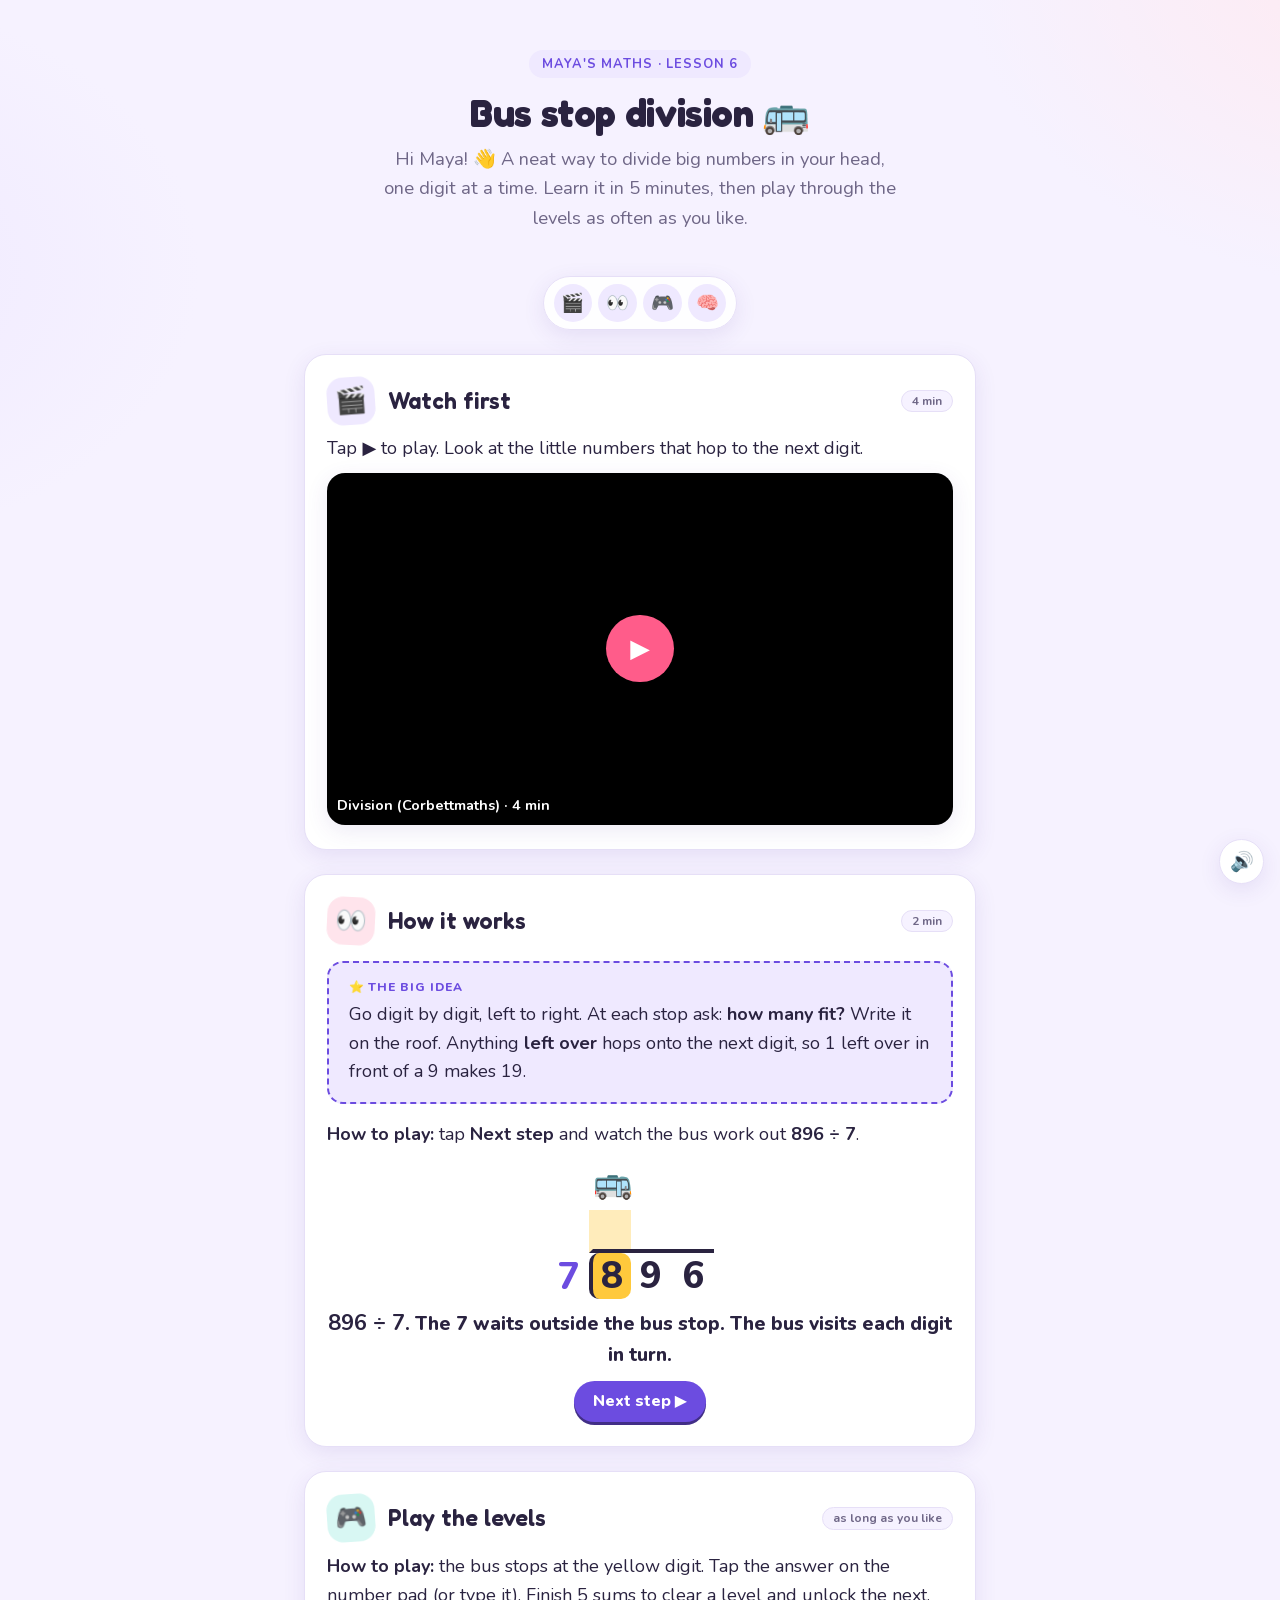
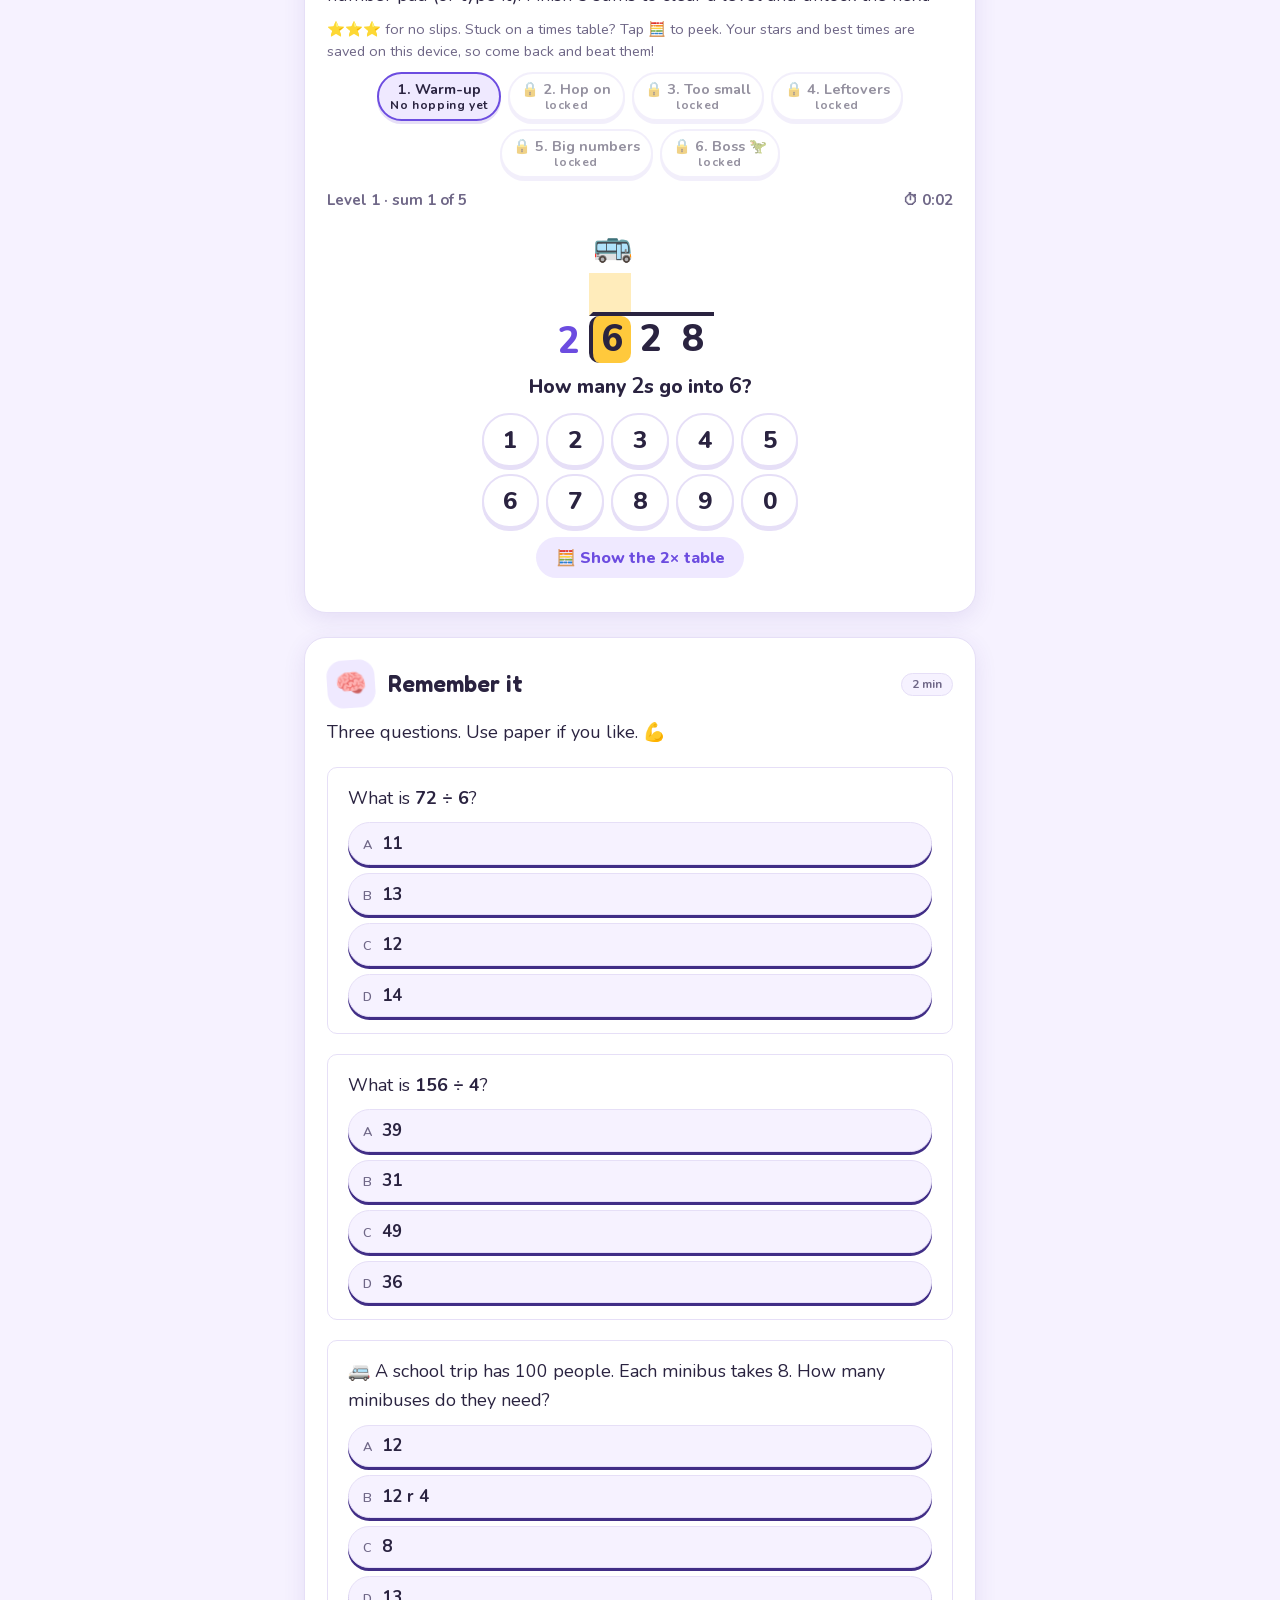
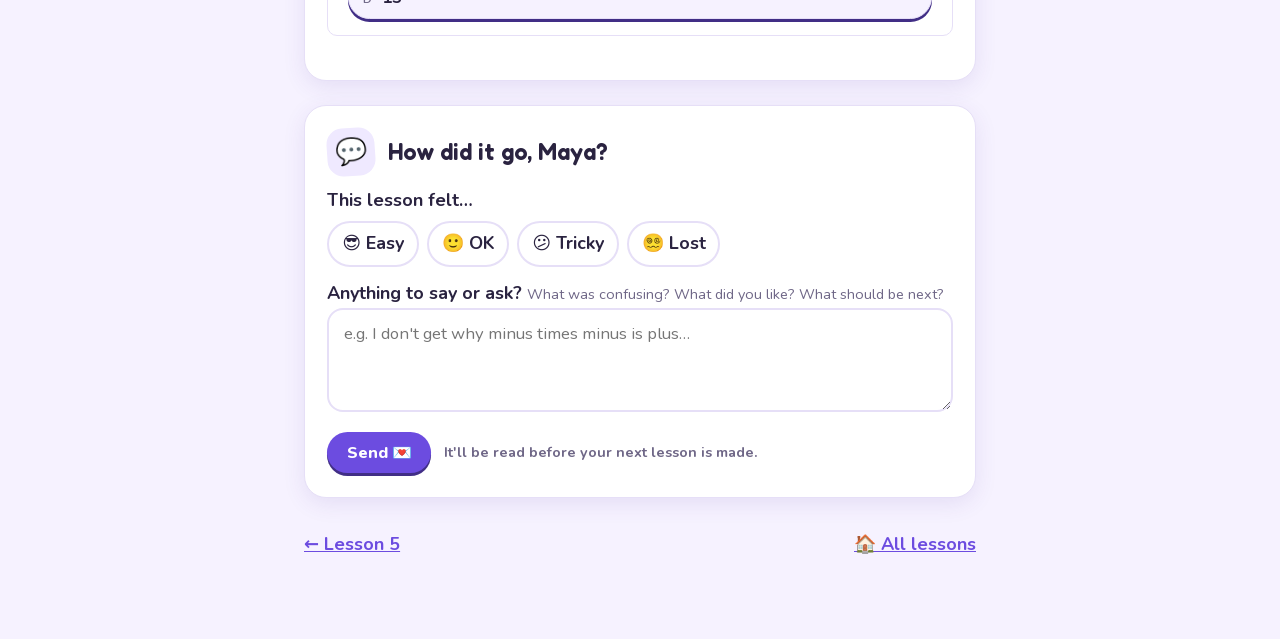
<file: lessons/0006-bus-stop-division.html>
<!doctype html>
<html lang="en-GB" data-learner="Maya">
<head>
<meta charset="utf-8">
<meta name="viewport" content="width=device-width, initial-scale=1, viewport-fit=cover">
<meta name="theme-color" content="#6c4ce0">
<meta name="apple-mobile-web-app-capable" content="yes">
<meta name="mobile-web-app-capable" content="yes">
<meta name="apple-mobile-web-app-title" content="Maya's Maths">
<meta name="apple-mobile-web-app-status-bar-style" content="default">
<link rel="manifest" href="../manifest.webmanifest">
<link rel="apple-touch-icon" href="../icons/apple-touch-icon.png">
<link rel="icon" type="image/png" sizes="192x192" href="../icons/icon-192.png">
<script src="../assets/pwa.js"></script>
<title>Bus Stop Division</title>
<link rel="stylesheet" href="../assets/course.css">
<script src="../assets/expr.js"></script>
<script src="../assets/sounds.js"></script>
<script src="../assets/lesson.js"></script>
<script src="../assets/whimsy.js"></script>
<script src="../assets/busstop.js"></script>
<script src="../assets/quiz.js"></script>
<script src="../assets/feedback.js"></script>
</head>
<body>
<main>

<header class="hero">
  <p class="kicker">Maya's maths · Lesson 6</p>
  <h1>Bus stop <span data-sparkles>division</span> <span class="wiggle">🚌</span></h1>
  <p class="lede">Hi Maya! 👋 A neat way to divide big numbers in your head, one digit at a time. Learn it in 5 minutes, then play through the levels as often as you like.</p>
</header>

<nav class="journey" aria-label="Lesson steps">
  <a href="#watch" data-step="watch" title="Watch">🎬</a>
  <a href="#how" data-step="demo" title="How it works">👀</a>
  <a href="#play" data-step="game" title="Play the levels">🎮</a>
  <a href="#remember" data-step="quiz" title="Remember it">🧠</a>
</nav>

<!-- 1. WATCH -->
<section class="card" id="watch">
  <div class="card-head"><span class="bubble">🎬</span><h2>Watch first</h2><span class="chip">4 min</span></div>
  <p>Tap ▶ to play. Look at the little numbers that hop to the next digit.</p>
  <button class="video" data-yt="q3Jk6W4oDgw" data-step="watch" data-label="Division (Corbettmaths) · 4 min"></button>
</section>

<!-- 2. HOW IT WORKS -->
<section class="card" id="how">
  <div class="card-head"><span class="bubble">👀</span><h2>How it works</h2><span class="chip">2 min</span></div>
  <div class="box key">
    <span class="label">⭐ The big idea</span>
    Go digit by digit, left to right. At each stop ask: <strong>how many fit?</strong> Write it on the roof. Anything <strong>left over</strong> hops onto the next digit, so 1 left over in front of a 9 makes 19.
  </div>
  <p><strong>How to play:</strong> tap <strong>Next step</strong> and watch the bus work out <span class="m">896 ÷ 7</span>.</p>
  <div id="demo"></div>
</section>

<!-- 3. PLAY -->
<section class="card" id="play">
  <div class="card-head"><span class="bubble">🎮</span><h2>Play the levels</h2><span class="chip">as long as you like</span></div>
  <p><strong>How to play:</strong> the bus stops at the yellow digit. Tap the answer on the number pad (or type it). Finish 5 sums to clear a level and unlock the next.</p>
  <p class="meta">⭐⭐⭐ for no slips. Stuck on a times table? Tap 🧮 to peek. Your stars and best times are saved on this device, so come back and beat them!</p>
  <div id="game"></div>
</section>

<!-- 4. REMEMBER -->
<section class="card" id="remember">
  <div class="card-head"><span class="bubble">🧠</span><h2>Remember it</h2><span class="chip">2 min</span></div>
  <p>Three questions. Use paper if you like. 💪</p>

  <div class="quiz" data-answer="2" data-hint="Bus stop it: 6s in 7? Then carry what's left onto the 2." data-why="6s in 7 = 1, carry 1 → 12. 6s in 12 = 2. So 72 ÷ 6 = 12.">
    <p>What is <span class="m">72 ÷ 6</span>?</p>
    <ol>
      <li><span class="m">11</span></li>
      <li><span class="m">13</span></li>
      <li><span class="m">12</span></li>
      <li><span class="m">14</span></li>
    </ol>
  </div>

  <div class="quiz" data-answer="0" data-hint="How many 4s fit into 1? None, so the 1 hops onto the next digit." data-why="4s in 1 = 0 (carry 1 → 15). 4s in 15 = 3 r 3 (carry 3 → 36). 4s in 36 = 9. So it's 39.">
    <p>What is <span class="m">156 ÷ 4</span>?</p>
    <ol>
      <li><span class="m">39</span></li>
      <li><span class="m">31</span></li>
      <li><span class="m">49</span></li>
      <li><span class="m">36</span></li>
    </ol>
  </div>

  <div class="quiz" data-answer="3" data-hint="Bus stop 100 ÷ 8. What's left over at the end?" data-why="100 ÷ 8 = 12 r 4. 12 full minibuses take 96 people, and the 4 left over still need a minibus, so you need 13.">
    <p>🚐 A school trip has 100 people. Each minibus takes 8. How many minibuses do they need?</p>
    <ol>
      <li><span class="m">12</span></li>
      <li><span class="m">12 r 4</span></li>
      <li><span class="m">8</span></li>
      <li><span class="m">13</span></li>
    </ol>
  </div>
  <p class="quiz-score" style="text-align:center;font-weight:700" aria-live="polite"></p>
</section>

<form class="card fb-form" name="feedback" method="POST" data-netlify="true" netlify-honeypot="bot-field">
  <div class="card-head"><span class="bubble">💬</span><h2>How did it go, Maya?</h2></div>
  <input type="hidden" name="form-name" value="feedback">
  <input type="hidden" name="page" value="Lesson 6: Bus stop division">
  <p hidden><label>Leave this empty: <input name="bot-field"></label></p>
  <fieldset class="fb-moods">
    <legend>This lesson felt…</legend>
    <label><input type="radio" name="feeling" value="Easy"><span>😎 Easy</span></label>
    <label><input type="radio" name="feeling" value="OK"><span>🙂 OK</span></label>
    <label><input type="radio" name="feeling" value="Tricky"><span>😕 Tricky</span></label>
    <label><input type="radio" name="feeling" value="Lost"><span>😵‍💫 Lost</span></label>
  </fieldset>
  <label for="fb-message"><strong>Anything to say or ask?</strong> <span class="meta">What was confusing? What did you like? What should be next?</span></label>
  <textarea id="fb-message" name="message" maxlength="2000" placeholder="e.g. I don't get why minus times minus is plus…"></textarea>
  <div class="fb-row"><button type="submit">Send 💌</button><p class="fb-status meta" aria-live="polite">It'll be read before your next lesson is made.</p></div>
</form>

<nav class="lessons">
  <a href="0005-percentage-change.html">← Lesson 5</a>
  <a href="../index.html">🏠 All lessons</a>
</nav>

</main>
<script>
  BusStop.demo(document.getElementById("demo"), { d: 7, n: 896, onDone: () => Lesson.done("demo") });
  BusStop.game(document.getElementById("game"), { onLevel: k => { if (k >= 2) Lesson.done("game"); } });
  document.addEventListener("quiz:finished", () => Lesson.done("quiz"));
</script>
</body>
</html>
</file>
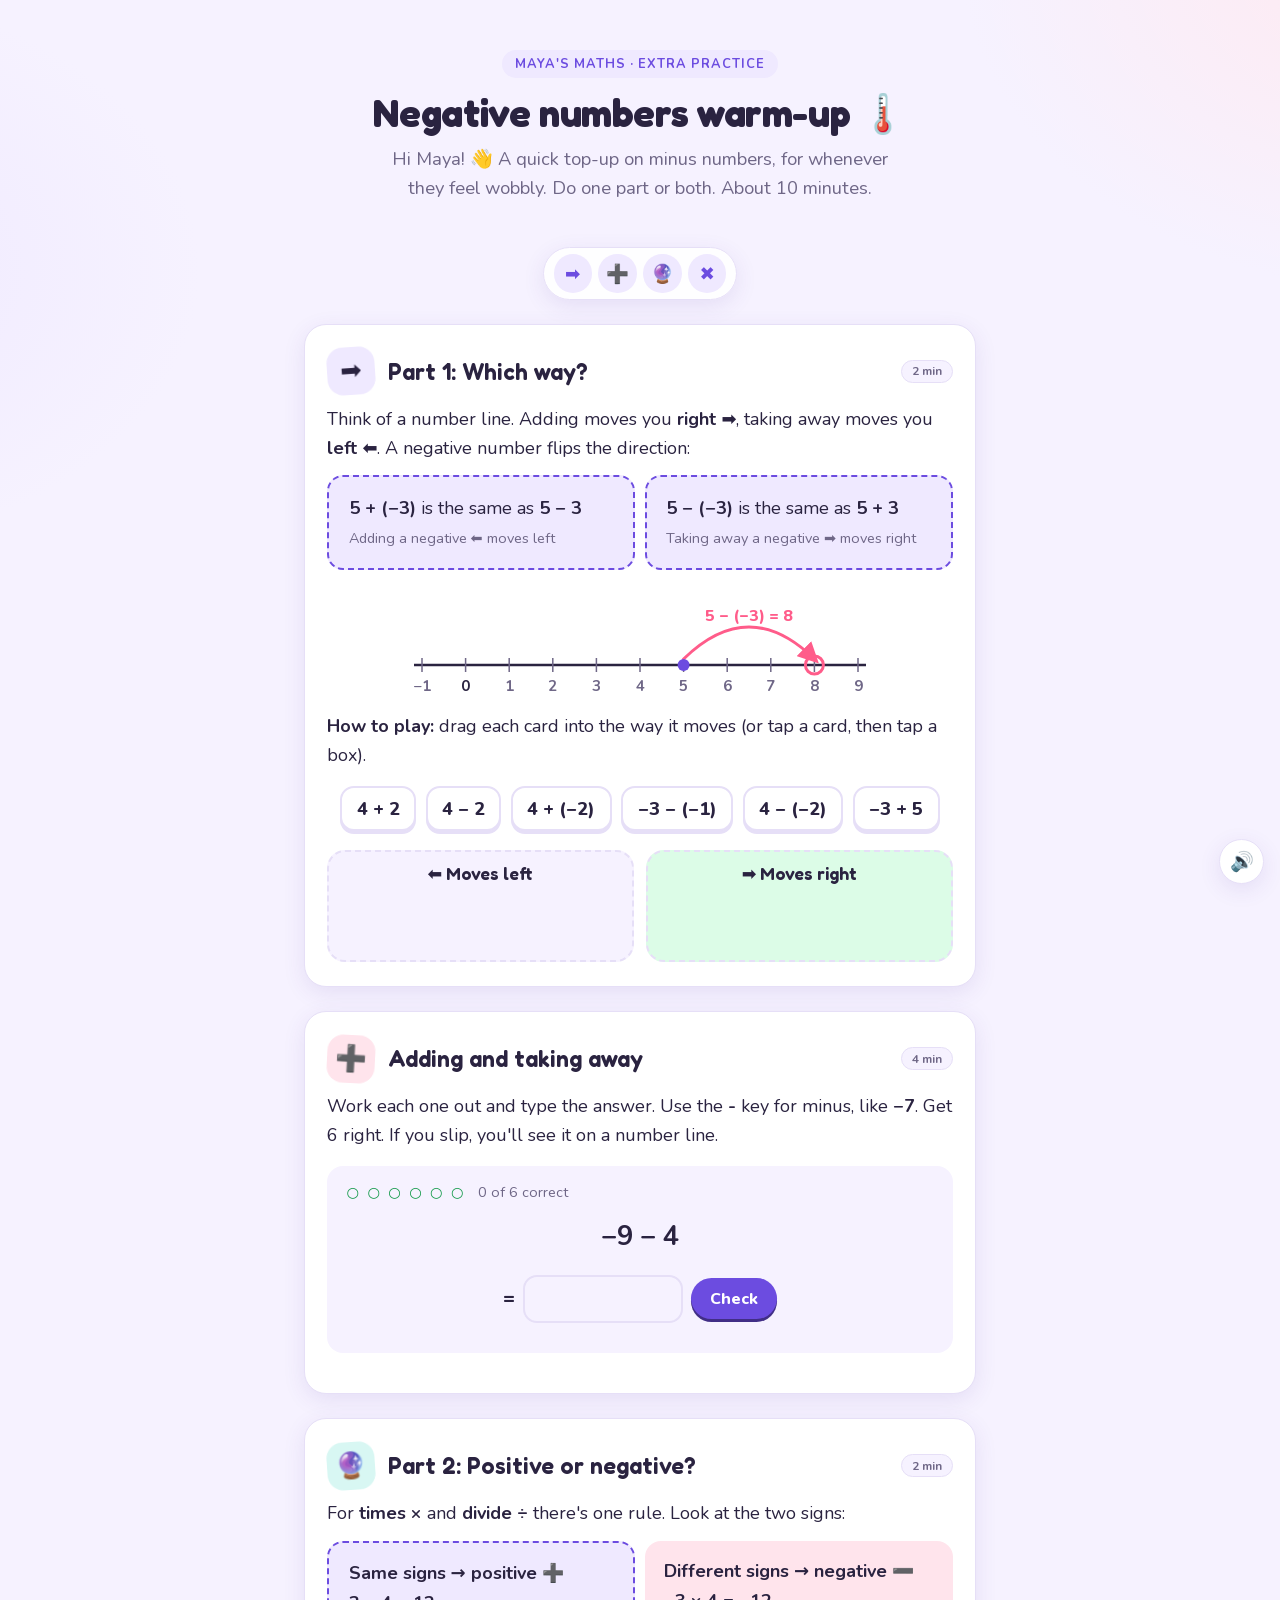
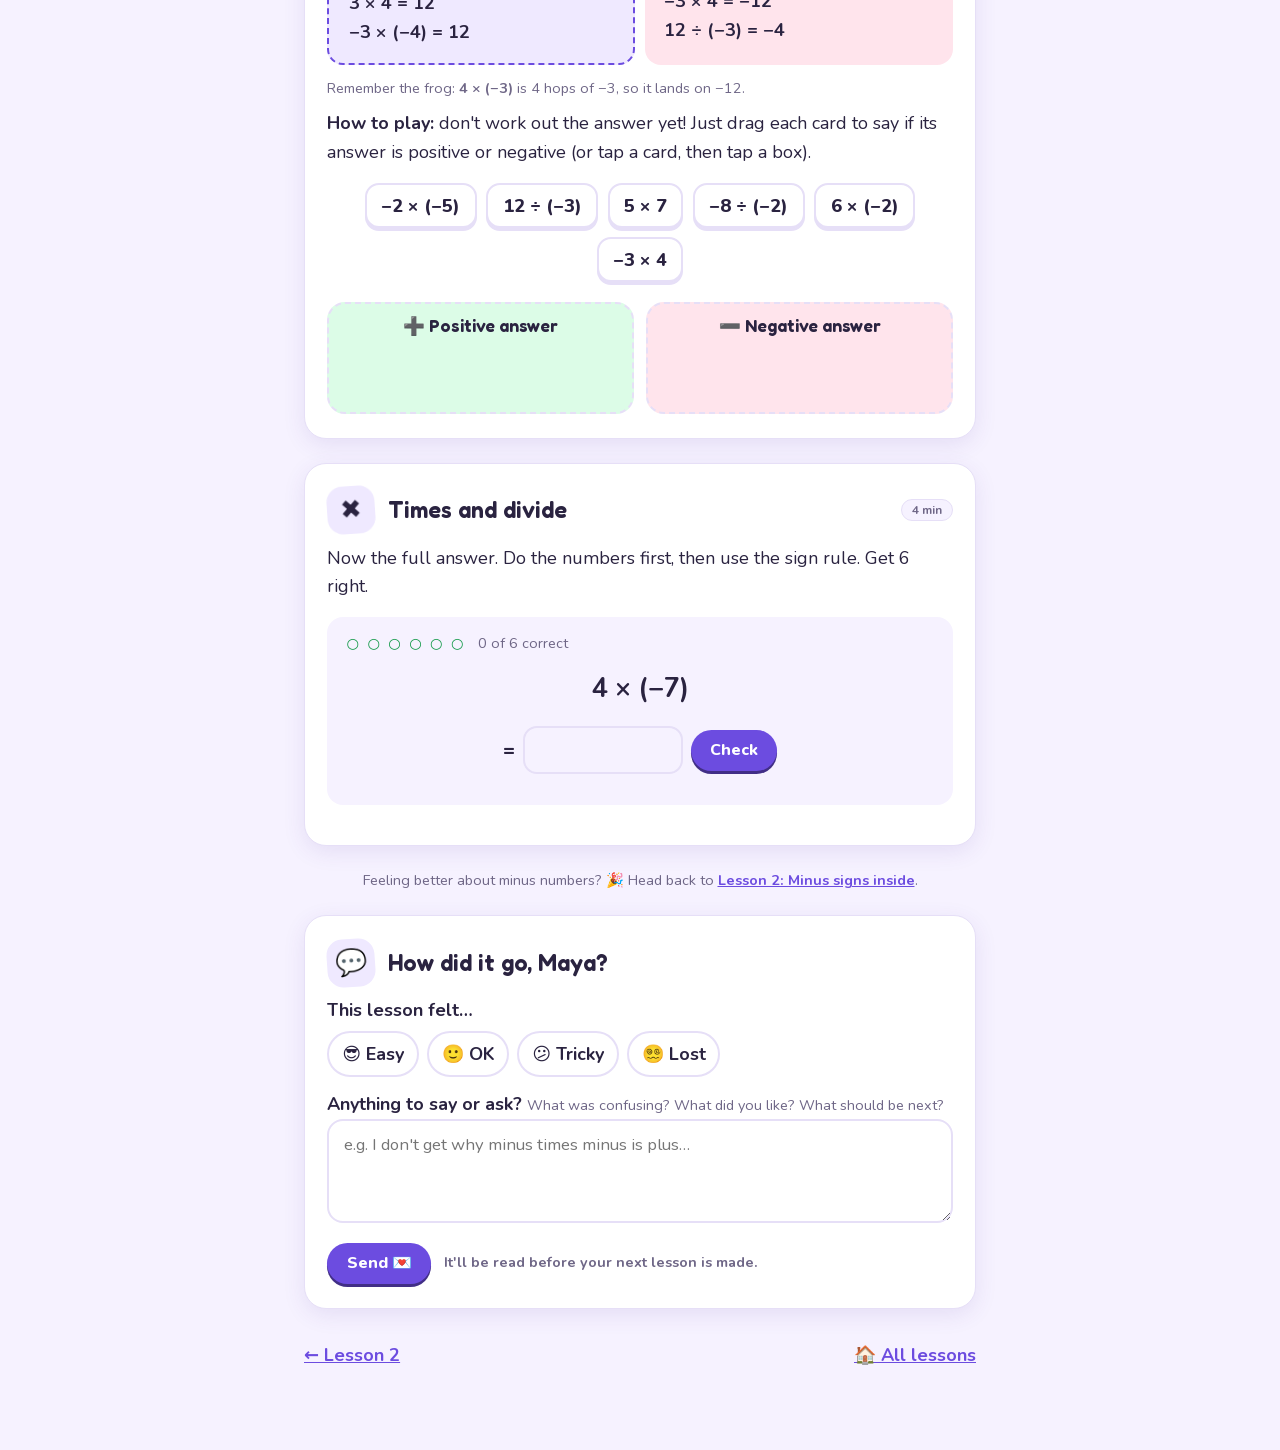
<file: lessons/extra-negative-numbers.html>
<!doctype html>
<html lang="en-GB" data-learner="Maya">
<head>
<meta charset="utf-8">
<meta name="viewport" content="width=device-width, initial-scale=1, viewport-fit=cover">
<meta name="theme-color" content="#6c4ce0">
<meta name="apple-mobile-web-app-capable" content="yes">
<meta name="mobile-web-app-capable" content="yes">
<meta name="apple-mobile-web-app-title" content="Maya's Maths">
<meta name="apple-mobile-web-app-status-bar-style" content="default">
<link rel="manifest" href="../manifest.webmanifest">
<link rel="apple-touch-icon" href="../icons/apple-touch-icon.png">
<link rel="icon" type="image/png" sizes="192x192" href="../icons/icon-192.png">
<script src="../assets/pwa.js"></script>
<title>Negative Numbers Warm-up</title>
<link rel="stylesheet" href="../assets/course.css">
<script src="../assets/expr.js"></script>
<script src="../assets/drag.js"></script>
<script src="../assets/sounds.js"></script>
<script src="../assets/lesson.js"></script>
<script src="../assets/whimsy.js"></script>
<script src="../assets/numberline.js"></script>
<script src="../assets/sort.js"></script>
<script src="../assets/practice.js"></script>
<script src="../assets/feedback.js"></script>
<style>
  .rules { display:grid; gap:.6rem; grid-template-columns:repeat(auto-fit, minmax(13rem, 1fr)); margin:.8rem 0; }
  .rules .box { margin:0; }
  .rules .m { font-size:1.15rem; }
</style>
</head>
<body>
<main>

<header class="hero">
  <p class="kicker">Maya's maths · Extra practice</p>
  <h1>Negative numbers <span data-sparkles>warm-up</span> <span class="wiggle">🌡️</span></h1>
  <p class="lede">Hi Maya! 👋 A quick top-up on minus numbers, for whenever they feel wobbly. Do one part or both. About 10 minutes.</p>
</header>

<nav class="journey" aria-label="Warm-up steps">
  <a href="#which-way" data-step="dir" title="Which way?">➡️</a>
  <a href="#add-sub" data-step="addsub" title="Adding and taking away">➕</a>
  <a href="#signs" data-step="signs" title="Positive or negative?">🔮</a>
  <a href="#mul-div" data-step="muldiv" title="Times and divide">✖️</a>
</nav>

<!-- PART 1: ADDING AND TAKING AWAY -->
<section class="card" id="which-way">
  <div class="card-head"><span class="bubble">➡️</span><h2>Part 1: Which way?</h2><span class="chip">2 min</span></div>
  <p>Think of a number line. Adding moves you <strong>right ➡️</strong>, taking away moves you <strong>left ⬅️</strong>. A negative number flips the direction:</p>
  <div class="rules">
    <div class="box key"><span class="m">5 + (−3)</span> is the same as <span class="m">5 − 3</span><br><span class="meta">Adding a negative ⬅️ moves left</span></div>
    <div class="box key"><span class="m">5 − (−3)</span> is the same as <span class="m">5 + 3</span><br><span class="meta">Taking away a negative ➡️ moves right</span></div>
  </div>
  <div id="nl-demo"></div>
  <p><strong>How to play:</strong> drag each card into the way it moves (or tap a card, then tap a box).</p>
  <div id="sort-dir"></div>
</section>

<section class="card" id="add-sub">
  <div class="card-head"><span class="bubble">➕</span><h2>Adding and taking away</h2><span class="chip">4 min</span></div>
  <p>Work each one out and type the answer. Use the <strong>-</strong> key for minus, like <span class="m">−7</span>. Get 6 right. If you slip, you'll see it on a number line.</p>
  <div id="practice-addsub"></div>
</section>

<!-- PART 2: TIMES AND DIVIDE -->
<section class="card" id="signs">
  <div class="card-head"><span class="bubble">🔮</span><h2>Part 2: Positive or negative?</h2><span class="chip">2 min</span></div>
  <p>For <strong>times ×</strong> and <strong>divide ÷</strong> there's one rule. Look at the two signs:</p>
  <div class="rules">
    <div class="box key"><strong>Same signs → positive ➕</strong><br><span class="m">3 × 4 = 12</span><br><span class="m">−3 × (−4) = 12</span></div>
    <div class="box warn"><strong>Different signs → negative ➖</strong><br><span class="m">−3 × 4 = −12</span><br><span class="m">12 ÷ (−3) = −4</span></div>
  </div>
  <p class="meta">Remember the frog: <span class="m">4 × (−3)</span> is 4 hops of −3, so it lands on −12.</p>
  <p><strong>How to play:</strong> don't work out the answer yet! Just drag each card to say if its answer is positive or negative (or tap a card, then tap a box).</p>
  <div id="sort-signs"></div>
</section>

<section class="card" id="mul-div">
  <div class="card-head"><span class="bubble">✖️</span><h2>Times and divide</h2><span class="chip">4 min</span></div>
  <p>Now the full answer. Do the numbers first, then use the sign rule. Get 6 right.</p>
  <div id="practice-muldiv"></div>
</section>

<p class="meta" style="text-align:center;margin-top:1.5rem">Feeling better about minus numbers? 🎉 Head back to <a href="0002-minus-inside.html">Lesson 2: Minus signs inside</a>.</p>

<form class="card fb-form" name="feedback" method="POST" data-netlify="true" netlify-honeypot="bot-field">
  <div class="card-head"><span class="bubble">💬</span><h2>How did it go, Maya?</h2></div>
  <input type="hidden" name="form-name" value="feedback">
  <input type="hidden" name="page" value="Extra: Negative numbers warm-up">
  <p hidden><label>Leave this empty: <input name="bot-field"></label></p>
  <fieldset class="fb-moods">
    <legend>This lesson felt…</legend>
    <label><input type="radio" name="feeling" value="Easy"><span>😎 Easy</span></label>
    <label><input type="radio" name="feeling" value="OK"><span>🙂 OK</span></label>
    <label><input type="radio" name="feeling" value="Tricky"><span>😕 Tricky</span></label>
    <label><input type="radio" name="feeling" value="Lost"><span>😵‍💫 Lost</span></label>
  </fieldset>
  <label for="fb-message"><strong>Anything to say or ask?</strong> <span class="meta">What was confusing? What did you like? What should be next?</span></label>
  <textarea id="fb-message" name="message" maxlength="2000" placeholder="e.g. I don't get why minus times minus is plus…"></textarea>
  <div class="fb-row"><button type="submit">Send 💌</button><p class="fb-status meta" aria-live="polite">It'll be read before your next lesson is made.</p></div>
</form>

<nav class="lessons">
  <a href="0002-minus-inside.html">← Lesson 2</a>
  <a href="../index.html">🏠 All lessons</a>
</nav>

</main>
<script>
  const rnd = (lo, hi) => lo + Math.floor(Math.random() * (hi - lo + 1));
  const n = v => (v < 0 ? "-" + Math.abs(v) : String(v));                 // plain text, Expr.html makes the minus pretty
  const b = v => (v < 0 ? `(-${Math.abs(v)})` : String(v));               // brackets round a negative second number
  const pretty = s => Expr.html(s);
  const EXAMPLE = '<span class="m">−7</span>';

  NumberLine.render(document.getElementById("nl-demo"), { from: 5, to: 8, label: "5 − (−3) = 8" });

  Sort.mount(document.getElementById("sort-dir"), {
    bins: [ { id: "left", label: "⬅️ Moves left" }, { id: "right", label: "➡️ Moves right" } ],
    cards: [
      { html: "4 + 2", bin: "right", why: "Adding a positive moves right.", hint: "Plus a normal number: which way is that?" },
      { html: "4 − 2", bin: "left", why: "Taking away moves left.", hint: "Taking away: which way is that?" },
      { html: "4 + (−2)", bin: "left", why: "Adding a negative is the same as taking away, so left.", hint: "Adding a <em>negative</em> flips the direction." },
      { html: "4 − (−2)", bin: "right", why: "Taking away a negative is the same as adding, so right! 4 − (−2) = 6.", hint: "Taking away a <em>negative</em> flips the direction." },
      { html: "−3 + 5", bin: "right", why: "Start at −3 and add 5: move right to 2.", hint: "Ignore where you start. Look at the move: + 5." },
      { html: "−3 − (−1)", bin: "right", why: "Taking away a negative moves right: −3 − (−1) = −2.", hint: "Two minus signs next to each other… what does that become?" }
    ],
    onDone: () => Lesson.done("dir")
  });

  Practice.mount(document.getElementById("practice-addsub"), {
    goal: 6, example: EXAMPLE,
    onFinish: () => { Lesson.done("addsub"); Celebrate.burst(); },
    generate() {
      let a, k, form, ans;
      do {
        a = rnd(-9, 9); k = rnd(1, 9); form = rnd(0, 3);
        ans = [a + k, a - k, a - k, a + k][form];
      } while (a === 0 || ans === 0);
      const prompt = [`${n(a)} + ${k}`, `${n(a)} - ${k}`, `${n(a)} + (-${k})`, `${n(a)} - (-${k})`][form];
      const rewrite = [null, null, `${n(a)} - ${k}`, `${n(a)} + ${k}`][form];
      const moveLabel = (ans > a ? "+" : "−") + Math.abs(ans - a) + (ans > a ? " ➡️" : " ⬅️");
      return {
        prompt, answer: String(ans),
        diagnose(p) {
          const got = p["1"] || 0;
          if (form === 3 && got === a - k) return `Careful: taking away a negative flips it. <span class="m">${pretty(prompt)}</span> is the same as <span class="m">${pretty(rewrite)}</span>.`;
          if (form === 2 && got === a + k) return `Careful: adding a negative moves left. <span class="m">${pretty(prompt)}</span> is the same as <span class="m">${pretty(rewrite)}</span>.`;
          if (got === -ans) return "Right number, wrong sign! Check which side of 0 you land on.";
          return null;
        },
        explain(box) {
          const pic = document.createElement("div");
          NumberLine.render(pic, { from: a, to: ans, label: moveLabel });
          const note = document.createElement("p"); note.className = "meta"; note.style.textAlign = "center";
          note.innerHTML = (rewrite ? `<span class="m">${pretty(prompt)}</span> is the same as <span class="m">${pretty(rewrite)}</span>. ` : "") +
            `Start at <span class="m">${pretty(n(a))}</span>, move ${ans > a ? "right" : "left"} ${Math.abs(ans - a)}, land on <span class="m">${pretty(n(ans))}</span>.`;
          box.append(pic, note);
        }
      };
    }
  });

  Sort.mount(document.getElementById("sort-signs"), {
    bins: [ { id: "right", label: "➕ Positive answer" }, { id: "wrong", label: "➖ Negative answer" } ],
    cards: [
      { html: "−3 × 4", bin: "wrong", why: "Different signs → negative. It's −12.", hint: "One minus, one plus. Same or different?" },
      { html: "−2 × (−5)", bin: "right", why: "Same signs (both minus) → positive. It's 10.", hint: "Both numbers are negative. Same or different?" },
      { html: "6 × (−2)", bin: "wrong", why: "Different signs → negative. It's −12.", hint: "One plus, one minus. Same or different?" },
      { html: "12 ÷ (−3)", bin: "wrong", why: "Divide uses the same rule. Different signs → negative. It's −4.", hint: "Divide follows the same rule as times." },
      { html: "−8 ÷ (−2)", bin: "right", why: "Same signs → positive. It's 4.", hint: "Both negative. Same or different?" },
      { html: "5 × 7", bin: "right", why: "Same signs (both plus) → positive. It's 35.", hint: "No minus signs at all here!" }
    ],
    onDone: () => Lesson.done("signs")
  });

  Practice.mount(document.getElementById("practice-muldiv"), {
    goal: 6, example: EXAMPLE,
    onFinish: () => { Lesson.done("muldiv"); Celebrate.burst(); },
    generate() {
      let x = rnd(2, 9), y = rnd(2, 9);
      do { x = x * (Math.random() < .5 ? -1 : 1); y = y * (Math.random() < .5 ? -1 : 1); } while (x > 0 && y > 0 && Math.random() < .7);
      const divide = Math.random() < .45;
      const prompt = divide ? `${n(x * y)} ÷ ${b(y)}` : `${n(x)} × ${b(y)}`;
      const ans = divide ? x : x * y;
      const p1 = divide ? x * y : x, p2 = y;
      const same = (p1 < 0) === (p2 < 0);
      const size = Math.abs(ans), raw = divide ? `${Math.abs(x * y)} ÷ ${Math.abs(y)}` : `${Math.abs(x)} × ${Math.abs(y)}`;
      return {
        prompt, answer: String(ans),
        diagnose(p) {
          const got = p["1"] || 0;
          if (got === -ans) return `Right number, wrong sign! The signs are <strong>${same ? "the same" : "different"}</strong>, so the answer is <strong>${same ? "positive" : "negative"}</strong>.`;
          return null;
        },
        explain(box) {
          box.innerHTML = `<div class="box" style="margin-top:.8rem">
            <strong>1. The numbers:</strong> <span class="m">${raw} = ${size}</span><br>
            <strong>2. The signs:</strong> ${same ? "same → positive ➕" : "different → negative ➖"}<br>
            <strong>So:</strong> <span class="m">${pretty(prompt)} = ${pretty(n(ans))}</span></div>`;
        }
      };
    }
  });
</script>
</body>
</html>
</file>
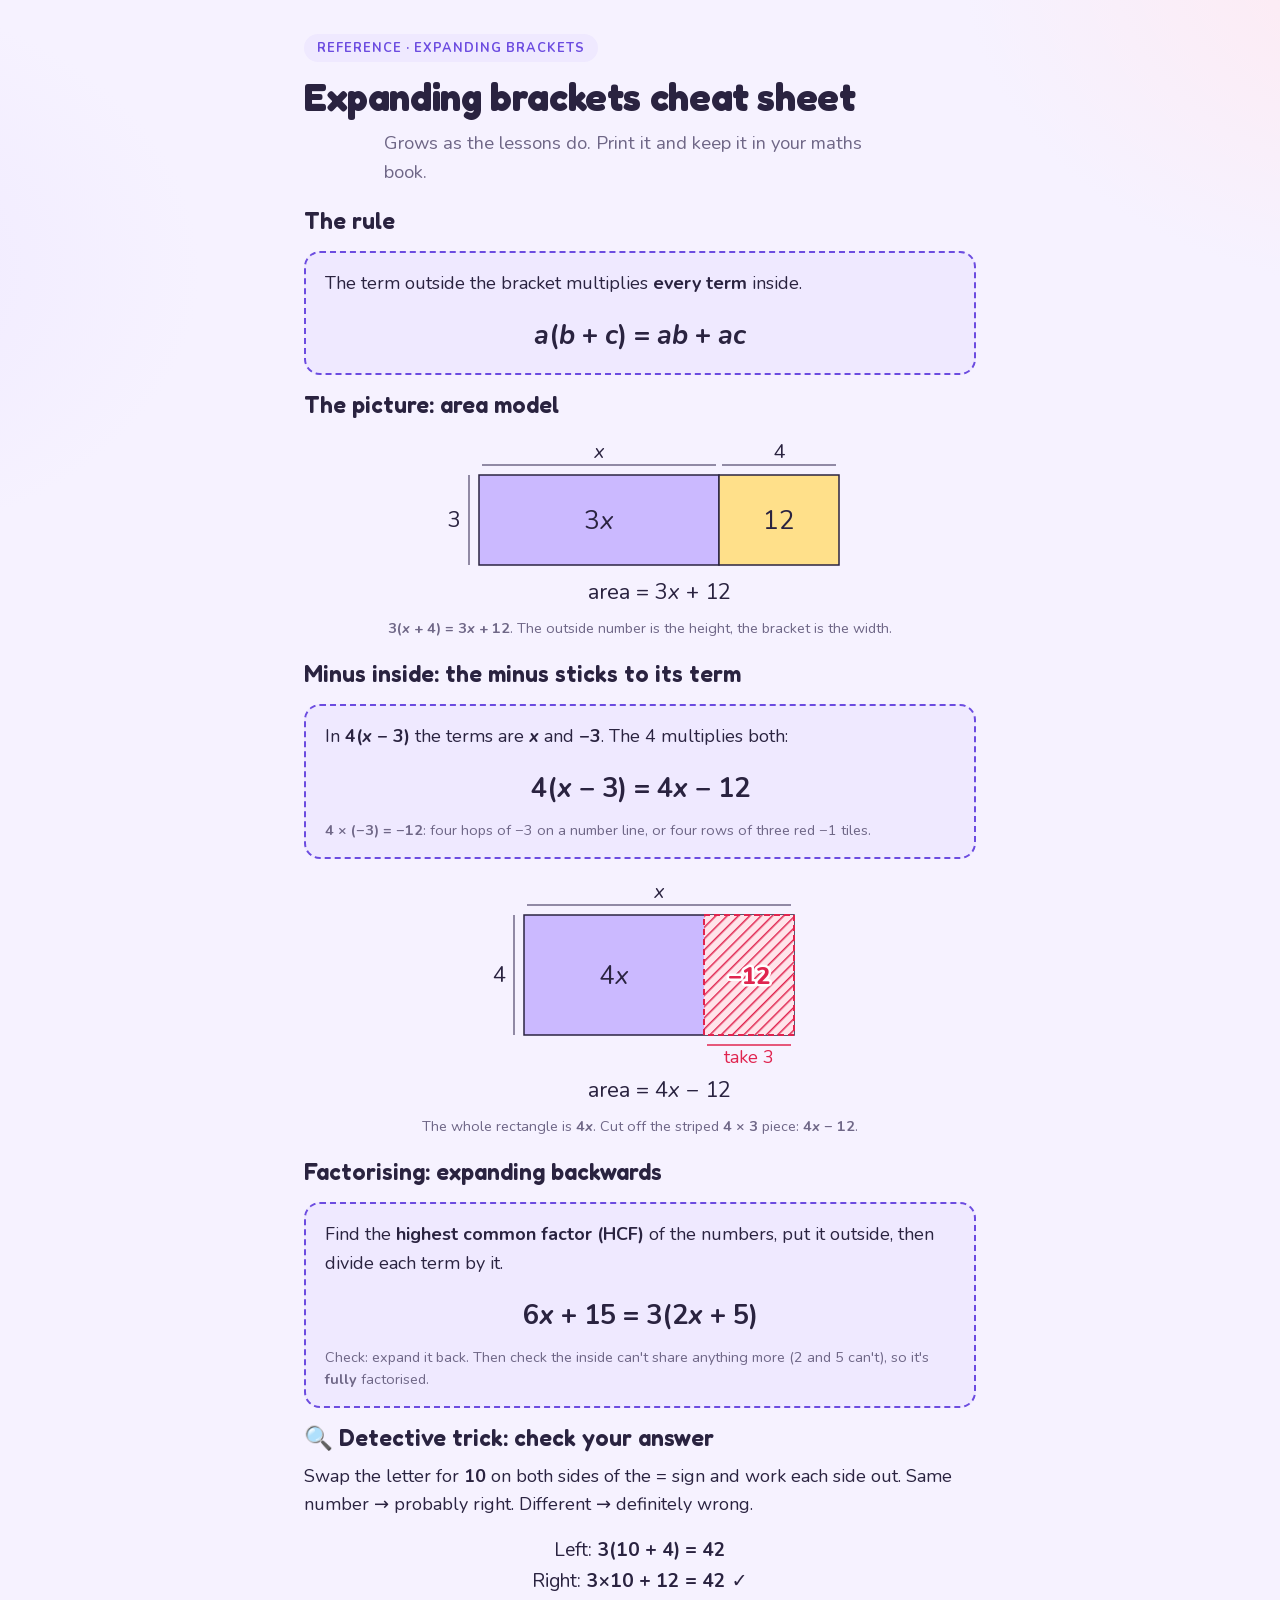
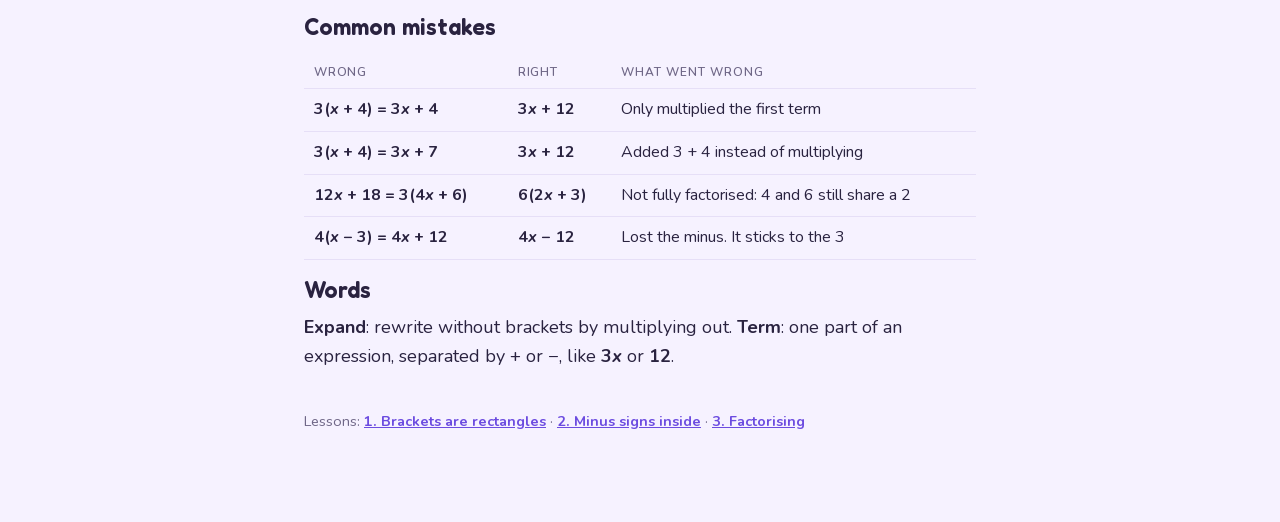
<file: reference/expanding-brackets.html>
<!doctype html>
<html lang="en-GB">
<head>
<meta charset="utf-8">
<meta name="viewport" content="width=device-width, initial-scale=1, viewport-fit=cover">
<meta name="theme-color" content="#6c4ce0">
<meta name="apple-mobile-web-app-capable" content="yes">
<meta name="mobile-web-app-capable" content="yes">
<meta name="apple-mobile-web-app-title" content="Maya's Maths">
<meta name="apple-mobile-web-app-status-bar-style" content="default">
<link rel="manifest" href="../manifest.webmanifest">
<link rel="apple-touch-icon" href="../icons/apple-touch-icon.png">
<link rel="icon" type="image/png" sizes="192x192" href="../icons/icon-192.png">
<script src="../assets/pwa.js"></script>
<title>Expanding Brackets Reference</title>
<link rel="stylesheet" href="../assets/course.css">
<script src="../assets/area-model.js"></script>
<style>
  .table-wrap { overflow-x: auto; }
  table { width: 100%; border-collapse: collapse; font-size: 1rem; margin: 1rem 0; }
  @media (max-width: 520px) { table { font-size: .9rem; } th, td { padding: .4rem; } }
  th, td { text-align: left; padding: .5rem .6rem; border-bottom: 1px solid var(--rule); vertical-align: top; }
  th { font: 600 .75rem var(--sans); text-transform: uppercase; letter-spacing: .08em; color: var(--muted); }
</style>
</head>
<body>
<main>
<p class="kicker">Reference · Expanding brackets</p>
<h1>Expanding brackets cheat sheet</h1>
<p class="lede">Grows as the lessons do. Print it and keep it in your maths book.</p>

<h2>The rule</h2>
<div class="box key">
  The term outside the bracket multiplies <strong>every term</strong> inside.
  <p class="display" style="margin-bottom:0"><span class="m"><i>a</i>(<i>b</i> + <i>c</i>) = <i>ab</i> + <i>ac</i></span></p>
</div>

<h2>The picture: area model</h2>
<figure>
  <div id="model"></div>
  <figcaption><span class="m">3(<i>x</i> + 4) = 3<i>x</i> + 12</span>. The outside number is the height, the bracket is the width.</figcaption>
</figure>

<h2>Minus inside: the minus sticks to its term</h2>
<div class="box key">
  In <span class="m">4(<i>x</i> − 3)</span> the terms are <span class="m"><i>x</i></span> and <span class="m">−3</span>. The 4 multiplies both:
  <p class="display" style="margin-bottom:0"><span class="m">4(<i>x</i> − 3) = 4<i>x</i> − 12</span></p>
  <p class="meta" style="margin-bottom:0"><span class="m">4 × (−3) = −12</span>: four hops of −3 on a number line, or four rows of three red −1 tiles.</p>
</div>
<figure>
  <div id="model-minus"></div>
  <figcaption>The whole rectangle is <span class="m">4<i>x</i></span>. Cut off the striped <span class="m">4 × 3</span> piece: <span class="m">4<i>x</i> − 12</span>.</figcaption>
</figure>

<h2>Factorising: expanding backwards</h2>
<div class="box key">
  Find the <strong>highest common factor (HCF)</strong> of the numbers, put it outside, then divide each term by it.
  <p class="display" style="margin-bottom:0"><span class="m">6<i>x</i> + 15 = 3(2<i>x</i> + 5)</span></p>
  <p class="meta" style="margin-bottom:0">Check: expand it back. Then check the inside can't share anything more (2 and 5 can't), so it's <strong>fully</strong> factorised.</p>
</div>

<h2>🔍 Detective trick: check your answer</h2>
<p>Swap the letter for <strong>10</strong> on both sides of the = sign and work each side out. Same number → probably right. Different → definitely wrong.</p>
<p class="display" style="font-size:1.2rem">Left: <span class="m">3(10 + 4) = 42</span><br>Right: <span class="m">3×10 + 12 = 42</span> ✓</p>

<h2>Common mistakes</h2>
<div class="table-wrap"><table>
  <tr><th>Wrong</th><th>Right</th><th>What went wrong</th></tr>
  <tr><td><span class="m">3(<i>x</i> + 4) = 3<i>x</i> + 4</span></td><td><span class="m">3<i>x</i> + 12</span></td><td>Only multiplied the first term</td></tr>
  <tr><td><span class="m">3(<i>x</i> + 4) = 3<i>x</i> + 7</span></td><td><span class="m">3<i>x</i> + 12</span></td><td>Added 3 + 4 instead of multiplying</td></tr>
  <tr><td><span class="m">12<i>x</i> + 18 = 3(4<i>x</i> + 6)</span></td><td><span class="m">6(2<i>x</i> + 3)</span></td><td>Not fully factorised: 4 and 6 still share a 2</td></tr>
  <tr><td><span class="m">4(<i>x</i> − 3) = 4<i>x</i> + 12</span></td><td><span class="m">4<i>x</i> − 12</span></td><td>Lost the minus. It sticks to the 3</td></tr>
</table></div>

<h2>Words</h2>
<p><strong>Expand</strong>: rewrite without brackets by multiplying out. <strong>Term</strong>: one part of an expression, separated by + or −, like <span class="m">3<i>x</i></span> or <span class="m">12</span>.</p>

<p class="meta no-print" style="margin-top:2.5rem">Lessons: <a href="../lessons/0001-brackets-as-rectangles.html">1. Brackets are rectangles</a> · <a href="../lessons/0002-minus-inside.html">2. Minus signs inside</a> · <a href="../lessons/0003-factorising.html">3. Factorising</a></p>
</main>
<script>
  AreaModel.render(document.getElementById("model"), {
    outer: { label: "3", size: 3 },
    parts: [ { label: "x", size: 8, product: "3x" }, { label: "4", size: 4, product: "12" } ],
    showTotal: true, maxWidth: 360
  });
  AreaModel.render(document.getElementById("model-minus"), {
    outer: { label: "4", size: 4 },
    parts: [ { label: "x", size: 9, product: "4x" }, { label: "3", size: 3, product: "-12", take: true } ],
    showTotal: true, maxWidth: 360
  });
</script>
</body>
</html>
</file>
<file: assets/course.css>
/* Shared stylesheet for every lesson and reference sheet. Friendly, bright, rounded. */
/* Fonts are hosted with the site (assets/fonts, SIL Open Font License) so lessons work offline. */
@font-face { font-family: "Fredoka"; font-style: normal; font-weight: 300 700; font-display: swap; src: url("fonts/fredoka-latin.woff2") format("woff2"); }
@font-face { font-family: "Nunito"; font-style: normal; font-weight: 200 1000; font-display: swap; src: url("fonts/nunito-latin.woff2") format("woff2"); }
@font-face { font-family: "Nunito"; font-style: italic; font-weight: 200 1000; font-display: swap; src: url("fonts/nunito-italic-latin.woff2") format("woff2"); }

:root {
  --bg: #f6f2ff;
  --bg-blob: #ffe9f0;
  --surface: #ffffff;
  --ink: #2a2340;
  --muted: #6f6787;
  --rule: #e6dff7;
  --accent: #6c4ce0;
  --accent-ink: #ffffff;
  --accent-soft: #efe9ff;
  --pop: #ff5c8a;
  --pop-soft: #ffe4ec;
  --sun: #ffc93c;
  --teal: #10b3a3;
  --teal-soft: #d8f7f3;
  --part-a: #cbb9ff;   /* x tiles / first area piece */
  --part-a-edge: #7d5ff0;
  --part-b: #ffe08a;   /* 1 tiles / second area piece */
  --part-b-edge: #e0a800;
  --part-c: #a8ecd9;
  --good: #149a4a;
  --good-soft: #dcfce7;
  --bad: #e0244f;
  --bad-soft: #ffe4ea;
  --shadow: 0 6px 22px rgba(76, 52, 160, .10);
  --radius: 22px;
  --serif: "Nunito", system-ui, sans-serif;   /* body + maths */
  --sans: "Nunito", system-ui, sans-serif;
  --display: "Fredoka", "Nunito", system-ui, sans-serif;
}
@media (prefers-color-scheme: dark) {
  :root:not([data-theme="light"]) {
    --bg: #15122a; --bg-blob: #2a1830; --surface: #211d3a; --ink: #f1edff; --muted: #aaa2cc; --rule: #352f58;
    --accent: #a68cff; --accent-ink: #15122a; --accent-soft: #2d2652; --pop: #ff8fb0; --pop-soft: #3d1a2a;
    --sun: #ffd166; --teal: #3dd9c5; --teal-soft: #123a36;
    --part-a: #5a45a8; --part-a-edge: #a68cff; --part-b: #8a6b14; --part-b-edge: #ffd166; --part-c: #1e5a4c;
    --good: #4ade80; --good-soft: #143222; --bad: #ff7a95; --bad-soft: #3b1622;
    --shadow: 0 6px 22px rgba(0, 0, 0, .35);
  }
}
:root[data-theme="dark"] {
  --bg: #15122a; --bg-blob: #2a1830; --surface: #211d3a; --ink: #f1edff; --muted: #aaa2cc; --rule: #352f58;
  --accent: #a68cff; --accent-ink: #15122a; --accent-soft: #2d2652; --pop: #ff8fb0; --pop-soft: #3d1a2a;
  --sun: #ffd166; --teal: #3dd9c5; --teal-soft: #123a36;
  --part-a: #5a45a8; --part-a-edge: #a68cff; --part-b: #8a6b14; --part-b-edge: #ffd166; --part-c: #1e5a4c;
  --good: #4ade80; --good-soft: #143222; --bad: #ff7a95; --bad-soft: #3b1622;
  --shadow: 0 6px 22px rgba(0, 0, 0, .35);
}

* { box-sizing: border-box; }
[hidden] { display: none !important; }
html { -webkit-text-size-adjust: 100%; scroll-behavior: smooth; }
body {
  margin: 0; color: var(--ink);
  background:
    radial-gradient(40rem 30rem at 110% -5%, var(--bg-blob), transparent 70%),
    radial-gradient(35rem 25rem at -15% 30%, var(--accent-soft), transparent 70%),
    var(--bg);
  background-attachment: fixed;
  font: 18px/1.6 var(--sans);
}
main { max-width: 44rem; margin: 0 auto; padding: 2rem 1rem 5rem; }

/* ---------- Header ---------- */
.hero { text-align: center; padding: 1rem 0 .5rem; }
.kicker {
  display: inline-block; font: 700 .8rem var(--sans); letter-spacing: .08em; text-transform: uppercase;
  color: var(--accent); background: var(--accent-soft); padding: .3rem .8rem; border-radius: 99px; margin: 0 0 .9rem;
}
h1 { font: 700 2.4rem/1.1 var(--display); margin: 0 0 .6rem; letter-spacing: -.01em; }
h1 .wiggle { display: inline-block; animation: wiggle 2.5s ease-in-out infinite; }
@keyframes wiggle { 0%, 80%, 100% { transform: rotate(0) } 85% { transform: rotate(-12deg) } 90% { transform: rotate(10deg) } 95% { transform: rotate(-6deg) } }
.lede { font-size: 1.15rem; color: var(--muted); margin: 0 auto 1.25rem; max-width: 32rem; }
h2 { font: 600 1.45rem/1.2 var(--display); margin: 0; }
h3 { font: 600 1.1rem var(--display); margin: 1rem 0 .3rem; }
a { color: var(--accent); font-weight: 700; }
.meta { font: .9rem/1.5 var(--sans); color: var(--muted); }
p { margin: .6rem 0; }

/* ---------- Journey (step progress) ---------- */
.journey {
  position: sticky; top: .5rem; z-index: 50; display: flex; justify-content: center; gap: .4rem; flex-wrap: wrap;
  background: color-mix(in srgb, var(--surface) 88%, transparent); backdrop-filter: blur(8px);
  border: 1px solid var(--rule); border-radius: 99px; padding: .4rem .6rem; margin: 1rem auto 1.5rem; width: fit-content; max-width: 100%;
  box-shadow: var(--shadow);
}
.journey a {
  display: grid; place-items: center; width: 2.4rem; height: 2.4rem; border-radius: 50%; text-decoration: none;
  font-size: 1.15rem; background: var(--accent-soft); position: relative; transition: transform .15s;
}
.journey a:hover { transform: scale(1.1); }
.journey a.done { background: var(--good-soft); }
.journey a.done::after {
  content: "✓"; position: absolute; right: -3px; bottom: -3px; width: 1rem; height: 1rem; border-radius: 50%;
  background: var(--good); color: var(--surface); font: 800 .65rem/1rem var(--sans); text-align: center;
}

/* ---------- Step cards ---------- */
.card {
  background: var(--surface); border: 1px solid var(--rule); border-radius: var(--radius); box-shadow: var(--shadow);
  padding: 1.4rem 1.4rem 1.5rem; margin: 1.5rem 0; scroll-margin-top: 5rem;
}
.card-head { display: flex; align-items: center; gap: .8rem; margin-bottom: .6rem; }
.bubble {
  flex: none; display: grid; place-items: center; width: 3rem; height: 3rem; border-radius: 16px;
  font-size: 1.6rem; background: var(--accent-soft); transform: rotate(-4deg);
}
.card:nth-of-type(3n+2) .bubble { background: var(--pop-soft); transform: rotate(3deg); }
.card:nth-of-type(3n) .bubble { background: var(--teal-soft); }
.chip {
  display: inline-block; font: 700 .75rem var(--sans); color: var(--muted); background: var(--bg);
  border: 1px solid var(--rule); border-radius: 99px; padding: .15rem .6rem; margin-left: auto; white-space: nowrap;
}

/* ---------- Maths ---------- */
.m { font-family: var(--serif); font-weight: 700; white-space: nowrap; }
.m i, i.v { font-style: italic; }
.display { font-size: 1.7rem; text-align: center; margin: 1rem 0; }

/* ---------- Callouts ---------- */
.box { background: var(--bg); border-radius: 16px; padding: 1rem 1.2rem; margin: 1rem 0; }
.box.key { background: var(--accent-soft); border: 2px dashed var(--accent); }
.box.warn { background: var(--pop-soft); }
.box > :first-child { margin-top: 0; } .box > :last-child { margin-bottom: 0; }
.label { font: 800 .75rem var(--sans); letter-spacing: .08em; text-transform: uppercase; color: var(--accent); display: block; margin-bottom: .3rem; }
.box.warn .label { color: var(--pop); }

details.reveal { background: var(--teal-soft); border-radius: 14px; padding: .7rem 1rem; margin: 1rem 0; }
details.reveal summary { font-weight: 700; cursor: pointer; }
details.reveal[open] summary { margin-bottom: .5rem; }

/* ---------- Algebra tiles (shared by tiles.js, factor.js and tile keys) ---------- */
.tile { display:inline-grid; place-items:center; height:var(--u, 36px); border-radius:9px; border:2px solid; font:800 1.1rem var(--serif); color:var(--ink); flex:none; }
.tile.tx { width:calc(var(--u, 36px) * 2.55); background:var(--part-a); border-color:var(--part-a-edge); font-style:italic; }
.tile.t1 { width:var(--u, 36px); background:var(--part-b); border-color:var(--part-b-edge); }
.tile.tn { width:var(--u, 36px); background:var(--bad-soft); border-color:var(--bad); color:var(--bad); font-size:.95rem; }

/* ---------- Figures ---------- */
figure { margin: 1.25rem 0; }
figcaption { font-size: .9rem; color: var(--muted); margin-top: .5rem; text-align: center; }
.area-model svg { display: block; max-width: 100%; height: auto; margin: 0 auto; }

/* ---------- Buttons & inputs ---------- */
button, .btn {
  font: 800 1rem var(--sans); border: none; background: var(--accent); color: var(--accent-ink);
  border-radius: 99px; padding: .6rem 1.2rem; cursor: pointer; box-shadow: 0 3px 0 color-mix(in srgb, var(--accent) 60%, #000);
  transition: transform .1s, box-shadow .1s;
}
button:active:not(:disabled) { transform: translateY(2px); box-shadow: 0 1px 0 color-mix(in srgb, var(--accent) 60%, #000); }
button.ghost { background: var(--accent-soft); color: var(--accent); box-shadow: none; }
button:disabled { opacity: .45; cursor: default; }
input.answer {
  font: 700 1.3rem var(--serif); padding: .5rem .8rem; border: 2px solid var(--rule); border-radius: 14px;
  background: var(--bg); color: var(--ink); width: 10rem; max-width: 100%; text-align: center;
}
input.answer:focus { outline: none; border-color: var(--accent); box-shadow: 0 0 0 4px var(--accent-soft); }
input.small { width: 4.5rem; }

/* ---------- Feedback ---------- */
.feedback { margin-top: .9rem; padding: .7rem 1rem; border-radius: 14px; font-weight: 600; }
.feedback.good { background: var(--good-soft); }
.feedback.bad { background: var(--bad-soft); }
.feedback:empty { display: none; }
.shake { animation: shake .4s; }
@keyframes shake { 20%, 60% { transform: translateX(-6px) } 40%, 80% { transform: translateX(6px) } }
.pop-in { animation: popin .35s cubic-bezier(.3, 1.6, .5, 1); }
@keyframes popin { from { transform: scale(.4); opacity: 0 } to { transform: scale(1); opacity: 1 } }

/* ---------- Drag and drop (shared by drag.js components) ---------- */
.draggable { cursor: grab; user-select: none; -webkit-user-select: none; touch-action: none; }
.draggable:active { cursor: grabbing; }
html.is-dragging, html.is-dragging * { cursor: grabbing !important; }
.drag-ghost { cursor: grabbing; transform: rotate(-3deg) scale(1.06); box-shadow: 0 10px 25px rgba(0,0,0,.2); opacity: .95; }
.drag-source { opacity: .35; }
.drop-ready { outline: 3px dashed color-mix(in srgb, var(--accent) 45%, transparent); outline-offset: 3px; }
.drop-over { outline: 3px solid var(--accent); outline-offset: 3px; background-color: var(--accent-soft) !important; }

/* ---------- Video cards ---------- */
.videos { display: grid; gap: 1rem; }
.video {
  position: relative; display: block; width: 100%; aspect-ratio: 16 / 9; border-radius: 18px; overflow: hidden;
  background: #000 center / cover no-repeat; border: none; padding: 0; cursor: pointer; box-shadow: var(--shadow);
}
.video.short { aspect-ratio: 9 / 16; max-width: 15rem; margin: 0 auto; }
.video .play {
  position: absolute; inset: 0; margin: auto; width: 4.2rem; height: 4.2rem; border-radius: 50%;
  background: var(--pop); color: #fff; display: grid; place-items: center; font-size: 1.6rem;
  box-shadow: 0 6px 20px rgba(0,0,0,.35); transition: transform .15s;
}
.video:hover .play { transform: scale(1.1); }
.video .vlabel {
  position: absolute; left: .6rem; bottom: .6rem; right: .6rem; text-align: left; color: #fff;
  font: 700 .9rem var(--sans); text-shadow: 0 1px 4px rgba(0,0,0,.8);
}
.video iframe { position: absolute; inset: 0; width: 100%; height: 100%; border: 0; }
.link-card {
  display: flex; gap: .9rem; align-items: center; text-decoration: none; color: var(--ink);
  background: var(--bg); border-radius: 16px; padding: .8rem 1rem; border: 2px solid var(--rule); transition: border-color .15s;
}
.link-card:hover { border-color: var(--accent); }
.link-card .icon { font-size: 1.8rem; }
.link-card strong { display: block; }
.link-card span { font-weight: 400; color: var(--muted); font-size: .9rem; }

/* ---------- Video pop-up (lesson.js) ---------- */
dialog.video-modal {
  border: none; padding: 0; background: var(--surface); color: var(--ink); border-radius: 24px; overflow: hidden;
  width: min(92vw, 960px, calc((92vh - 4rem) * 16 / 9)); max-width: none; max-height: 92vh; box-shadow: 0 30px 80px rgba(20, 10, 60, .45);
  animation: vm-in .45s cubic-bezier(.34, 1.56, .64, 1);
}
dialog.video-modal.short { width: min(92vw, 400px, calc((92vh - 4rem) * 9 / 16)); }
dialog.video-modal::backdrop { background: rgba(30, 18, 70, .72); backdrop-filter: blur(6px); animation: vm-fade .25s ease; }
dialog.video-modal.closing { animation: vm-out .18s ease forwards; }
dialog.video-modal.closing::backdrop { animation: vm-fade .18s ease reverse forwards; }
@keyframes vm-in { from { transform: scale(.6) translateY(40px) rotate(-3deg); opacity: 0 } to { transform: none; opacity: 1 } }
@keyframes vm-out { to { transform: scale(.85) translateY(20px); opacity: 0 } }
@keyframes vm-fade { from { opacity: 0 } }
.vm-top { display: flex; align-items: center; gap: 1rem; padding: .7rem .8rem .7rem 1.2rem; }
.vm-title { font: 600 1.05rem var(--display); flex: 1; }
.vm-close { width: 2.4rem; height: 2.4rem; padding: 0; border-radius: 50%; font-size: 1rem; background: var(--pop); color: #fff;
  box-shadow: 0 3px 0 color-mix(in srgb, var(--pop) 60%, #000); }
.vm-frame { position: relative; aspect-ratio: 16 / 9; background: #000; }
dialog.video-modal.short .vm-frame { aspect-ratio: 9 / 16; max-height: calc(92vh - 4rem); margin: 0 auto; }
.vm-frame iframe { position: absolute; inset: 0; width: 100%; height: 100%; border: 0; }
.vm-fallback { position: absolute; inset: 0; display: grid; place-items: center; text-align: center; background: center / cover no-repeat; }
.vm-fallback > div { background: color-mix(in srgb, var(--surface) 92%, transparent); border-radius: 18px; padding: 1.2rem; margin: 1rem; max-width: 22rem; }
.vm-fallback .btn { display: inline-block; text-decoration: none; margin: .4rem 0; }

/* ---------- Sound toggle (sounds.js) ---------- */
.sound-toggle {
  position: fixed; right: 1rem; bottom: 1rem; z-index: 60; width: 2.8rem; height: 2.8rem; padding: 0; border-radius: 50%;
  font-size: 1.2rem; background: var(--surface); color: var(--ink); border: 1px solid var(--rule); box-shadow: var(--shadow);
}
@media print { .sound-toggle { display: none; } }

/* ---------- Footer ---------- */
.ask {
  display: flex; gap: .8rem; align-items: flex-start; background: var(--surface); border: 2px solid var(--accent-soft);
  border-radius: var(--radius); padding: 1rem 1.2rem; margin-top: 1.5rem;
}
.ask .icon { font-size: 1.8rem; }
nav.lessons { display: flex; flex-wrap: wrap; justify-content: space-between; gap: .6rem 1rem; margin-top: 2rem; font-weight: 700; }

/* ---------- Confetti (celebrate.js) ---------- */
.confetti { position: fixed; top: -12px; width: 10px; height: 14px; border-radius: 3px; z-index: 2000; pointer-events: none;
  animation: fall linear forwards; }
@keyframes fall { to { transform: translate(var(--dx), 105vh) rotate(var(--rot)); } }

img, svg, video, iframe { max-width: 100%; }
@media (max-width: 520px) {
  body { font-size: 17px; }
  main { padding-left: 1rem; padding-right: 1rem; }
  .journey { gap: .25rem; padding: .35rem .45rem; }
  .journey a { width: 2.15rem; height: 2.15rem; font-size: 1rem; }
  .card-head { gap: .6rem; }
  .bubble { width: 2.5rem; height: 2.5rem; font-size: 1.3rem; border-radius: 13px; }
  h2 { font-size: 1.25rem; }
  .sound-toggle { right: .6rem; bottom: .6rem; width: 2.4rem; height: 2.4rem; font-size: 1rem; }
  .ask { padding: .9rem; }
  h1 { font-size: 1.9rem; }
  .card { padding: 1.1rem 1rem 1.25rem; }
  .display { font-size: 1.4rem; }
}
@media (prefers-reduced-motion: reduce) {
  *, *::before, *::after { animation: none !important; transition: none !important; }
}
@media print {
  body { background: #fff; color: #000; font-size: 12pt; }
  main { max-width: none; padding: 0; }
  .no-print, nav.lessons, .ask, .journey, .videos { display: none !important; }
  .card { box-shadow: none; break-inside: avoid; }
}

/* ---------- App on iPhone (safe areas: the notch and home bar) ---------- */
main {
  padding-left: max(1rem, env(safe-area-inset-left));
  padding-right: max(1rem, env(safe-area-inset-right));
  padding-bottom: max(5rem, calc(env(safe-area-inset-bottom) + 4rem));
}
.sound-toggle { right: max(1rem, env(safe-area-inset-right)); bottom: max(1rem, env(safe-area-inset-bottom)); }
button, a, summary, label { touch-action: manipulation; -webkit-tap-highlight-color: transparent; }
html.standalone body { overscroll-behavior-y: none; }

/* ---------- iPhone 12 landscape (844 × 390): short and wide ---------- */
/* Less height means: smaller headings, tighter cards, a non-sticky step bar,
   and side-by-side layouts for the games (in each component's own CSS). */
@media (orientation: landscape) and (max-height: 500px) {
  body { font-size: 16px; line-height: 1.5; }
  main { max-width: 52rem; padding-top: max(.6rem, env(safe-area-inset-top)); }
  .hero { padding: 0; }
  .kicker { margin-bottom: .4rem; font-size: .7rem; }
  h1 { font-size: 1.7rem; margin-bottom: .3rem; }
  .lede { font-size: 1rem; max-width: 44rem; margin-bottom: .4rem; }
  .hero .meta { margin: .2rem 0; }
  .journey { position: static; margin: .6rem auto .4rem; padding: .3rem .5rem; }
  .journey a { width: 2.1rem; height: 2.1rem; font-size: 1rem; }
  .card { padding: .9rem 1.2rem 1rem; margin: 1rem 0; scroll-margin-top: .6rem; }
  .card-head { margin-bottom: .3rem; gap: .6rem; }
  .bubble { width: 2.3rem; height: 2.3rem; font-size: 1.2rem; border-radius: 12px; }
  h2 { font-size: 1.25rem; }
  p { margin: .4rem 0; }
  .box { padding: .7rem 1rem; margin: .6rem 0; }
  .display { font-size: 1.35rem; margin: .5rem 0; }
  .video { max-width: 26rem; margin-left: auto; margin-right: auto; }
  .video.short { max-width: 9rem; }
  .videos { grid-template-columns: repeat(auto-fit, minmax(14rem, 1fr)); }
  .feedback { padding: .6rem .9rem; margin-top: .5rem; }
  .sound-toggle { width: 2.3rem; height: 2.3rem; font-size: 1rem; }
  .practice-prompt { margin: .3rem 0 .5rem !important; }
  .quiz ol { grid-template-columns: 1fr 1fr; }
  .quiz { margin: .6rem 0; }
  .lesson-list { grid-template-columns: 1fr 1fr; gap: .7rem; }
  .lesson-list .card { margin: 0; }
  .fb-form textarea { min-height: 4rem; }
  .fb-moods { margin: .3rem 0 .5rem; }
  nav.lessons { margin-top: 1rem; }
  figure { margin: .6rem 0; }
}
</file>
